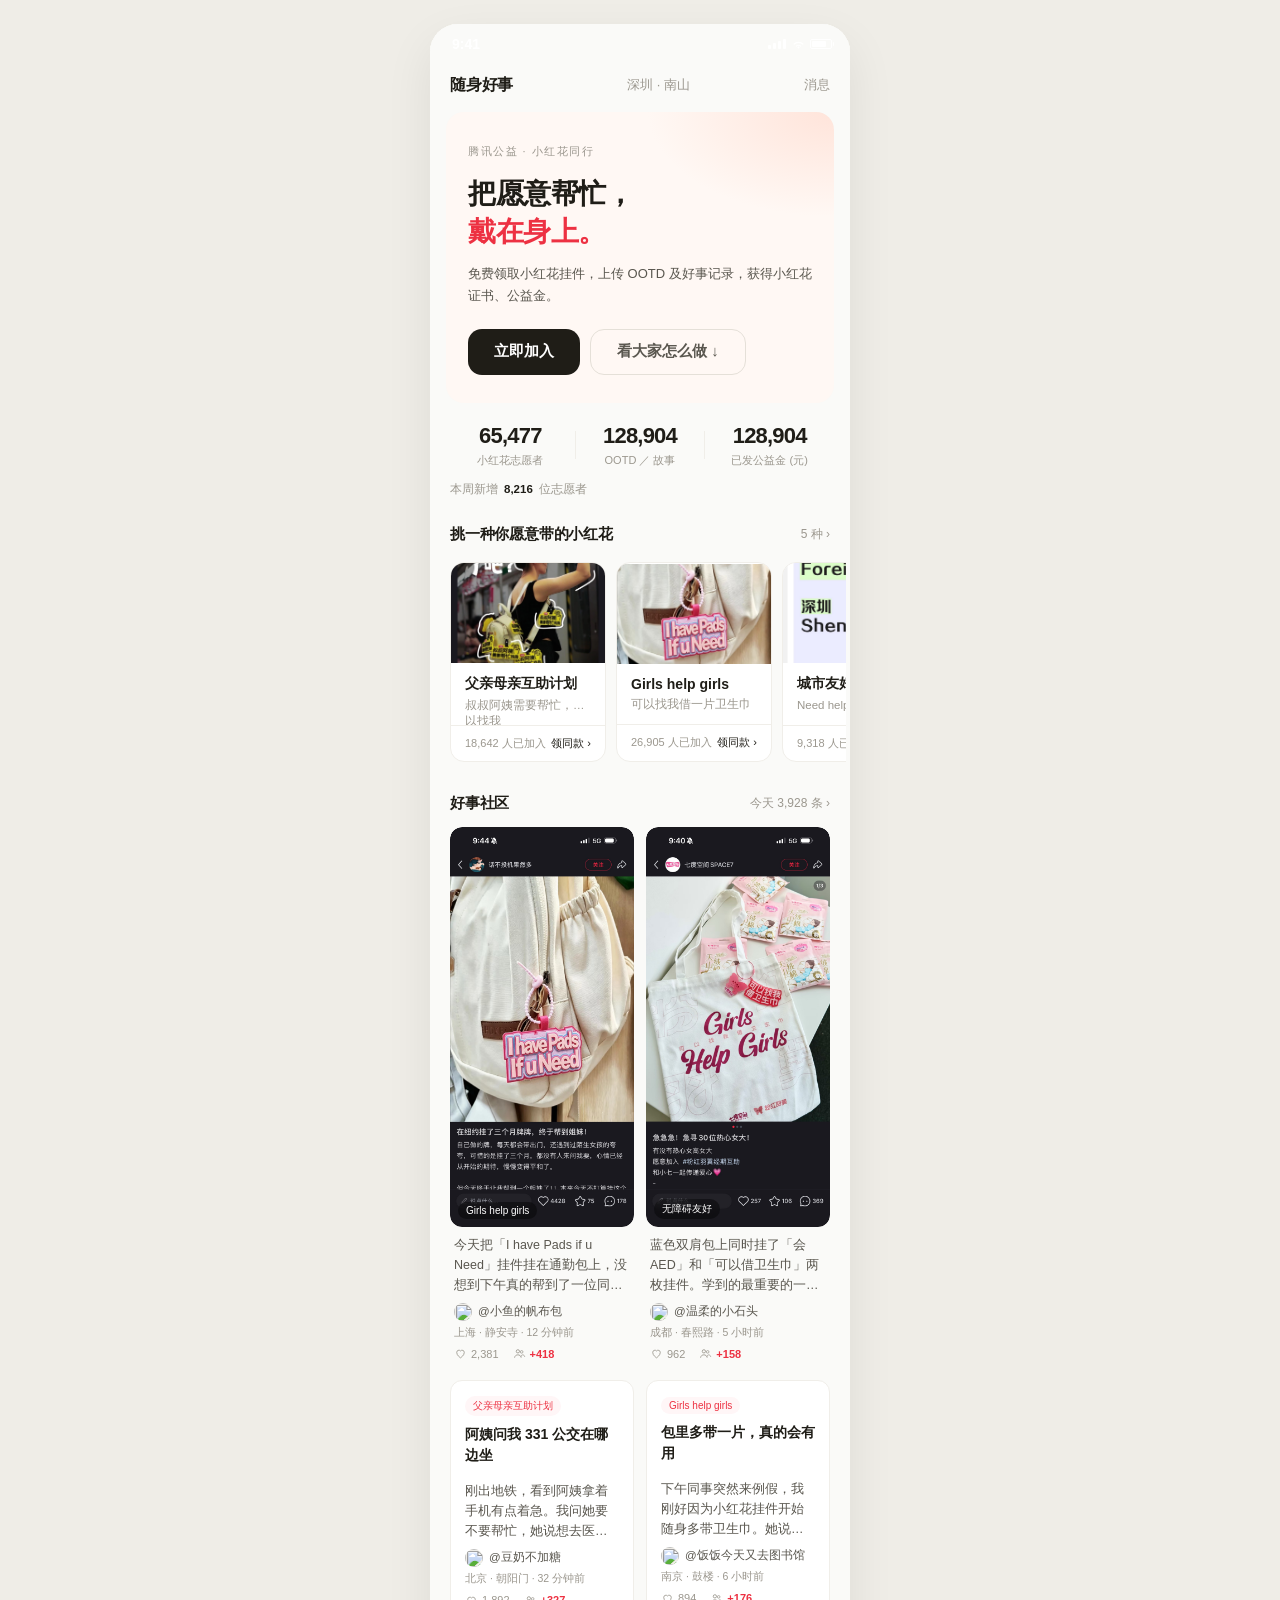
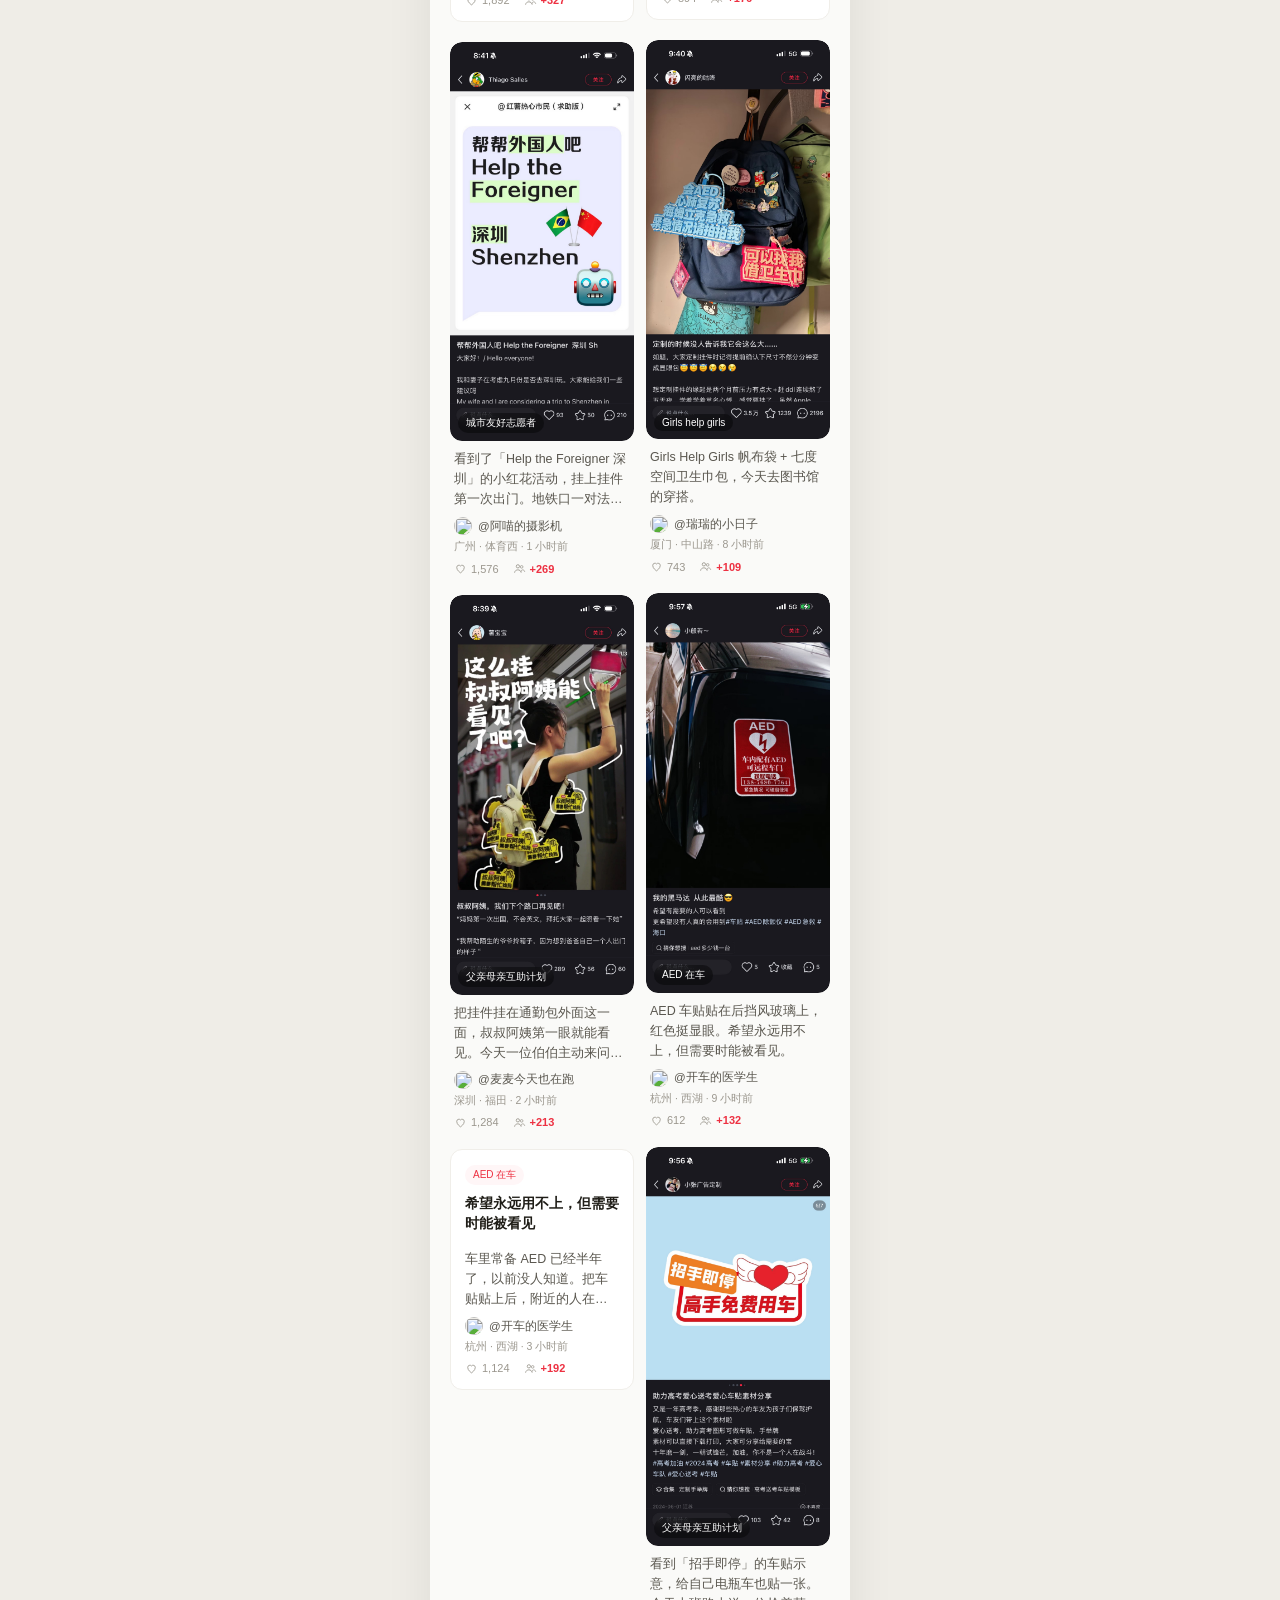
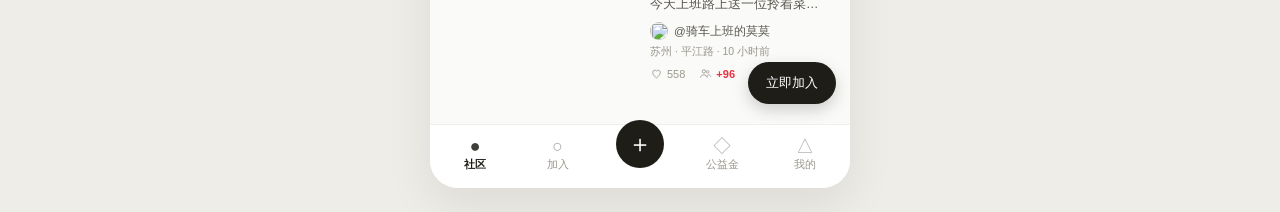
<file: index.html>
<!DOCTYPE html>
<html lang="zh-CN">
  <head>
    <meta charset="UTF-8" />
    <meta name="viewport" content="width=device-width, initial-scale=1.0, viewport-fit=cover, maximum-scale=1, user-scalable=no" />
    <meta name="theme-color" content="#FAFAF8" />
    <meta name="apple-mobile-web-app-capable" content="yes" />
    <meta name="apple-mobile-web-app-status-bar-style" content="default" />
    <title>随身好事 · 小红花同行</title>
    <meta name="description" content="腾讯公益 · 小红花志愿者倡导活动。免费领取小红花挂件，上传 OOTD 及好事记录，获得证书与公益金。" />
    <script type="module" crossorigin src="assets/standalone-BG9DI69L.js"></script>
    <link rel="modulepreload" crossorigin href="assets/global-CMhyKqyP.js">
    <link rel="modulepreload" crossorigin href="assets/Page-B3srGvG8.js">
    <link rel="stylesheet" crossorigin href="assets/global-QYRC3bTD.css">
    <link rel="stylesheet" crossorigin href="assets/Page-De9cpTIY.css">
    <link rel="stylesheet" crossorigin href="assets/standalone-CY6jdjh2.css">
  </head>
  <body>
    <div id="root"></div>
  </body>
</html>
</file>
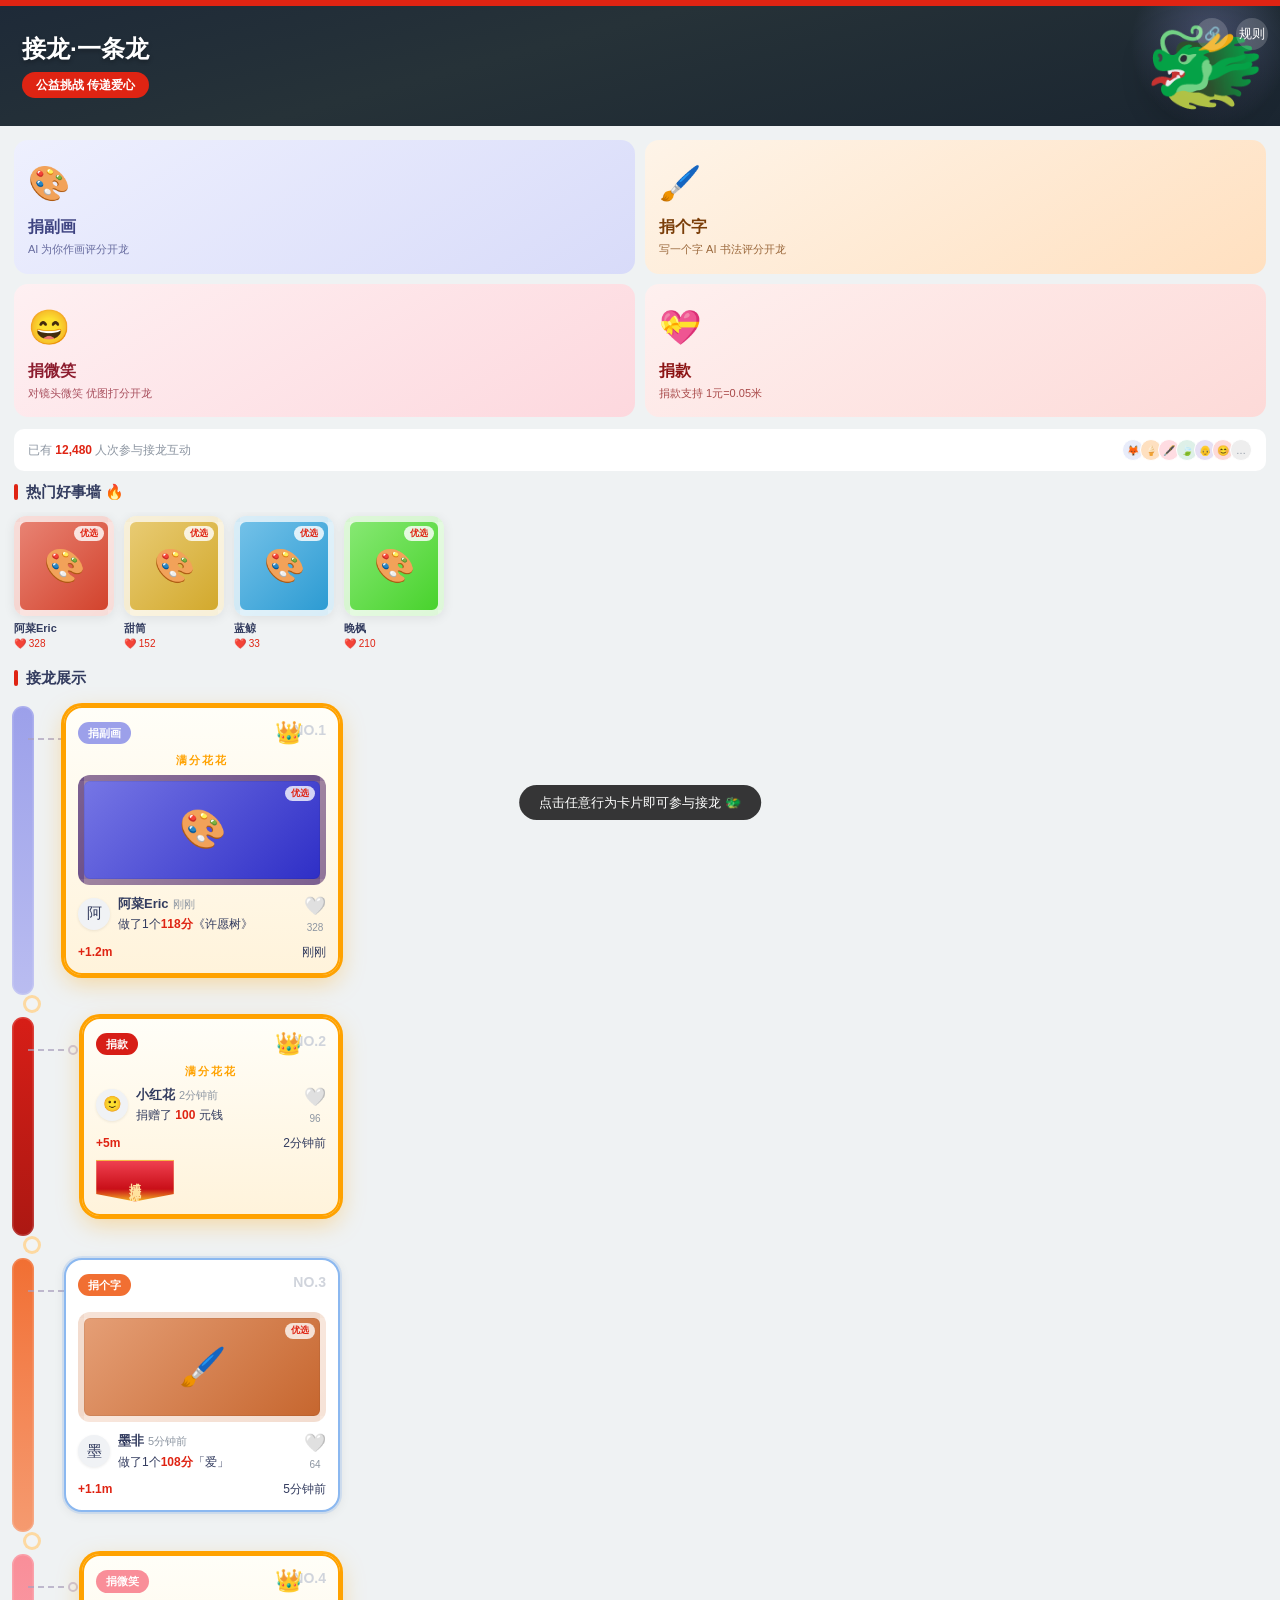
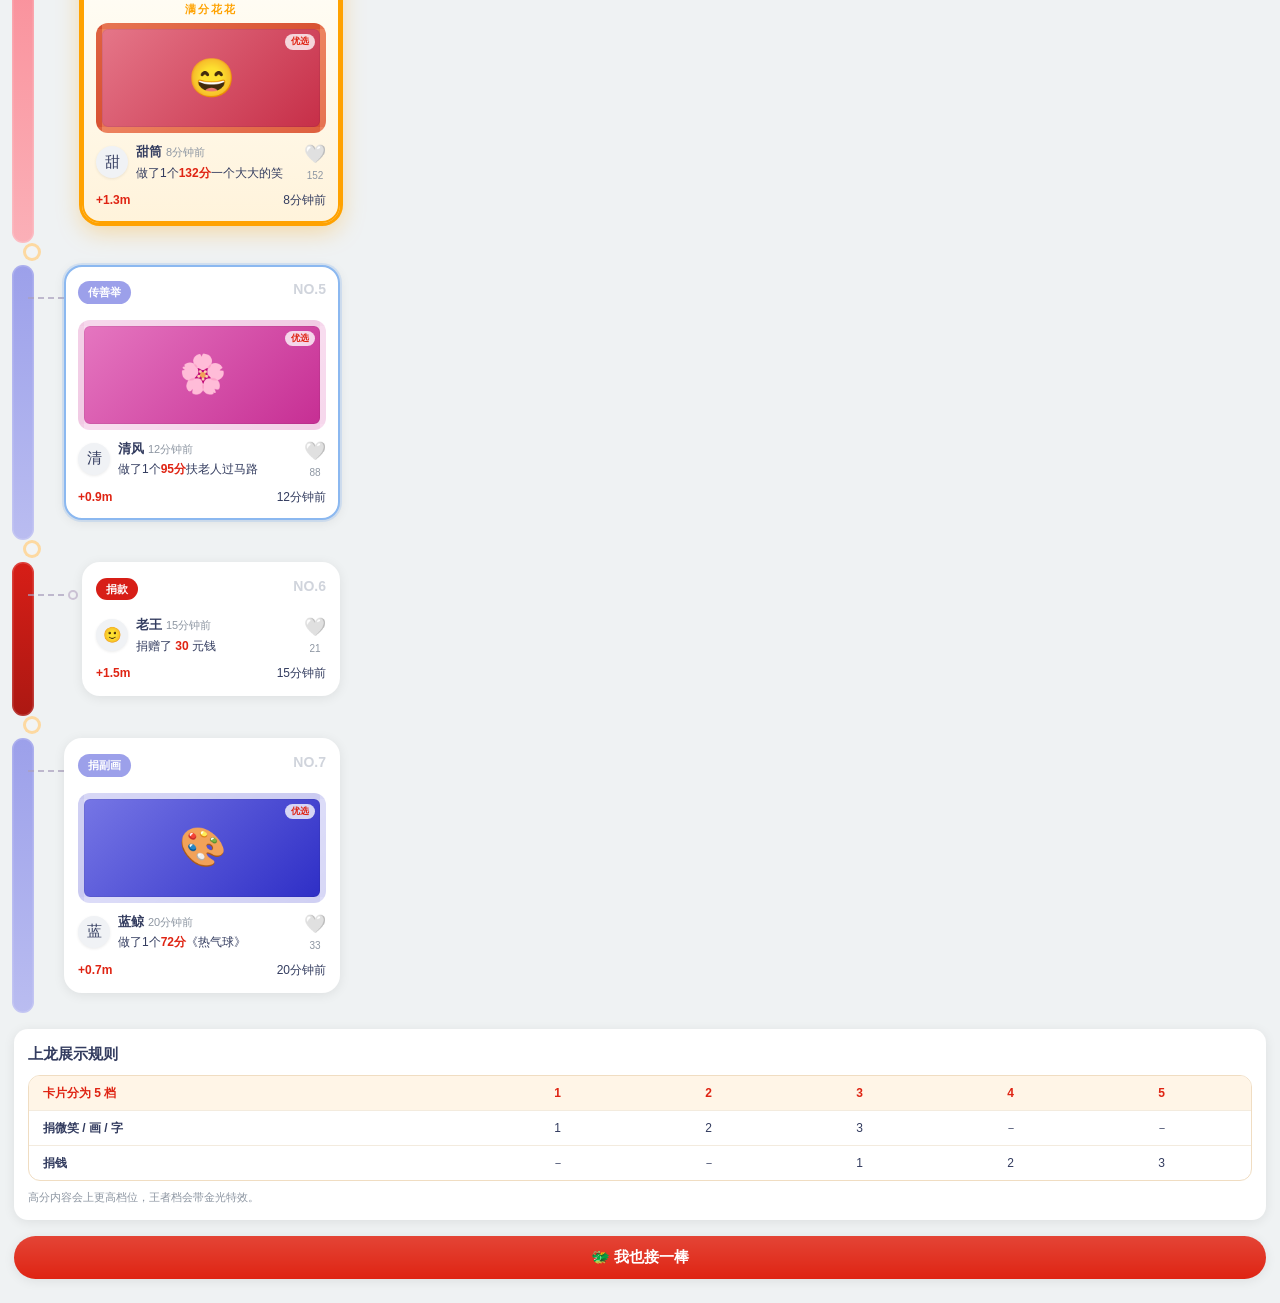
<file: dragon/index.html>
<!DOCTYPE html>
<html lang="zh-CN">
<head>
<meta charset="UTF-8" />
<meta name="viewport" content="width=device-width,initial-scale=1.0,maximum-scale=1.0,user-scalable=no" />
<title>接龙·一条龙</title>
<link rel="stylesheet" href="styles.css" />
</head>
<body>
<div id="app" class="page">

  <!-- 顶部全宽红条 -->
  <div class="top-bar-red"></div>

  <!-- 深色 Banner -->
  <div class="banner">
    <div class="banner-dragon-img">🐲</div>
    <div class="banner-title">接龙·一条龙</div>
    <div class="banner-sub">公益挑战 传递爱心</div>
    <div class="banner-ops">
      <div class="op" data-act="share">🔗</div>
      <div class="op" data-act="rule">规则</div>
    </div>
  </div>

  <!-- 4 色行为入口 -->
  <div class="action-area">
    <div class="action-grid">
      <div class="act-card act-draw" data-act="draw">
        <span class="act-icon">🎨</span>
        <div class="act-label">捐副画</div>
        <div class="act-desc">AI 为你作画评分开龙</div>
      </div>
      <div class="act-card act-calligraphy" data-act="calligraphy">
        <span class="act-icon">🖌️</span>
        <div class="act-label">捐个字</div>
        <div class="act-desc">写一个字 AI 书法评分开龙</div>
      </div>
      <div class="act-card act-smile" data-act="smile">
        <span class="act-icon">😄</span>
        <div class="act-label">捐微笑</div>
        <div class="act-desc">对镜头微笑 优图打分开龙</div>
      </div>
      <div class="act-card act-donate" data-act="donate">
        <span class="act-icon">💝</span>
        <div class="act-label">捐款</div>
        <div class="act-desc">捐款支持 1元=0.05米</div>
      </div>
    </div>

    <!-- 参与人次 -->
    <div class="people-bar">
      <span>已有 <b id="join-count">12,480</b> 人次参与接龙互动</span>
      <div class="av-row" id="av-row"></div>
    </div>
  </div>

  <!-- 热门好事墙 -->
  <div class="section-label">热门好事墙 🔥</div>
  <div class="hot-scroll" id="hot-scroll"></div>

  <!-- 龙身主轴 -->
  <div class="section-label" style="padding-top:6px;">接龙展示</div>
  <div id="dragon-body"></div>

  <!-- 上龙展示规则 -->
  <div class="rule-card">
    <div class="r-title">上龙展示规则</div>
    <div class="tier-board">
      <div class="tier-row head"><span>卡片分为 5 档</span><b>1</b><b>2</b><b>3</b><b>4</b><b>5</b></div>
      <div class="tier-row"><span>捐微笑 / 画 / 字</span><em>1</em><em>2</em><em>3</em><em>－</em><em>－</em></div>
      <div class="tier-row"><span>捐钱</span><em>－</em><em>－</em><em>1</em><em>2</em><em>3</em></div>
    </div>
    <div class="tier-hint">高分内容会上更高档位，王者档会带金光特效。</div>
  </div>

  <!-- CTA -->
  <div class="cta-area">
    <button class="btn block" data-act="join-quick">🐲 我也接一棒</button>
  </div>

  <!-- 规则弹窗 -->
  <div class="rule-overlay" id="rule-overlay">
    <div class="rule-box">
      <div class="icon">🐲</div>
      <div class="title">接龙规则</div>
      <div class="body">
        <p>1. 每位用户可在接龙中选择画画、写字、微笑或捐款参与</p>
        <p>2. 参与接龙后，内容将挂载在龙身上展示</p>
        <p>3. 高分内容会进入更高档位，获得更多曝光</p>
        <p>4. 王者档内容将获得金光特效和专属展示位</p>
        <p>5. 你可以为喜欢的作品点赞，助力它上更高档</p>
      </div>
      <div class="rule-close" data-act="close-rule">✕</div>
    </div>
  </div>

</div>
<script src="data.js"></script>
<script src="app.js"></script>
</body>
</html>
</file>
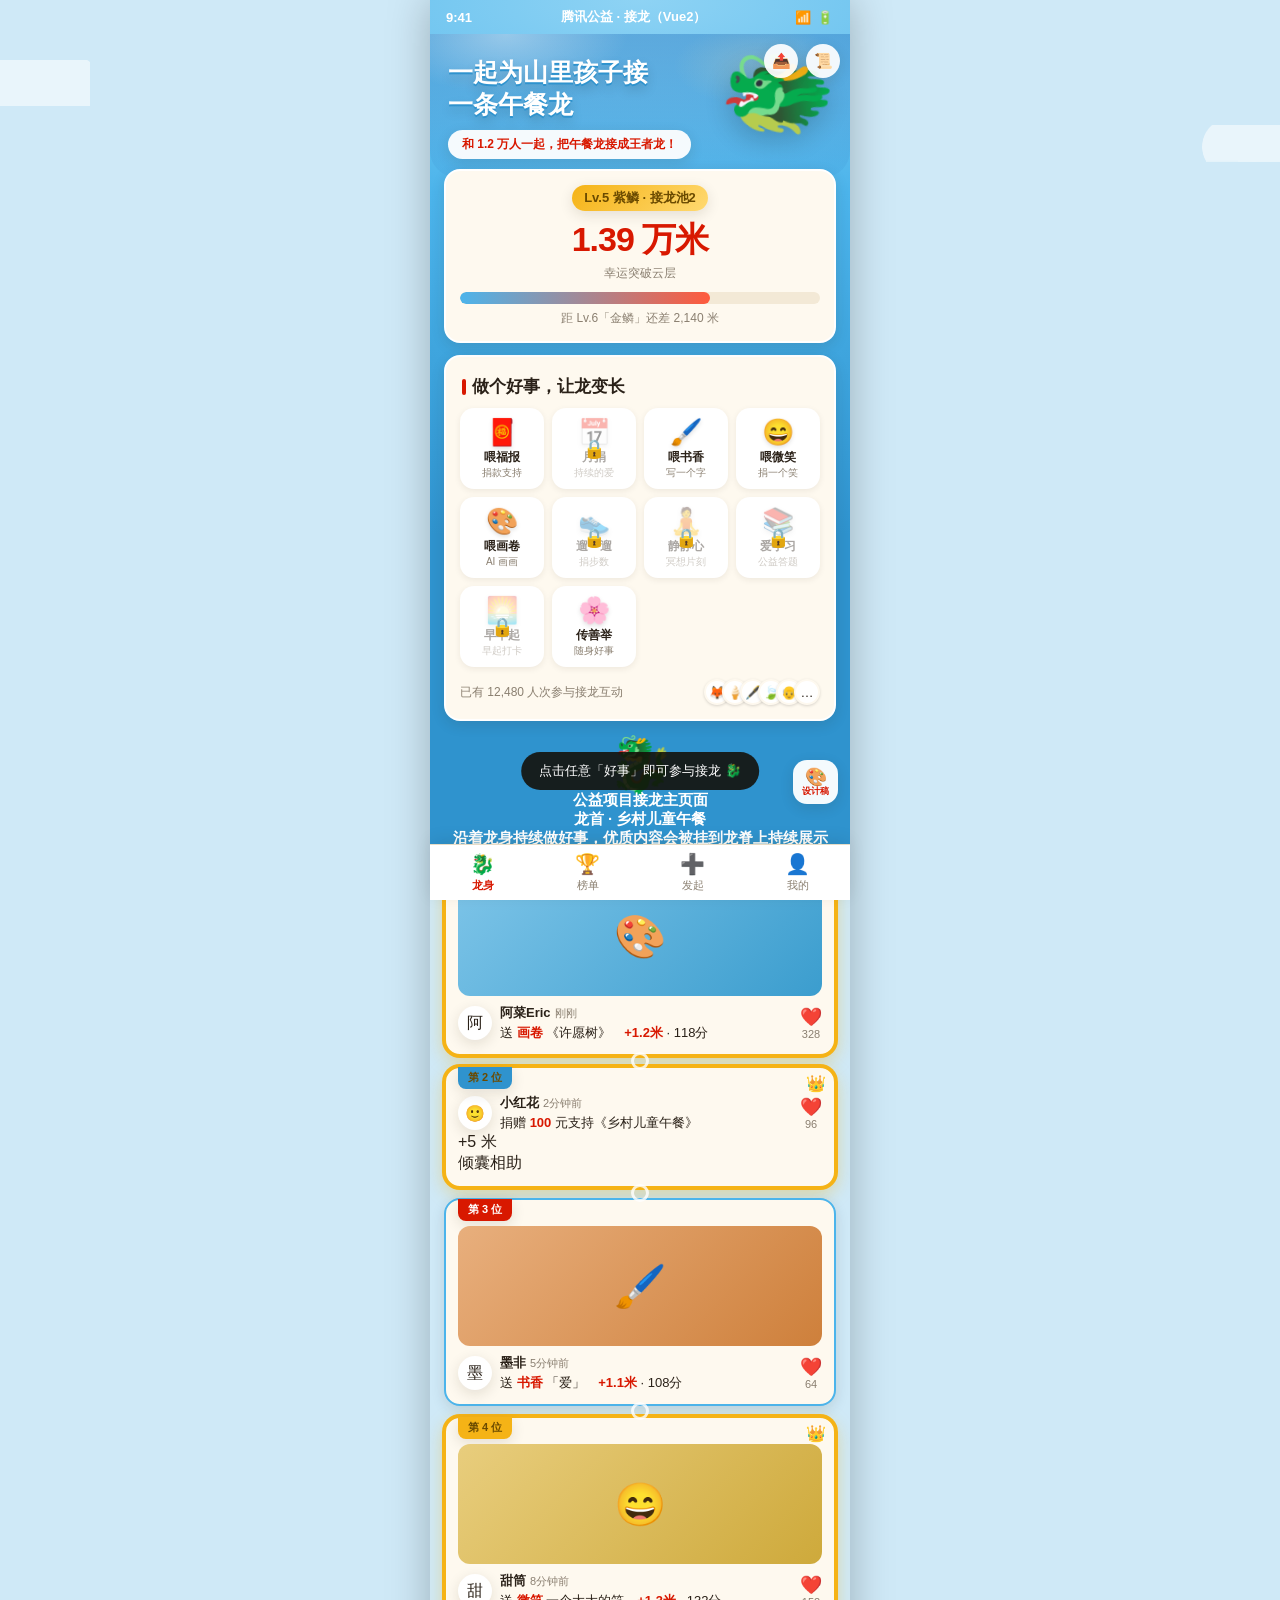
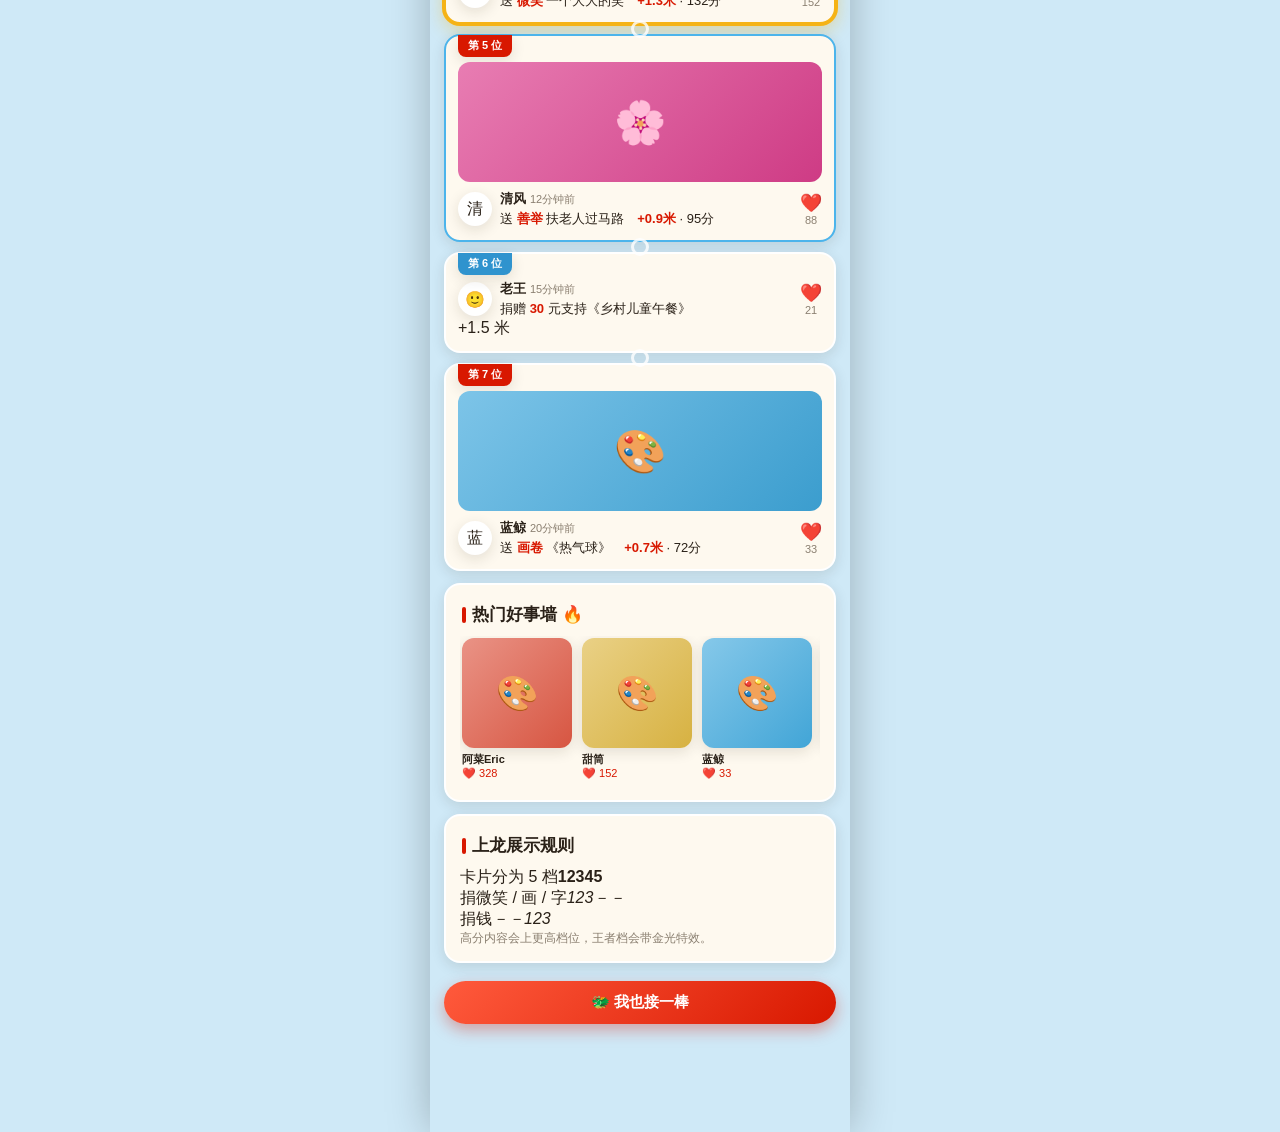
<file: dragon/demo-vue/index.html>
<!DOCTYPE html>
<html lang="zh-CN">
<head>
  <meta charset="UTF-8" />
  <meta name="viewport" content="width=device-width, initial-scale=1, maximum-scale=1, user-scalable=no, viewport-fit=cover" />
  <title>腾讯公益 · 接龙一条龙（Vue2 版）</title>
  <link rel="stylesheet" href="styles.css" />
</head>
<body>
  <div id="app"></div>

  <script src="vendor/vue.min.js"></script>
  <script src="data.js"></script>
  <!-- 组件（对齐历史 solitaire_v2 结构） -->
  <script src="components/DragonMeter.js"></script>
  <script src="components/BehaviorGrid.js"></script>
  <script src="components/HotWall.js"></script>
  <script src="components/DragonList.js"></script>
  <script src="components/RankBoard.js"></script>
  <script src="components/CreatePanel.js"></script>
  <script src="components/Profile.js"></script>
  <script src="components/BehaviorDialog.js"></script>
  <script src="components/BlindBox.js"></script>
  <script src="components/RuleShareDialog.js"></script>
  <script src="components/RefGallery.js"></script>
  <script src="app.js"></script>
</body>
</html>
</file>
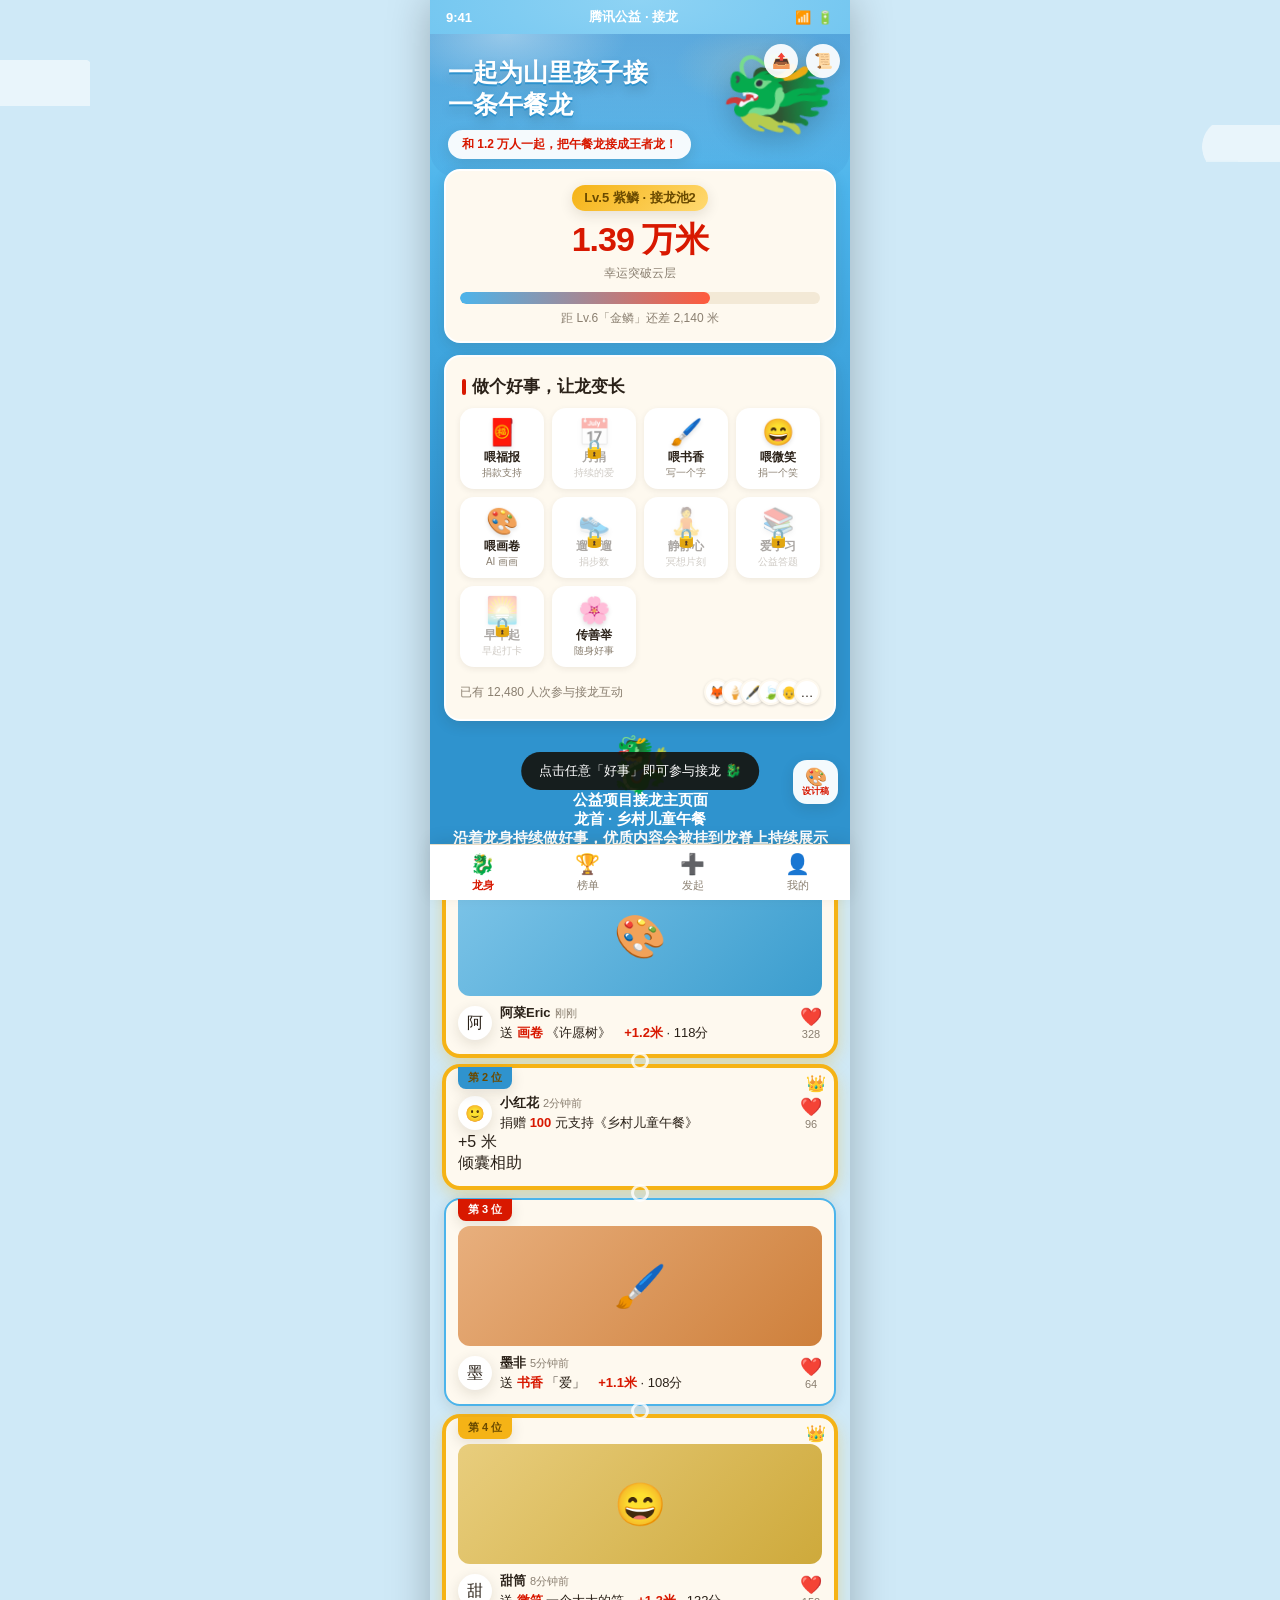
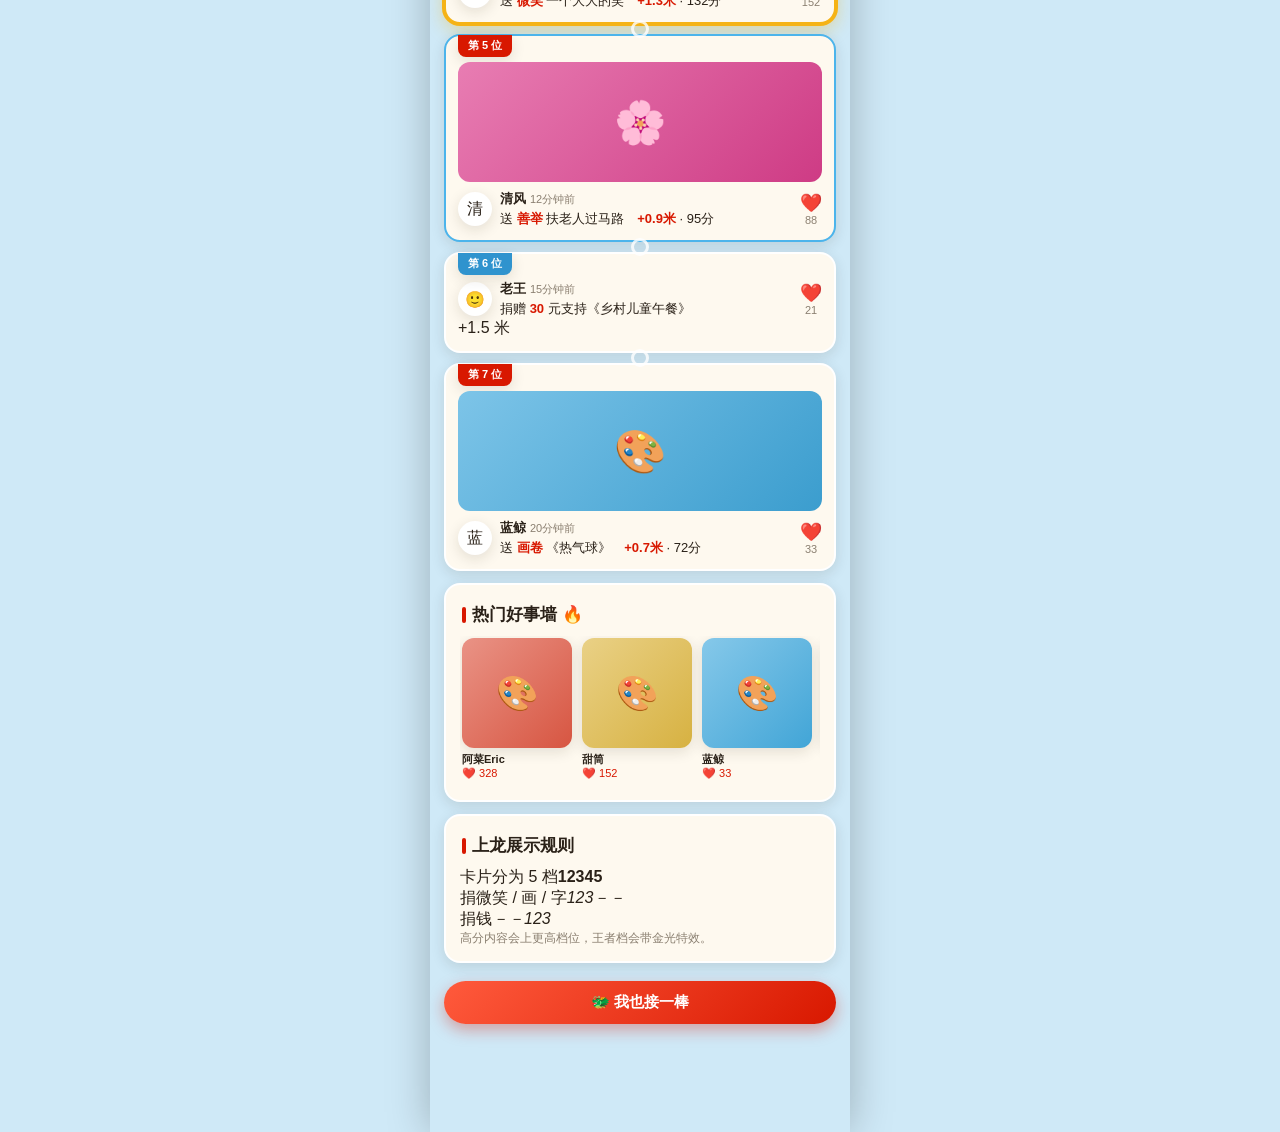
<file: dragon/demo/index.html>
<!DOCTYPE html>
<html lang="zh-CN">
<head>
  <meta charset="UTF-8" />
  <meta name="viewport" content="width=device-width, initial-scale=1, maximum-scale=1, user-scalable=no, viewport-fit=cover" />
  <title>腾讯公益 · 接龙一条龙</title>
  <link rel="stylesheet" href="styles.css" />
</head>
<body>
  <div id="phone">
    <div class="statusbar">
      <span>9:41</span>
      <span>腾讯公益 · 接龙</span>
      <span class="dots">📶 🔋</span>
    </div>

    <!-- ============ 龙身首页 ============ -->
    <section id="view-home" class="view active">
      <div class="banner">
        <div class="ops">
          <button class="op" data-act="share" title="分享">📤</button>
          <button class="op" data-act="rule" title="规则">📜</button>
        </div>
        <div class="title" id="home-title"></div>
        <div class="topword" id="home-topword"></div>
      </div>

      <!-- 龙长度 / 等级 -->
      <div class="card paper-edge dragon-meter" id="meter-card"></div>

      <!-- 行为选择 -->
      <div class="card paper-edge">
        <div class="sec-title"><i class="bar"></i>做个好事，让龙变长</div>
        <div class="behavior-grid" id="behavior-grid"></div>
        <div class="people-row">
          <span class="txt" id="people-txt"></span>
          <div class="avatars" id="avatars"></div>
        </div>
      </div>

      <!-- 龙身 -->
      <div class="dragon-head">
        <div class="scale">🐉</div>
        <div class="head-copy">
          <div class="eyebrow">公益项目接龙主页面</div>
          <div class="name">龙首 · {{head}}</div>
          <div class="sub">沿着龙身持续做好事，优质内容会被挂到龙脊上持续展示</div>
        </div>
      </div>
      <div id="dragon-body"></div>

      <!-- 热画墙 -->
      <div class="card paper-edge compact-card">
        <div class="sec-title"><i class="bar"></i>热门好事墙 🔥</div>
        <div class="hot-scroll" id="hot-scroll"></div>
      </div>

      <div class="card paper-edge dragon-rule-card compact-card">
        <div class="sec-title"><i class="bar"></i>上龙展示规则</div>
        <div class="tier-board">
          <div class="tier-row head"><span>卡片分为 5 档</span><b>1</b><b>2</b><b>3</b><b>4</b><b>5</b></div>
          <div class="tier-row"><span>捐微笑 / 画 / 字</span><em>1</em><em>2</em><em>3</em><em>－</em><em>－</em></div>
          <div class="tier-row"><span>捐钱</span><em>－</em><em>－</em><em>1</em><em>2</em><em>3</em></div>
        </div>
        <div class="muted">高分内容会上更高档位，王者档会带金光特效。</div>
      </div>

      <div style="text-align:center;margin:18px 0;">
        <button class="btn block" data-act="join-quick">🐲 我也接一棒</button>
      </div>
    </section>

    <!-- ============ 榜单 ============ -->
    <section id="view-rank" class="view">
      <div class="banner"><div class="title" style="font-size:20px;">极热接龙榜</div></div>
      <div class="card paper-edge">
        <div class="champ-banner" id="champ-banner"></div>
      </div>
      <div class="rank-tabs" id="rank-tabs"></div>
      <div class="card paper-edge" id="rank-body"></div>
    </section>

    <!-- ============ 发起 ============ -->
    <section id="view-create" class="view">
      <div class="banner"><div class="title" style="font-size:20px;">发起一条龙</div></div>
      <div class="card paper-edge">
        <div class="sec-title"><i class="bar"></i>选择公益项目</div>
        <div class="proj-card">
          <div class="cover">🍱</div>
          <div>
            <div style="font-weight:800;">乡村儿童午餐</div>
            <div class="muted">助学 · 腾讯公益 × 小红花</div>
          </div>
        </div>
      </div>
      <div class="card paper-edge">
        <div class="sec-title"><i class="bar"></i>配置可参与的好事</div>
        <div class="muted" style="margin-bottom:8px;">选择越少行为，单次贡献加成越高（聚焦做深）</div>
        <div class="behavior-grid" id="create-grid"></div>
        <div class="bonus-tip" id="bonus-tip"></div>
      </div>
      <div class="card paper-edge">
        <div class="sec-title"><i class="bar"></i>选择龙的主题色</div>
        <div class="color-pick" id="color-pick"></div>
      </div>
      <div style="text-align:center;margin:18px 0;">
        <button class="btn block" data-act="do-create">🐉 创建接龙并分享</button>
      </div>
    </section>

    <!-- ============ 个人中心 ============ -->
    <section id="view-me" class="view">
      <div class="banner" style="text-align:left;">
        <div class="profile-head">
          <div class="pa" id="me-avatar"></div>
          <div>
            <div class="pn" id="me-name"></div>
            <div class="pm">做好事，会上瘾 ✨</div>
          </div>
        </div>
      </div>
      <div class="card paper-edge">
        <div class="stat-row" id="me-stats"></div>
      </div>
      <div class="card paper-edge">
        <div class="sec-title"><i class="bar"></i>我的称号 & 锦旗</div>
        <div class="badge-wrap" id="me-badges"></div>
      </div>
      <div class="card paper-edge">
        <div class="subtab" id="me-subtab">
          <button class="on" data-mtab="created">我发起的</button>
          <button data-mtab="joined">我参与的</button>
        </div>
        <div id="me-list"></div>
      </div>
      <div style="text-align:center;margin:18px 0;">
        <button class="btn block blue" data-act="open-box">🎁 我的爱心盲盒（<span id="me-box-n"></span>）</button>
      </div>
    </section>

    <!-- ============ 底部 Tab ============ -->
    <nav class="tabbar">
      <button class="tab on" data-tab="home"><span class="ic">🐉</span>龙身</button>
      <button class="tab" data-tab="rank"><span class="ic">🏆</span>榜单</button>
      <button class="tab" data-tab="create"><span class="ic">➕</span>发起</button>
      <button class="tab" data-tab="me"><span class="ic">👤</span>我的</button>
    </nav>
  </div>

  <!-- 视觉参考浮标 -->
  <button id="ref-fab" title="对照原始设计稿">🎨<span>设计稿</span></button>

  <!-- 通用弹层 -->
  <div class="mask" id="mask">
    <div class="sheet" id="sheet"></div>
  </div>

  <!-- 视觉参考全屏画廊 -->
  <div id="ref-gallery">
    <div class="ref-bar">
      <span class="ref-title">原始设计稿 · 视觉参考</span>
      <button class="ref-close" id="ref-close">×</button>
    </div>
    <div class="ref-tabs" id="ref-tabs"></div>
    <div class="ref-scroll" id="ref-scroll"></div>
  </div>

  <div id="toast"></div>

  <script src="data.js"></script>
  <script src="app.js"></script>
</body>
</html>
</file>
<file: assets/global-QYRC3bTD.css>
@font-face{font-family:Gongyi Icons;src:url([data-uri]) format("woff2"),url([data-uri]) format("truetype");font-weight:400;font-style:normal;font-display:block}[class^=gy-icon-],[class*=" gy-icon-"]{font-family:Gongyi Icons!important;speak:never;font-style:normal;font-weight:400;font-variant:normal;text-transform:none;line-height:1;-webkit-font-smoothing:antialiased;-moz-osx-font-smoothing:grayscale}.gy-icon-一起捐:before{content:""}.gy-icon-上:before{content:""}.gy-icon-下:before{content:""}.gy-icon-个人:before{content:""}.gy-icon-主页:before{content:""}.gy-icon-二维码:before{content:""}.gy-icon-企业:before{content:""}.gy-icon-全部:before{content:""}.gy-icon-关于:before{content:""}.gy-icon-关闭:before{content:""}.gy-icon-减少:before{content:""}.gy-icon-分享:before{content:""}.gy-icon-删除:before{content:""}.gy-icon-刷新:before{content:""}.gy-icon-加载:before{content:""}.gy-icon-助学:before{content:""}.gy-icon-勋章:before{content:""}.gy-icon-勾选miss:before{content:""}.gy-icon-勾选off:before{content:""}.gy-icon-勾选on:before{content:""}.gy-icon-医疗:before{content:""}.gy-icon-右:before{content:""}.gy-icon-喜欢:before{content:""}.gy-icon-回复:before{content:""}.gy-icon-回礼:before{content:""}.gy-icon-地图:before{content:""}.gy-icon-增加:before{content:""}.gy-icon-声音:before{content:""}.gy-icon-复制:before{content:""}.gy-icon-奖杯:before{content:""}.gy-icon-女:before{content:""}.gy-icon-定位:before{content:""}.gy-icon-对:before{content:""}.gy-icon-导航:before{content:""}.gy-icon-小红花:before{content:""}.gy-icon-左:before{content:""}.gy-icon-性别:before{content:""}.gy-icon-拍照:before{content:""}.gy-icon-捐款:before{content:""}.gy-icon-捐步:before{content:""}.gy-icon-捐赠:before{content:""}.gy-icon-排行:before{content:""}.gy-icon-搜索:before{content:""}.gy-icon-播放:before{content:""}.gy-icon-收藏:before{content:""}.gy-icon-日历:before{content:""}.gy-icon-时间:before{content:""}.gy-icon-显示:before{content:""}.gy-icon-月捐:before{content:""}.gy-icon-有声:before{content:""}.gy-icon-服务:before{content:""}.gy-icon-来信:before{content:""}.gy-icon-档案:before{content:""}.gy-icon-森林:before{content:""}.gy-icon-残疾人:before{content:""}.gy-icon-点赞:before{content:""}.gy-icon-物流:before{content:""}.gy-icon-生日:before{content:""}.gy-icon-男:before{content:""}.gy-icon-疑问:before{content:""}.gy-icon-等待:before{content:""}.gy-icon-筛选:before{content:""}.gy-icon-编辑:before{content:""}.gy-icon-置顶:before{content:""}.gy-icon-聚焦:before{content:""}.gy-icon-裁切:before{content:""}.gy-icon-解锁:before{content:""}.gy-icon-警示:before{content:""}.gy-icon-订阅:before{content:""}.gy-icon-设置:before{content:""}.gy-icon-资讯:before{content:""}.gy-icon-跳转:before{content:""}.gy-icon-转发:before{content:""}.gy-icon-金额:before{content:""}.gy-icon-链接:before{content:""}.gy-icon-锁定:before{content:""}.gy-icon-错:before{content:""}.gy-icon-隐藏:before{content:""}.gy-icon-静音:before{content:""}.gy-icon-项目:before{content:""}.gy-icon-齿轮:before{content:""}.gy-toast-container{position:fixed;left:50%;transform:translate(-50%);z-index:var(--gy-z-index-toast, 1700);display:flex;flex-direction:column;align-items:center;gap:8px;pointer-events:none}.gy-toast-container--top{top:24px}.gy-toast-container--center{top:50%;transform:translate(-50%,-50%)}.gy-toast-container--bottom{bottom:24px}.gy-toast-wrapper{pointer-events:auto;animation:gy-toast-enter .3s cubic-bezier(0,0,.2,1)}.gy-toast-wrapper--exiting{animation:gy-toast-exit .3s cubic-bezier(0,0,.2,1) forwards}@keyframes gy-toast-enter{0%{opacity:0;transform:scale(.9) translateY(20px)}to{opacity:1;transform:scale(1) translateY(0)}}@keyframes gy-toast-exit{0%{opacity:1;transform:scale(1) translateY(0)}to{opacity:0;transform:scale(.9) translateY(-20px)}}.gy-toast{backdrop-filter:blur(10px);-webkit-backdrop-filter:blur(10px);background-color:#0009;border-radius:12px;color:#fff;font-family:PingFang SC,-apple-system,BlinkMacSystemFont,Segoe UI,sans-serif;display:flex;align-items:center;justify-content:center;position:relative;flex-shrink:0;overflow:hidden}.gy-toast--loading{width:128px;height:128px;flex-direction:column;gap:8px;padding:24px}.gy-toast--loading .gy-toast-icon{margin-bottom:8px}.gy-toast--loading .gy-toast__message{font-size:14px;font-weight:400;line-height:21px;text-align:center;color:#fff}.gy-toast--simple{min-width:92px;max-width:343px;height:56px;padding:14px 16px}.gy-toast--simple .gy-toast__content{display:flex;align-items:center;justify-content:center;width:100%}.gy-toast--simple .gy-toast__message{font-size:16px;font-weight:500;line-height:24px;white-space:nowrap;overflow:hidden;text-overflow:ellipsis;color:#fff}.gy-toast--action{width:343px;height:56px;flex-direction:row;justify-content:space-between;padding:14px 16px;gap:16px}.gy-toast--action .gy-toast__left{display:flex;align-items:center;gap:8px;flex:1;min-width:0}.gy-toast--action .gy-toast__message{font-size:16px;font-weight:500;line-height:24px;color:#fff;white-space:nowrap;overflow:hidden;text-overflow:ellipsis}.gy-toast__action-btn{display:flex;align-items:center;gap:2px;background:transparent;border:none;cursor:pointer;padding:0;color:#fffc;font-family:inherit;transition:color .15s cubic-bezier(0,0,.2,1);flex-shrink:0}.gy-toast__action-btn:hover{color:#fff}.gy-toast__action-btn span{font-size:14px;font-weight:400;line-height:21px;text-align:right}.gy-toast-icon{position:relative;flex-shrink:0;display:flex;align-items:center;justify-content:center}.gy-toast-icon--loading{width:32px;height:32px}.gy-toast-icon--loading svg{width:32px;height:32px;color:#fff}.gy-toast-icon--success{width:24px;height:24px}.gy-toast-icon--success svg{width:24px;height:24px;color:#fff}.gy-toast-spinner{animation:gy-spin 1s linear infinite}@keyframes gy-spin{0%{transform:rotate(0)}to{transform:rotate(360deg)}}.gy-toast__action-btn svg{width:16px;height:16px;flex-shrink:0}.gy-toast__close{position:absolute;top:50%;right:8px;transform:translateY(-50%);background:transparent;border:none;cursor:pointer;padding:2px;width:12px;height:12px;display:flex;align-items:center;justify-content:center;color:#fffc;transition:color .15s cubic-bezier(0,0,.2,1)}.gy-toast__close:hover{color:#fff}.gy-toast__close svg{width:8px;height:8px}@media screen and (max-width: 768px){.gy-toast--action{width:calc(100vw - 24px);max-width:343px}.gy-toast--simple{max-width:calc(100vw - 24px)}}.gy-dialog-backdrop{position:fixed;top:0;right:0;bottom:0;left:0;background-color:#00000080;display:flex;align-items:center;justify-content:center;padding:24px;z-index:1300;animation:gy-dialog-backdrop-enter .15s cubic-bezier(0,0,.2,1)}@keyframes gy-dialog-backdrop-enter{0%{opacity:0}to{opacity:1}}.gy-dialog{width:311px;background-color:#fff;border-radius:16px;box-shadow:0 8px 32px #00000026;max-width:calc(100vw - 48px);position:relative;display:flex;flex-direction:column;z-index:1400;animation:gy-dialog-enter .3s cubic-bezier(0,0,.2,1);overflow:hidden}@keyframes gy-dialog-enter{0%{opacity:0;transform:scale(.95) translateY(10px)}to{opacity:1;transform:scale(1) translateY(0)}}.gy-dialog__close{position:absolute;top:16px;right:16px;background:transparent;border:none;cursor:pointer;padding:4px;width:24px;height:24px;display:flex;align-items:center;justify-content:center;color:#827d76;transition:color .15s cubic-bezier(0,0,.2,1);z-index:1}.gy-dialog__close:hover{color:#232019}.gy-dialog__close svg{width:24px;height:24px}.gy-dialog__content{padding:44px 16px 16px;display:flex;flex-direction:column}.gy-dialog__title{font-size:18px;font-weight:600;font-family:PingFang SC,-apple-system,BlinkMacSystemFont,Segoe UI,sans-serif;line-height:1.5;color:#232019;text-align:center;padding:0 8px}.gy-dialog__description{display:flex;flex-direction:column;gap:8px;margin-top:43px}.gy-dialog__description p{font-size:14px;font-weight:400;font-family:PingFang SC,-apple-system,BlinkMacSystemFont,Segoe UI,sans-serif;line-height:1.5;color:#46433a;text-align:justify;margin:0;padding:0 8px}.gy-dialog__buttons{display:flex;gap:12px;width:100%;margin-top:24px;padding:0 8px}.gy-dialog__button{flex:1;height:40px;border-radius:999px;padding:0;font-size:16px;font-weight:500;font-family:PingFang SC,-apple-system,BlinkMacSystemFont,Segoe UI,sans-serif;cursor:pointer;transition:opacity .15s cubic-bezier(0,0,.2,1);display:flex;align-items:center;justify-content:center;white-space:nowrap}.gy-dialog__button:hover{opacity:.85}.gy-dialog__button:active{opacity:.7}.gy-dialog__button--outline{background-color:#fdecee;color:#ed3142;border:2px solid #ED3142;box-sizing:border-box}.gy-dialog__button--primary{background-color:#ed3142;color:#fff;border:none}.gy-dialog__buttons:has(.gy-dialog__button:only-child){justify-content:center}.gy-dialog__buttons .gy-dialog__button:only-child{max-width:187px}@media screen and (max-width: 375px){.gy-dialog{width:calc(100vw - 48px)}}.gy-button{display:inline-flex;align-items:center;justify-content:center;border:none;cursor:pointer;font-family:var(--gy-font-family, "PingFang SC", "Noto Sans SC", -apple-system, BlinkMacSystemFont, "Segoe UI", Roboto, sans-serif);border-radius:var(--gy-radius-round, 999px);transition:opacity var(--gy-duration-fast, .15s) var(--gy-ease-out, cubic-bezier(0, 0, .2, 1));position:relative;overflow:hidden;white-space:nowrap;-webkit-user-select:none;user-select:none}.gy-button:hover{opacity:var(--gy-opacity-hover, .85)}.gy-button:active{opacity:var(--gy-opacity-active, .7)}.gy-button--large{height:var(--gy-button-height-lg, 46px);min-width:var(--gy-button-min-width-lg, 224px);max-width:var(--gy-button-max-width-lg, 256px);padding:0 var(--gy-spacing-12, 24px);font-size:var(--gy-font-size-body-medium, 16px);font-weight:var(--gy-font-weight-semibold, 700)}.gy-button--large.gy-button--with-subtitle{font-size:var(--gy-font-size-body-small, 14px)}.gy-button--large .gy-button__subtitle{font-size:var(--gy-font-size-mark-medium, 12px)}.gy-button--medium{height:var(--gy-button-height-md, 40px);min-width:var(--gy-button-min-width-md, 185px);padding:0 var(--gy-spacing-8, 16px);font-size:var(--gy-font-size-body-medium, 16px);font-weight:var(--gy-font-weight-semibold, 700)}.gy-button--small{height:var(--gy-button-height-sm, 32px);min-width:var(--gy-button-min-width-sm, 78px);padding:0 var(--gy-spacing-6, 12px);font-size:var(--gy-font-size-mark-medium, 12px);font-weight:var(--gy-font-weight-semibold, 700)}.gy-button--mini{height:var(--gy-button-height-xs, 24px);min-width:var(--gy-button-min-width-xs, 60px);padding:0 var(--gy-spacing-4, 8px);font-size:var(--gy-font-size-mark-small, 10px);font-weight:var(--gy-font-weight-semibold, 700)}.gy-button--primary{background-color:var(--gy-primary, #ED3142);color:var(--gy-primary-foreground, #ffffff)}.gy-button--secondary{background-color:var(--gy-secondary, #FDECEE);color:var(--gy-primary, #ED3142)}.gy-button--outline{background-color:var(--gy-secondary, #FDECEE);color:var(--gy-primary, #ED3142);border:var(--gy-border-width-2, 1px) solid var(--gy-primary, #ED3142)}.gy-button--text{background-color:transparent;color:var(--gy-primary, #ED3142);min-width:auto;padding:0 var(--gy-spacing-2, 4px)}.gy-button--link{background-color:transparent;color:var(--gy-primary, #ED3142);min-width:auto;padding:0;text-decoration:underline}.gy-button--block{width:100%;max-width:none}.gy-button--disabled{opacity:var(--gy-opacity-disabled, .5);cursor:not-allowed}.gy-button--disabled:hover,.gy-button--disabled:active{opacity:var(--gy-opacity-disabled, .5)}.gy-button--loading{cursor:wait}.gy-button--shadow{box-shadow:var(--gy-elevation-md, 0 8px 20px rgba(0, 0, 0, .16))}.gy-button--sub-brand.gy-button--primary{background-color:var(--gy-golden-color-400, #EFCB80);color:var(--gy-golden-color-300, #BE954D)}.gy-button--sub-brand.gy-button--outline{background-color:#be954d1a;color:var(--gy-golden-color-300, #BE954D);border-color:var(--gy-golden-color-300, #BE954D)}.gy-button__icon{display:flex;align-items:center;justify-content:center;margin-right:var(--gy-spacing-2, 4px)}.gy-button--large .gy-button__icon{width:var(--gy-icon-size-xl, 24px);height:var(--gy-icon-size-xl, 24px)}.gy-button--medium .gy-button__icon,.gy-button--small .gy-button__icon{width:var(--gy-icon-size-lg, 16px);height:var(--gy-icon-size-lg, 16px)}.gy-button--mini .gy-button__icon{width:var(--gy-icon-size-md, 12px);height:var(--gy-icon-size-md, 12px)}.gy-button__content{display:flex;flex-direction:column;align-items:center}.gy-button__text{line-height:var(--gy-line-height-tight, 1.25)}.gy-button--with-subtitle .gy-button__content{gap:var(--gy-spacing-1, 2px)}.gy-button__subtitle{font-size:var(--gy-font-size-mark-small, 10px);font-weight:var(--gy-font-weight-normal, 400);opacity:1}.gy-button__spinner{width:var(--gy-icon-size-md, 12px);height:var(--gy-icon-size-md, 12px);border:1px solid currentColor;border-top-color:transparent;border-radius:50%;animation:gy-button-spin var(--gy-duration-slow, 1s) linear infinite}@keyframes gy-button-spin{to{transform:rotate(360deg)}}.gy-button-group{display:flex;flex-direction:column;gap:var(--gy-spacing-4, 8px)}.gy-button-group__buttons{display:flex;gap:var(--gy-spacing-4, 8px);width:100%}.gy-button-group--horizontal .gy-button-group__buttons{flex-direction:row}.gy-button-group--horizontal .gy-button{flex:1;min-width:0}.gy-button-group--vertical .gy-button-group__buttons{flex-direction:column}.gy-button-group__helper{display:flex;align-items:center;justify-content:center;gap:var(--gy-spacing-1, 2px);font-size:var(--gy-font-size-mark-medium, 12px);font-weight:var(--gy-font-weight-normal, 400);font-family:var(--gy-font-family, "PingFang SC", "Noto Sans SC", -apple-system, BlinkMacSystemFont, "Segoe UI", Roboto, sans-serif);color:var(--gy-foreground, #232019);opacity:.7}.gy-button-group__helper--clickable{cursor:pointer;transition:opacity var(--gy-duration-fast, .15s) var(--gy-ease-out)}.gy-button-group__helper--clickable:hover{opacity:1}.gy-button-group__helper svg{width:var(--gy-icon-size-md, 12px);height:var(--gy-icon-size-md, 12px)}.gy-icon-button{display:flex;flex-direction:column;align-items:center;justify-content:center;gap:var(--gy-spacing-1, 2px);background:transparent;border:none;cursor:pointer;padding:var(--gy-spacing-2, 4px);font-family:var(--gy-font-family, "PingFang SC", "Noto Sans SC", -apple-system, BlinkMacSystemFont, "Segoe UI", Roboto, sans-serif);transition:opacity var(--gy-duration-fast, .15s) var(--gy-ease-out)}.gy-icon-button:hover{opacity:var(--gy-opacity-hover, .85)}.gy-icon-button__icon{display:flex;align-items:center;justify-content:center}.gy-icon-button--small .gy-icon-button__icon{width:var(--gy-icon-size-lg, 16px);height:var(--gy-icon-size-lg, 16px)}.gy-icon-button--medium .gy-icon-button__icon{width:var(--gy-icon-size-xl, 24px);height:var(--gy-icon-size-xl, 24px)}.gy-icon-button--large .gy-icon-button__icon{width:32px;height:32px}.gy-icon-button__label{font-size:var(--gy-text-base, 10px);font-weight:var(--gy-font-weight-normal, 400);color:var(--gy-muted-foreground, #827D76);text-align:center}.gy-icon-button--active .gy-icon-button__label{color:var(--gy-primary, #ED3142)}.gy-text-button{display:inline-flex;align-items:center;gap:var(--gy-spacing-1, 2px);background:transparent;border:none;cursor:pointer;padding:0;font-family:var(--gy-font-family, "PingFang SC", "Noto Sans SC", -apple-system, BlinkMacSystemFont, "Segoe UI", Roboto, sans-serif);font-size:var(--gy-text-sm, 7px);font-weight:var(--gy-font-weight-normal, 400);color:var(--gy-primary, #ED3142);transition:opacity var(--gy-duration-fast, .15s) var(--gy-ease-out)}.gy-text-button:hover{opacity:var(--gy-opacity-hover, .85)}.gy-text-button__icon{display:flex;align-items:center;justify-content:center;width:var(--gy-icon-size-sm, 8px);height:var(--gy-icon-size-sm, 8px)}.gy-text-button--link{color:var(--gy-blue-color-400, #5AB1FF);text-decoration:none}.gy-floating-button{position:fixed;display:flex;flex-direction:column;align-items:center;justify-content:center;gap:var(--gy-spacing-2, 4px);background:var(--gy-card, #ffffff);border:none;border-radius:var(--gy-radius-lg, 6px);box-shadow:var(--gy-elevation-lg, 0 6px 16px rgba(0, 0, 0, .2));cursor:pointer;padding:var(--gy-spacing-3, 6px);z-index:var(--gy-z-index-fixed, 1200);transition:transform var(--gy-duration-fast, .15s) var(--gy-ease-out),box-shadow var(--gy-duration-fast, .15s) var(--gy-ease-out)}.gy-floating-button:hover{transform:translateY(-1px);box-shadow:var(--gy-elevation-xl, 0 10px 24px rgba(0, 0, 0, .24))}.gy-floating-button:active{transform:translateY(0)}.gy-floating-button__icon{display:flex;align-items:center;justify-content:center;width:var(--gy-icon-size-xl, 24px);height:var(--gy-icon-size-xl, 24px);color:var(--gy-primary, #ED3142)}.gy-floating-button__label{font-size:var(--gy-text-xs, 6px);font-weight:var(--gy-font-weight-normal, 400);font-family:var(--gy-font-family, "PingFang SC", "Noto Sans SC", -apple-system, BlinkMacSystemFont, "Segoe UI", Roboto, sans-serif);color:var(--gy-foreground, #232019)}.gy-floating-button--filled{background:var(--gy-primary, #ED3142)}.gy-floating-button--filled .gy-floating-button__icon,.gy-floating-button--filled .gy-floating-button__label{color:var(--gy-primary-foreground, #ffffff)}.gy-floating-button--with-label{padding:var(--gy-spacing-3, 6px) var(--gy-spacing-4, 8px);border-radius:var(--gy-radius-round, 999px);flex-direction:row}.gy-button-container{display:flex;flex-direction:column;align-items:center;gap:var(--gy-spacing-4, 8px);padding:var(--gy-spacing-8, 16px) var(--gy-spacing-6, 12px);background-color:var(--gy-card, #ffffff)}.gy-button-container--gradient{background:linear-gradient(180deg,rgba(255,255,255,0) 0%,var(--gy-card, #ffffff) 100%)}.gy-progress-bar{position:relative;width:100%;border-radius:999px;background-color:var(--gy-bg-color-page, #F2F2F2);box-sizing:border-box;display:flex;align-items:center}.gy-progress-bar--small{height:14px;padding:1px}.gy-progress-bar--small .gy-progress-bar__bar{height:12px;border-radius:8px}.gy-progress-bar--small .gy-progress-bar__label{font-size:10px;line-height:12px;padding-right:4px}.gy-progress-bar--large{height:24px;padding:2px}.gy-progress-bar--large .gy-progress-bar__bar{height:20px;border-radius:16px}.gy-progress-bar--large .gy-progress-bar__label{font-size:12px;line-height:20px;padding-right:6px}.gy-progress-bar__bar{position:relative;background:linear-gradient(315deg,#ed3142,#f9bdc3);transition:width .3s ease-out;overflow:visible}.gy-progress-bar--small .gy-progress-bar__bar{min-width:36px}.gy-progress-bar--large .gy-progress-bar__bar{min-width:44px}.gy-progress-bar__label{position:absolute;right:0;top:50%;transform:translateY(-50%);font-family:PingFang SC,-apple-system,BlinkMacSystemFont,sans-serif;font-weight:600;text-align:right;white-space:nowrap;background:var(--gy-bg-color-container, white);-webkit-background-clip:text;background-clip:text;color:transparent}.gy-progress-bar--empty .gy-progress-bar__label{position:relative;top:auto;transform:none;background:var(--gy-text-color-secondary, #46433A);-webkit-background-clip:text;background-clip:text;color:transparent}.gy-progress-bar--small.gy-progress-bar--empty .gy-progress-bar__label{padding-left:4px;font-size:10px;line-height:12px;height:12px}.gy-progress-bar--large.gy-progress-bar--empty .gy-progress-bar__label{padding-left:8px;font-size:12px;line-height:20px;height:20px}.gy-progress-bar--disabled .gy-progress-bar__bar{background:var(--gy-text-color-disable, #B0B1B0)}[data-theme=dark] .gy-progress-bar{background-color:var(--gy-bg-color-page, rgba(255, 255, 255, .1))}.gy-circle-progress{position:relative;display:flex;align-items:center;justify-content:center;background:var(--gy-bg-color-container, white)}.gy-circle-progress--large{width:72px;height:72px}.gy-circle-progress--large .gy-circle-progress__label{font-size:20px;line-height:1}.gy-circle-progress--small{width:56px;height:56px}.gy-circle-progress--small .gy-circle-progress__label{font-size:16px;line-height:1}.gy-circle-progress__svg{position:absolute;top:0;left:0;width:100%;height:100%;transform:rotate(-90deg)}.gy-circle-progress__track{fill:none;stroke:var(--gy-component-stroke-default, #BFBFBF);stroke-width:6}.gy-circle-progress__fill{fill:none;stroke:url(#progressGradient);stroke-width:6;stroke-linecap:round;transition:stroke-dashoffset .3s ease-out}.gy-circle-progress__label{position:relative;z-index:1;font-family:TCloudNumber,TCloud Number,PingFang SC,-apple-system,BlinkMacSystemFont,sans-serif;font-weight:400;color:var(--gy-text-color-primary, #232019)}.gy-circle-progress--disabled .gy-circle-progress__fill{stroke:var(--gy-text-color-disable, #B0B1B0)}.gy-circle-progress--disabled .gy-circle-progress__label{color:var(--gy-text-color-disable, #B0B1B0)}.gy-data-display{display:flex;flex-direction:column;font-family:PingFang SC,-apple-system,BlinkMacSystemFont,sans-serif}.gy-data-display--result{align-items:flex-start;gap:4px}.gy-data-display--result .gy-data-display__label{font-size:var(--gy-font-size-body-small, 14px);line-height:var(--gy-line-height-body-small, 21px);color:var(--gy-text-color-secondary, #46433A);font-weight:400}.gy-data-display--result .gy-data-display__value{display:flex;align-items:baseline;gap:2px}.gy-data-display--result .gy-data-display__number{font-family:TCloudNumber,TCloud Number,-apple-system,BlinkMacSystemFont,sans-serif;font-size:var(--gy-font-size-number-medium, 24px);line-height:var(--gy-line-height-number-medium, 36px);color:var(--gy-text-color-primary, #232019);font-weight:400}.gy-data-display--result .gy-data-display__unit{font-size:var(--gy-font-size-body-small, 14px);line-height:var(--gy-line-height-body-small, 21px);color:var(--gy-text-color-primary, #232019);font-weight:400}.gy-data-display--result.gy-data-display--large .gy-data-display__number{font-size:var(--gy-font-size-number-large, 32px);line-height:var(--gy-line-height-number-large, 48px)}.gy-data-display--result.gy-data-display--small .gy-data-display__number{font-size:var(--gy-font-size-number-small, 20px);line-height:var(--gy-line-height-number-small, 30px)}.gy-data-display--inline{flex-direction:row;align-items:baseline;gap:0}.gy-data-display--inline .gy-data-display__label{font-size:var(--gy-font-size-body-small, 14px);line-height:var(--gy-line-height-body-small, 21px);color:var(--gy-text-color-secondary, #46433A);font-weight:400}.gy-data-display--inline .gy-data-display__value{display:flex;align-items:baseline;margin-left:4px}.gy-data-display--inline .gy-data-display__number{font-family:PingFang SC,-apple-system,BlinkMacSystemFont,sans-serif;font-size:var(--gy-font-size-body-small, 14px);line-height:var(--gy-line-height-body-small, 21px);color:var(--gy-text-color-secondary, #46433A);font-weight:400}.gy-data-display--inline .gy-data-display__unit{font-size:var(--gy-font-size-body-small, 14px);line-height:var(--gy-line-height-body-small, 21px);color:var(--gy-text-color-secondary, #46433A);font-weight:400;margin-left:4px}.gy-data-table{display:flex;flex-direction:column;gap:12px;background:var(--gy-bg-color-container, white);padding:16px;font-family:PingFang SC,-apple-system,BlinkMacSystemFont,sans-serif}.gy-data-table__header{font-size:var(--gy-font-size-body-medium, 16px);line-height:var(--gy-line-height-body-medium, 24px);color:var(--gy-text-color-primary, #232019);font-weight:400;margin-bottom:4px}.gy-data-table__row{display:flex;justify-content:space-between;align-items:baseline;gap:16px}.gy-data-table__label{font-size:var(--gy-font-size-body-medium, 16px);line-height:var(--gy-line-height-body-medium, 24px);color:var(--gy-text-color-secondary, #46433A);font-weight:400;text-align:left;flex-shrink:0}.gy-data-table__value{font-size:var(--gy-font-size-body-medium, 16px);line-height:var(--gy-line-height-body-medium, 24px);color:var(--gy-text-color-primary, #232019);font-weight:600;text-align:right;font-family:PingFang SC,-apple-system,BlinkMacSystemFont,sans-serif}.gy-data-table--with-progress{display:flex;flex-direction:row;align-items:center;gap:16px;padding:16px}.gy-data-table__progress{flex-shrink:0}.gy-data-table__content{flex:1;display:flex;flex-direction:column;gap:8px}.gy-data-table__content .gy-data-table__row{display:flex;justify-content:space-between;align-items:baseline}.gy-data-group{display:flex;gap:24px;flex-wrap:wrap}.gy-data-group--vertical{flex-direction:column;gap:16px}.gy-navbar{position:fixed;top:0;left:0;right:0;z-index:var(--gy-z-index-fixed, 1200);transition:background-color var(--gy-duration-normal, .3s) var(--gy-ease-out)}.gy-navbar--with-bg{-webkit-backdrop-filter:blur(var(--gy-blur-md, 10px));backdrop-filter:blur(var(--gy-blur-md, 10px))}.gy-navbar__status-bar{height:40px}.gy-navbar__content{display:flex;align-items:center;justify-content:space-between;height:45px;padding:0 16px}.gy-navbar__left{display:flex;align-items:center;justify-content:flex-start;min-width:77px;cursor:pointer}.gy-navbar__left svg{width:24px;height:24px}.gy-navbar__center{flex:1;display:flex;align-items:center;justify-content:center;overflow:hidden}.gy-navbar__title{font-family:PingFang SC,sans-serif;font-size:16px;font-weight:600;text-align:center;white-space:nowrap;overflow:hidden;text-overflow:ellipsis;max-width:10em}.gy-navbar__right{display:flex;align-items:center;justify-content:flex-end;min-width:87px}.gy-navbar__right>div{cursor:pointer}.gy-navbar__capsule{display:flex;align-items:center;justify-content:center;height:32px;width:87px;padding:0;border-radius:16px;border:1px solid rgba(0,0,0,.08);background:#fff9;box-sizing:border-box}.gy-navbar__capsule-divider{width:1px;height:18px;background:#0003;flex-shrink:0}.gy-navbar__capsule-icon{flex-shrink:0}.gy-navbar__capsule-more,.gy-navbar__capsule-close{margin:0 10px}.gy-navbar--light .gy-navbar__title{color:var(--gy-text-color-primary, #232019)}.gy-navbar--light.gy-navbar--with-bg{background-color:#fffffff2}.gy-navbar--dark .gy-navbar__title{color:#fff}.gy-navbar--dark.gy-navbar--with-bg{background-color:#000c}.gy-navbar-search{display:flex;align-items:center;width:180px;height:32px;padding:0 4px;border-radius:999px;cursor:pointer;gap:4px;transition:background-color var(--gy-duration-fast) var(--gy-ease-out)}.gy-navbar-search--light{background:var(--gy-bg-color-container, white);outline:1px solid rgba(255,255,255,.8);outline-offset:-1px;-webkit-backdrop-filter:blur(10px);backdrop-filter:blur(10px)}.gy-navbar-search--dark{background:#ffffff26;outline:1px solid rgba(255,255,255,.3);outline-offset:-1px;-webkit-backdrop-filter:blur(10px);backdrop-filter:blur(10px)}.gy-navbar-search:active{opacity:var(--gy-opacity-active, .7)}.gy-navbar-search__icon{flex-shrink:0;width:24px;height:24px}.gy-navbar-search__placeholder{font-family:PingFang SC,sans-serif;font-size:14px;font-weight:400;white-space:nowrap;overflow:hidden;text-overflow:ellipsis}.gy-navbar-search--light .gy-navbar-search__placeholder{color:var(--gy-text-color-secondary, #46433A)}.gy-navbar-search--dark .gy-navbar-search__placeholder{color:#ffffffb3}.gy-navbar--operational .gy-navbar__left{min-width:auto}.gy-navbar--operational .gy-navbar__content{padding:0 16px;gap:4px}.gy-navbar--functional .gy-navbar__content{padding:0 16px}@media screen and (max-width: 375px){.gy-navbar__content{padding:0 12px}.gy-navbar__left{min-width:60px}.gy-navbar__right{min-width:70px}.gy-navbar-search{width:150px}}@supports (padding-top: env(safe-area-inset-top)){.gy-navbar__status-bar{height:calc(40px + env(safe-area-inset-top));padding-top:env(safe-area-inset-top)}}.gy-section-title{display:flex;align-items:flex-start;justify-content:space-between;width:100%;padding:12px 16px;background:var(--gy-bg-color-container, white);box-sizing:border-box}.gy-section-title__left{flex:1;min-width:0;display:flex;flex-direction:column;gap:4px}.gy-section-title__main{display:flex;align-items:center;gap:4px}.gy-section-title__text{margin:0;font-family:PingFang SC,-apple-system,BlinkMacSystemFont,sans-serif;color:var(--gy-text-color-primary, #232019);line-height:1.5}.gy-section-title--primary .gy-section-title__text{font-size:18px;font-weight:600;line-height:27px}.gy-section-title--primary{min-height:51px}.gy-section-title--primary.gy-section-title--with-subtitle{min-height:76px}.gy-section-title--secondary .gy-section-title__text{font-size:16px;font-weight:500;line-height:24px}.gy-section-title--secondary{min-height:48px}.gy-section-title--secondary.gy-section-title--with-subtitle{min-height:73px}.gy-section-title__subtitle{margin:0;font-family:PingFang SC,-apple-system,BlinkMacSystemFont,sans-serif;font-size:14px;font-weight:400;line-height:21px;color:var(--gy-text-color-secondary, #46433A);display:-webkit-box;-webkit-line-clamp:2;-webkit-box-orient:vertical;overflow:hidden;text-overflow:ellipsis}.gy-section-title__right{display:flex;align-items:center;gap:4px;flex-shrink:0;margin-top:3px}.gy-section-title__right--clickable{cursor:pointer;transition:opacity var(--gy-duration-fast, .15s) ease-out}.gy-section-title__right--clickable:hover{opacity:.85}.gy-section-title__right--clickable:active{opacity:.7}.gy-section-title__extra{font-family:PingFang SC,-apple-system,BlinkMacSystemFont,sans-serif;font-size:14px;font-weight:400;line-height:21px;color:var(--gy-text-color-secondary, #46433A);text-align:right}.gy-section-title__arrow{display:flex;align-items:center;justify-content:center;color:var(--gy-text-color-secondary, #46433A)}.gy-section-title__arrow svg{width:16px;height:16px}.gy-section-title--filterable .gy-section-title__filter-icon{display:flex;align-items:center;justify-content:center;color:var(--gy-text-color-secondary, #46433A);cursor:pointer;padding:2px;margin-left:2px;transition:transform var(--gy-duration-fast, .15s) ease-out}.gy-section-title--filterable .gy-section-title__filter-icon:hover{opacity:.85}.gy-section-title--filterable .gy-section-title__filter-icon svg{width:16px;height:16px}.gy-title-button{display:inline-flex;align-items:center;justify-content:center;height:24px;padding:0 12px;border-radius:var(--gy-radius-round, 999px);font-family:PingFang SC,-apple-system,BlinkMacSystemFont,sans-serif;font-size:12px;font-weight:600;cursor:pointer;transition:opacity var(--gy-duration-fast, .15s) ease-out;border:none;outline:none}.gy-title-button:hover{opacity:.85}.gy-title-button:active{opacity:.7}.gy-title-button--outline{background:var(--gy-red-color-100, #FDECEE);color:var(--gy-red-color-500, #ED3142);border:1px solid var(--gy-red-color-500, #ED3142)}.gy-title-button--primary{background:var(--gy-red-color-500, #ED3142);color:#fff}.gy-section-title--secondary .gy-section-title__right{margin-top:2px}.gy-collapse{width:100%;background:var(--gy-bg-color-container, #ffffff)}.gy-collapse__content{overflow:hidden;transition:max-height .3s ease-in-out}.gy-collapse__content-inner{padding:0}.gy-collapse__trigger{display:flex;align-items:center;cursor:pointer;-webkit-user-select:none;user-select:none;color:var(--gy-text-color-primary, #232019);font-family:PingFang SC,-apple-system,BlinkMacSystemFont,sans-serif;font-weight:600;transition:opacity .2s ease}.gy-collapse__trigger:hover{opacity:.8}.gy-collapse__trigger:active{opacity:.6}.gy-collapse--large .gy-collapse__trigger{height:45px;font-size:14px;line-height:20px}.gy-collapse--small .gy-collapse__trigger{height:42px;font-size:12px;line-height:18px}.gy-collapse__trigger--center{justify-content:center}.gy-collapse__trigger--left{justify-content:flex-start;padding-left:16px}.gy-collapse__icon{display:inline-flex;align-items:center;justify-content:center;margin-left:4px;color:var(--gy-text-color-primary, #232019)}.gy-collapse__text{background:var(--gy-text-color-primary, #232019);-webkit-background-clip:text;background-clip:text;color:transparent}.gy-collapse--disabled .gy-collapse__trigger{cursor:not-allowed;opacity:.4}.gy-collapse--disabled .gy-collapse__trigger:hover,.gy-collapse--disabled .gy-collapse__trigger:active{opacity:.4}.gy-collapse-trigger{display:flex;align-items:center;cursor:pointer;-webkit-user-select:none;user-select:none;width:100%;background:var(--gy-bg-color-container, #ffffff);color:var(--gy-text-color-primary, #232019);font-family:PingFang SC,-apple-system,BlinkMacSystemFont,sans-serif;font-weight:600;transition:opacity .2s ease;box-sizing:border-box}.gy-collapse-trigger:hover{opacity:.8}.gy-collapse-trigger:active{opacity:.6}.gy-collapse-trigger--large{height:45px;font-size:14px;line-height:20px}.gy-collapse-trigger--large .gy-collapse-trigger__icon{width:16px;height:16px}.gy-collapse-trigger--small{height:42px;font-size:12px;line-height:18px}.gy-collapse-trigger--small .gy-collapse-trigger__icon{width:14px;height:14px}.gy-collapse-trigger--center{justify-content:center}.gy-collapse-trigger--left{justify-content:flex-start;padding-left:16px}.gy-collapse-trigger__icon{display:inline-flex;align-items:center;justify-content:center;margin-left:4px;color:var(--gy-text-color-primary, #232019)}.gy-collapse-trigger__text{background:var(--gy-text-color-primary, #232019);-webkit-background-clip:text;background-clip:text;color:transparent}.gy-collapse-trigger--disabled{cursor:not-allowed;opacity:.4}.gy-collapse-trigger--disabled:hover,.gy-collapse-trigger--disabled:active{opacity:.4}@media screen and (max-width: 768px){.gy-collapse--large .gy-collapse__trigger,.gy-collapse-trigger--large{height:40px;font-size:13px}.gy-collapse--small .gy-collapse__trigger,.gy-collapse-trigger--small{height:36px;font-size:11px}.gy-collapse__trigger--left,.gy-collapse-trigger--left{padding-left:12px}}.gy-filter{position:fixed;top:0;left:0;right:0;bottom:0;background:#0000;transition:background .3s ease;display:flex;z-index:1000}.gy-filter--visible{background:#000c}.gy-filter--bottom{align-items:flex-end}.gy-filter--top{align-items:flex-start}.gy-filter__panel{width:100%;max-width:375px;margin:0 auto;max-height:80%;background:var(--gy-bg-color-container, #ffffff);display:flex;flex-direction:column;transition:transform .3s ease;overflow:hidden}.gy-filter__panel--bottom{border-radius:16px 16px 0 0;transform:translateY(100%)}.gy-filter__panel--bottom.gy-filter__panel--visible{transform:translateY(0)}.gy-filter__panel--top{border-radius:0 0 16px 16px;transform:translateY(-100%)}.gy-filter__panel--top.gy-filter__panel--visible{transform:translateY(0)}.gy-filter__header{display:flex;align-items:center;justify-content:space-between;padding:16px;min-height:59px;box-sizing:border-box;flex-shrink:0;position:relative}.gy-filter__header--custom{padding:0;min-height:unset}.gy-filter__title{flex:1;font-size:18px;font-weight:600;color:var(--gy-text-color-primary, #232019);font-family:PingFang SC,-apple-system,BlinkMacSystemFont,sans-serif;background:var(--gy-text-color-primary, #232019);-webkit-background-clip:text;background-clip:text;color:transparent}.gy-filter__close{display:flex;align-items:center;justify-content:center;width:32px;height:32px;border:none;background:transparent;cursor:pointer;color:var(--gy-text-color-secondary, #46433A);border-radius:50%;transition:background .2s ease;flex-shrink:0}.gy-filter__close:hover{background:var(--gy-bg-color-secondary-container, rgba(0, 0, 0, .04))}.gy-filter__close:active{background:var(--gy-bg-color-secondary-container, rgba(0, 0, 0, .08))}.gy-filter__content{flex:1;overflow-y:auto;-webkit-overflow-scrolling:touch}.gy-filter__options{display:flex;flex-direction:column}.gy-filter__option{display:flex;align-items:center;justify-content:center;min-height:45px;padding:10.5px 12px;cursor:pointer;transition:background .2s ease,opacity .2s ease;-webkit-user-select:none;user-select:none;box-sizing:border-box;position:relative}.gy-filter__option:hover{background:var(--gy-bg-color-secondary-container, rgba(0, 0, 0, .04))}.gy-filter__option:active{background:var(--gy-bg-color-secondary-container, rgba(0, 0, 0, .08))}.gy-filter__option-label{display:inline-block;font-size:16px;font-weight:500;color:var(--gy-text-color-primary, #232019);font-family:PingFang SC,-apple-system,BlinkMacSystemFont,sans-serif;line-height:24px;text-align:center;background:var(--gy-text-color-primary, #232019);-webkit-background-clip:text;background-clip:text;color:transparent}.gy-filter__option--radio .gy-filter__option-radio{display:none}.gy-filter__option--radio{opacity:.4}.gy-filter__option--radio:first-child{opacity:.15}.gy-filter__option--radio:last-child{opacity:.15}.gy-filter__option--radio.gy-filter__option--selected{min-height:56.5px;padding-top:16px;padding-bottom:16px;opacity:1;background:var(--gy-bg-color-container, #ffffff)}.gy-filter__options:not(.gy-filter__options--grid) .gy-filter__option--radio.gy-filter__option--selected:before{content:"";position:absolute;top:0;left:16px;right:16px;height:1px;background:var(--gy-component-border, #EDEDED)}.gy-filter__options:not(.gy-filter__options--grid) .gy-filter__option--radio.gy-filter__option--selected:after{content:"";position:absolute;bottom:0;left:16px;right:16px;height:1px;background:var(--gy-component-border, #EDEDED)}.gy-filter__option--radio.gy-filter__option--selected .gy-filter__option-label{font-weight:500;background:transparent;background-clip:content-box;color:var(--gy-red-color-500, #ED3142)}.gy-filter__option--checkbox{justify-content:space-between;padding-left:16px;padding-right:16px}.gy-filter__option--checkbox .gy-filter__option-label{text-align:left}.gy-filter__option--checkbox .gy-filter__option-checkbox{display:flex;align-items:center;justify-content:center;width:16px;height:16px;color:var(--gy-text-color-secondary, #46433A);flex-shrink:0}.gy-filter__option--checkbox .gy-filter__option-checkbox--checked{color:var(--gy-red-color-500, #ED3142)}.gy-filter__option--checkbox.gy-filter__option--selected .gy-filter__option-label{font-weight:500;background:transparent;background-clip:content-box;color:var(--gy-red-color-500, #ED3142)}.gy-filter__pills{display:flex;flex-wrap:wrap;gap:16px 12px;padding:16px}.gy-filter__pill{display:inline-flex;align-items:center;justify-content:center;min-width:56px;height:24px;padding:0 16px;background:#f2f2f299;border-radius:var(--gy-radius-round, 999px);font-size:12px;font-weight:400;color:var(--gy-text-color-secondary, #46433A);font-family:PingFang SC,-apple-system,BlinkMacSystemFont,sans-serif;cursor:pointer;transition:all .2s ease;-webkit-user-select:none;user-select:none;box-sizing:border-box;white-space:nowrap}.gy-filter__pill:hover{background:#f2f2f2cc}.gy-filter__pill:active{background:#f2f2f2}.gy-filter__pill--selected{background:var(--gy-red-color-100, #FDECEE);color:var(--gy-red-color-500, #ED3142);font-weight:600}.gy-filter__pill--selected:hover{background:var(--gy-red-color-100, #FDECEE)}.gy-filter__pill-text{display:inline}.gy-filter__pill-badge{display:inline;font-weight:inherit}.gy-filter__pill--disabled{cursor:not-allowed;opacity:.4}.gy-filter__pill--disabled:hover,.gy-filter__pill--disabled:active{background:#f2f2f299}.gy-filter__groups{display:flex;flex-direction:column;padding:16px 0}.gy-filter__group{padding:0 16px;margin-bottom:16px}.gy-filter__group:last-child{margin-bottom:0}.gy-filter__group-title{font-size:14px;font-weight:400;color:var(--gy-text-color-primary, #232019);font-family:PingFang SC,-apple-system,BlinkMacSystemFont,sans-serif;margin-bottom:16px;background:var(--gy-text-color-primary, #232019);-webkit-background-clip:text;background-clip:text;color:transparent}.gy-filter__group-options{display:flex;flex-wrap:wrap;gap:16px 12px}.gy-filter__group-options--multi{display:grid;grid-template-columns:repeat(auto-fill,minmax(74px,1fr));gap:16px 12px}.gy-filter__groups--multi-radio{padding:16px}.gy-filter__groups--multi-radio .gy-filter__group{display:flex;flex-direction:column;padding:0;margin-bottom:0}.gy-filter__groups--multi-radio .gy-filter__group-title{display:none}.gy-filter__groups--multi-radio .gy-filter__group-options{display:flex;flex-direction:column;gap:16px}.gy-filter__groups--multi-checkbox{padding:16px}.gy-filter__groups--multi-checkbox .gy-filter__group{padding:0;margin-bottom:20px}.gy-filter__groups--multi-checkbox .gy-filter__group:last-child{margin-bottom:0}.gy-filter__groups--multi-checkbox .gy-filter__group-title{font-size:14px;font-weight:400;color:var(--gy-text-color-primary, #232019);background:none;-webkit-background-clip:unset;background-clip:unset;margin-bottom:12px}.gy-filter__groups--multi-checkbox .gy-filter__group-options{display:grid;grid-template-columns:repeat(auto-fill,minmax(74px,1fr));gap:10px 8px}.gy-filter__groups--multi-checkbox .gy-filter__group-options .gy-filter__pill{width:100%;min-width:unset;height:24px}.gy-filter__multi-columns{display:grid;grid-template-columns:repeat(auto-fill,minmax(90px,1fr));gap:16px 0}.gy-filter__multi-column{display:flex;flex-direction:column;gap:16px;padding:0 8px}.gy-filter__multi-column:first-child{padding-left:0}.gy-filter__multi-column:last-child{padding-right:0}.gy-filter__options--two-columns{display:flex;flex-direction:column}.gy-filter__option--two-col{display:flex;flex-direction:row;align-items:center;justify-content:space-between;padding:10.5px 12px;min-height:45px}.gy-filter__option-col{flex:1;text-align:center;font-size:16px;font-weight:500;font-family:PingFang SC,-apple-system,BlinkMacSystemFont,sans-serif;line-height:24px;background:var(--gy-text-color-primary, #232019);-webkit-background-clip:text;background-clip:text;color:transparent;white-space:nowrap}.gy-filter__option--two-col.gy-filter__option--selected{min-height:56.5px;padding-top:16px;padding-bottom:16px;opacity:1;background:var(--gy-bg-color-container, #ffffff)}.gy-filter__option--two-col.gy-filter__option--selected:before{content:"";position:absolute;top:0;left:16px;right:16px;height:1px;background:var(--gy-component-border, #EDEDED)}.gy-filter__option--two-col.gy-filter__option--selected:after{content:"";position:absolute;bottom:0;left:16px;right:16px;height:1px;background:var(--gy-component-border, #EDEDED)}.gy-filter__option--two-col.gy-filter__option--selected .gy-filter__option-col{background:transparent;background-clip:content-box;color:var(--gy-red-color-500, #ED3142)}.gy-filter__options--three-columns{display:flex;flex-direction:column}.gy-filter__option--three-col{display:flex;flex-direction:row;align-items:center;justify-content:space-between;padding:10.5px 12px;min-height:45px}.gy-filter__option--three-col .gy-filter__option-col{flex:1;text-align:center;font-size:16px;font-weight:500;font-family:PingFang SC,-apple-system,BlinkMacSystemFont,sans-serif;line-height:24px;background:var(--gy-text-color-primary, #232019);-webkit-background-clip:text;background-clip:text;color:transparent;white-space:nowrap}.gy-filter__option--three-col.gy-filter__option--selected{min-height:56.5px;padding-top:16px;padding-bottom:16px;opacity:1;background:var(--gy-bg-color-container, #ffffff)}.gy-filter__option--three-col.gy-filter__option--selected:before{content:"";position:absolute;top:0;left:16px;right:16px;height:1px;background:var(--gy-component-border, #EDEDED)}.gy-filter__option--three-col.gy-filter__option--selected:after{content:"";position:absolute;bottom:0;left:16px;right:16px;height:1px;background:var(--gy-component-border, #EDEDED)}.gy-filter__option--three-col.gy-filter__option--selected .gy-filter__option-col{background:transparent;background-clip:content-box;color:var(--gy-red-color-500, #ED3142)}.gy-filter__option-check{display:flex;align-items:center;justify-content:center;color:var(--gy-brand-color, #ED3142)}.gy-filter__option--selected{background:transparent}.gy-filter__option--selected:hover{background:var(--gy-bg-color-secondary-container, rgba(0, 0, 0, .04))}.gy-filter__option--disabled{cursor:not-allowed;opacity:.4}.gy-filter__option--disabled:hover,.gy-filter__option--disabled:active{background:transparent}.gy-filter__actions{display:flex;gap:16px;padding:16px;flex-shrink:0;background:var(--gy-bg-color-container, #ffffff);padding-bottom:calc(16px + env(safe-area-inset-bottom,0px))}.gy-filter__btn{flex:1;height:46px;border-radius:var(--gy-radius-round, 999px);font-size:16px;font-weight:500;font-family:PingFang SC,-apple-system,BlinkMacSystemFont,sans-serif;cursor:pointer;transition:all .2s ease;border:none}.gy-filter__btn--reset{background:var(--gy-red-color-100, #FDECEE);color:var(--gy-red-color-500, #ED3142);border:2px solid var(--gy-red-color-500, #ED3142)}.gy-filter__btn--reset:hover{background:var(--gy-red-color-200, #F9BDC3)}.gy-filter__btn--reset:active{background:var(--gy-red-color-300, #F58E98)}.gy-filter__btn--confirm{background:var(--gy-red-color-500, #ED3142);color:var(--gy-bg-color-container, #ffffff);border:none}.gy-filter__btn--confirm:hover{background:var(--gy-red-color-600, #D42A3A)}.gy-filter__btn--confirm:active{background:var(--gy-red-color-700, #BB2433)}.gy-filter__btn--confirm-solo{display:block;width:224px;height:46px;margin:0 auto;border-radius:var(--gy-radius-round, 999px);font-size:16px;font-weight:500;font-family:PingFang SC,-apple-system,BlinkMacSystemFont,sans-serif;cursor:pointer;transition:all .2s ease;background:var(--gy-red-color-100, #FDECEE);color:var(--gy-red-color-500, #ED3142);border:2px solid var(--gy-red-color-500, #ED3142)}.gy-filter__btn--confirm-solo:hover{background:var(--gy-red-color-200, #F9BDC3)}.gy-filter__btn--confirm-solo:active{background:var(--gy-red-color-300, #F58E98)}.gy-top-filter-trigger{display:flex;align-items:center;justify-content:center;gap:4px;min-height:49px;padding:14px 12px;cursor:pointer;-webkit-user-select:none;user-select:none;transition:all .2s ease;background:transparent;border:none;position:relative;flex-shrink:0}.gy-top-filter-trigger__label{font-size:14px;font-weight:600;color:var(--gy-text-color-secondary, #46433A);font-family:PingFang SC,-apple-system,BlinkMacSystemFont,sans-serif;line-height:1.5;transition:color .2s ease;text-align:center;white-space:nowrap}.gy-top-filter-trigger__arrow{color:var(--gy-text-color-secondary, #46433A);transition:transform .2s ease,color .2s ease;flex-shrink:0;transform:rotate(180deg)}.gy-top-filter-trigger__arrow path{stroke-linejoin:round;stroke-linecap:round;paint-order:stroke fill}.gy-top-filter-trigger__arrow--active{transform:rotate(0)}.gy-top-filter-trigger--active .gy-top-filter-trigger__label,.gy-top-filter-trigger--active .gy-top-filter-trigger__arrow,.gy-top-filter-trigger:hover .gy-top-filter-trigger__label,.gy-top-filter-trigger:hover .gy-top-filter-trigger__arrow{color:var(--gy-red-color-500, #ED3142)}.gy-top-filter-trigger--disabled{cursor:not-allowed;opacity:.4}.gy-top-filter-trigger--disabled:hover .gy-top-filter-trigger__label,.gy-top-filter-trigger--disabled:hover .gy-top-filter-trigger__arrow{color:var(--gy-text-color-secondary, #46433A)}.gy-top-filter-bar{display:flex;flex-direction:row;align-items:center;gap:42px;padding:0 16px;min-height:49px;background:transparent;overflow-x:auto;-webkit-overflow-scrolling:touch;flex-wrap:nowrap}.gy-top-filter-bar::-webkit-scrollbar{display:none}.gy-top-filter-bar{-ms-overflow-style:none;scrollbar-width:none}.gy-filter__home-indicator{width:100%;height:17px;display:flex;align-items:center;justify-content:center;background:var(--gy-bg-color-container, #ffffff);flex-shrink:0}.gy-filter__home-indicator-bar{width:134px;height:5px;background:var(--gy-text-color-primary, #232019);border-radius:var(--gy-radius-round, 999px)}@media screen and (max-width: 768px){.gy-filter__panel{max-height:85%}.gy-filter__header{padding:14px 16px;min-height:52px}.gy-filter__title{font-size:16px}.gy-filter__option{padding:10px 16px;min-height:44px}.gy-filter__option-label{font-size:15px}.gy-filter__btn{height:42px;font-size:15px}.gy-filter-trigger{padding:6px 10px}.gy-filter-trigger__label{font-size:13px}.gy-filter__pill{min-width:48px;height:22px;padding:0 12px;font-size:11px}.gy-filter__group-title{font-size:13px;margin-bottom:12px}.gy-filter__group-options{gap:12px 8px}}@media (prefers-color-scheme: dark){.gy-filter__panel{background:var(--gy-bg-color-container-dark, #1a1a1a)}.gy-filter__header{border-bottom-color:var(--gy-border-color-dark, rgba(255, 255, 255, .12))}.gy-filter__title{background:var(--gy-text-color-primary-dark, #ffffff);-webkit-background-clip:text;background-clip:text;color:transparent}.gy-filter__close,.gy-filter__back{color:var(--gy-text-color-secondary-dark, rgba(255, 255, 255, .65))}.gy-filter__option-label{background:var(--gy-text-color-primary-dark, #ffffff);-webkit-background-clip:text;background-clip:text;color:transparent}.gy-filter__option--radio .gy-filter__option-radio,.gy-filter__option--checkbox .gy-filter__option-checkbox{color:var(--gy-text-color-secondary-dark, rgba(255, 255, 255, .65))}.gy-filter__actions{background:var(--gy-bg-color-container-dark, #1a1a1a);border-top-color:var(--gy-border-color-dark, rgba(255, 255, 255, .12))}.gy-filter__btn--reset{background:#ed314233;color:var(--gy-red-color-400, #F16878);border-color:var(--gy-red-color-400, #F16878)}.gy-filter__btn--confirm{background:var(--gy-red-color-400, #F16878)}.gy-filter__home-indicator{background:var(--gy-bg-color-container-dark, #1a1a1a)}.gy-filter__home-indicator-bar{background:var(--gy-text-color-primary-dark, #ffffff)}.gy-filter-trigger{background:var(--gy-bg-color-container-dark, #1a1a1a);border-color:var(--gy-border-color-dark, rgba(255, 255, 255, .12))}.gy-filter-trigger__label{color:var(--gy-text-color-primary-dark, #ffffff)}.gy-filter-trigger__arrow{color:var(--gy-text-color-secondary-dark, rgba(255, 255, 255, .65))}.gy-filter-bar{background:var(--gy-bg-color-container-dark, #1a1a1a)}.gy-filter__pill{background:#ffffff1a;color:var(--gy-text-color-secondary-dark, rgba(255, 255, 255, .65))}.gy-filter__pill:hover{background:#ffffff26}.gy-filter__pill--selected{background:#ed314233;color:var(--gy-red-color-400, #F16878)}.gy-filter__group-title{background:var(--gy-text-color-primary-dark, #ffffff);-webkit-background-clip:text;background-clip:text;color:transparent}}.gy-input-wrapper{width:100%}.gy-input-wrapper--inline{display:flex;align-items:center;gap:16px}.gy-input-wrapper--inline .gy-input-container{flex:1}.gy-input__label{display:block;margin-bottom:12px;font-size:16px;font-weight:400;font-family:PingFang SC,-apple-system,BlinkMacSystemFont,sans-serif;color:var(--gy-text-color-primary, #232019);line-height:1.5}.gy-input-wrapper--inline .gy-input__label{flex-shrink:0;margin-bottom:0;font-size:14px;line-height:21px}.gy-input__required{margin-left:4px;color:var(--gy-red-color-500, #ED3142)}.gy-input{position:relative;display:flex;align-items:center;width:100%;min-height:45px;padding:12px 16px;background:var(--gy-bg-color-container, #ffffff);border-radius:8px;border:1px solid var(--gy-text-color-tertiary, #827D76);box-sizing:border-box;transition:all .2s ease}.gy-input__field{flex:1;border:none;outline:none;background:transparent;font-size:14px;font-weight:400;font-family:PingFang SC,-apple-system,BlinkMacSystemFont,sans-serif;color:var(--gy-text-color-primary, #232019);line-height:1.5;padding:0;margin:0}.gy-input__field::placeholder{color:var(--gy-text-color-tertiary, #827D76);font-weight:400}.gy-input--active .gy-input__field{font-weight:600;color:var(--gy-text-color-secondary, #46433A)}.gy-input__count{flex-shrink:0;margin-left:12px;font-size:12px;font-weight:400;font-family:PingFang SC,-apple-system,BlinkMacSystemFont,sans-serif;color:var(--gy-text-color-tertiary, #827D76);text-align:right}.gy-input--error{background:var(--gy-red-color-100, #FDECEE);border-color:var(--gy-red-color-500, #ED3142)}.gy-input--error .gy-input__field{font-weight:600;color:var(--gy-red-color-500, #ED3142)}.gy-input--error .gy-input__field::placeholder{color:var(--gy-red-color-500, #ED3142)}.gy-input__error-message{margin-top:8px;font-size:12px;font-weight:400;font-family:PingFang SC,-apple-system,BlinkMacSystemFont,sans-serif;color:var(--gy-red-color-500, #ED3142);line-height:1.5}.gy-input--disabled{cursor:not-allowed;opacity:.6}.gy-input--disabled .gy-input__field{cursor:not-allowed}.gy-input:not(.gy-input--disabled):not(.gy-input--error):hover{border-color:var(--gy-text-color-secondary, #46433A)}.gy-input:not(.gy-input--disabled):not(.gy-input--error):focus-within{border-color:var(--gy-text-color-secondary, #46433A);box-shadow:0 0 0 2px #46433a1a}@media screen and (max-width: 768px){.gy-input-wrapper--inline{flex-direction:column;align-items:flex-start;gap:10px}.gy-input-wrapper--inline .gy-input__label{margin-bottom:10px;font-size:15px;line-height:1.5}.gy-input__label{font-size:15px;margin-bottom:10px}.gy-input{min-height:42px;padding:10px 14px}.gy-input__field{font-size:13px}.gy-input__count,.gy-input__error-message{font-size:11px}}.gy-select-wrapper{position:relative;width:100%}.gy-select{position:relative;display:flex;align-items:center;justify-content:space-between;width:100%;min-height:45px;padding:12px 16px;background:var(--gy-bg-color-page, #F2F2F2);border-radius:8px;border:1px solid var(--gy-text-color-tertiary, #827D76);box-sizing:border-box;cursor:pointer;transition:all .2s ease;-webkit-user-select:none;user-select:none}.gy-select__value{flex:1;font-size:14px;font-weight:400;font-family:PingFang SC,-apple-system,BlinkMacSystemFont,sans-serif;background:var(--gy-text-color-tertiary, #827D76);-webkit-background-clip:text;background-clip:text;color:transparent;line-height:1.5;white-space:nowrap;overflow:hidden;text-overflow:ellipsis}.gy-select--active{background:var(--gy-bg-color-container, #ffffff)}.gy-select--active .gy-select__value{font-weight:600;background:var(--gy-text-color-secondary, #46433A);-webkit-background-clip:text;background-clip:text;color:transparent}.gy-select__arrow{flex-shrink:0;margin-left:12px;display:flex;align-items:center;justify-content:center;width:16px;height:16px;color:var(--gy-text-color-tertiary, #827D76);transition:transform .2s ease}.gy-select--open .gy-select__arrow{transform:rotate(180deg)}.gy-select--active .gy-select__arrow{color:var(--gy-text-color-secondary, #46433A)}.gy-select--error{background:var(--gy-red-color-100, #FDECEE);border-color:var(--gy-red-color-500, #ED3142)}.gy-select--error .gy-select__value{font-weight:600;background:var(--gy-red-color-500, #ED3142);-webkit-background-clip:text;background-clip:text;color:transparent}.gy-select--error .gy-select__arrow{color:var(--gy-red-color-500, #ED3142)}.gy-select__error-message{margin-top:8px;font-size:12px;font-weight:400;font-family:PingFang SC,-apple-system,BlinkMacSystemFont,sans-serif;background:var(--gy-red-color-500, #ED3142);-webkit-background-clip:text;background-clip:text;color:transparent;line-height:1.5}.gy-select--disabled{cursor:not-allowed;opacity:.6}.gy-select:not(.gy-select--disabled):not(.gy-select--error):hover{border-color:var(--gy-text-color-secondary, #46433A)}.gy-select--open:not(.gy-select--error){border-color:var(--gy-text-color-secondary, #46433A);box-shadow:0 0 0 2px #46433a1a}.gy-select-filter{position:fixed;top:0;left:0;right:0;bottom:0;background:#0000;transition:background .3s ease;display:flex;z-index:1000}.gy-select-filter--visible{background:#000c}.gy-select-filter--bottom{align-items:flex-end}.gy-select__panel{width:100%;max-height:80%;background:var(--gy-bg-color-container, #ffffff);display:flex;flex-direction:column;transition:transform .3s ease;overflow:hidden}.gy-select__panel--bottom{border-radius:16px 16px 0 0;transform:translateY(100%)}.gy-select__panel--bottom.gy-select__panel--visible{transform:translateY(0)}.gy-select__panel-header{display:flex;align-items:center;justify-content:space-between;padding:16px;min-height:59px;box-sizing:border-box;flex-shrink:0;position:relative}.gy-select__panel-title{flex:1;font-size:18px;font-weight:600;color:var(--gy-text-color-primary, #232019);font-family:PingFang SC,-apple-system,BlinkMacSystemFont,sans-serif;background:var(--gy-text-color-primary, #232019);-webkit-background-clip:text;background-clip:text;color:transparent}.gy-select__panel-close{display:flex;align-items:center;justify-content:center;width:32px;height:32px;border:none;background:transparent;cursor:pointer;color:var(--gy-text-color-secondary, #46433A);border-radius:50%;transition:background .2s ease;flex-shrink:0}.gy-select__panel-close:hover{background:var(--gy-bg-color-secondary-container, rgba(0, 0, 0, .04))}.gy-select__panel-close:active{background:var(--gy-bg-color-secondary-container, rgba(0, 0, 0, .08))}.gy-select__panel-content{flex:1;overflow-y:auto;-webkit-overflow-scrolling:touch}.gy-select__panel-options{display:flex;flex-direction:column}.gy-select__panel-option{display:flex;align-items:center;justify-content:center;min-height:45px;padding:10.5px 12px;cursor:pointer;transition:background .2s ease,opacity .2s ease;-webkit-user-select:none;user-select:none;box-sizing:border-box;position:relative}.gy-select__panel-option:hover{background:var(--gy-bg-color-secondary-container, rgba(0, 0, 0, .04))}.gy-select__panel-option:active{background:var(--gy-bg-color-secondary-container, rgba(0, 0, 0, .08))}.gy-select__panel-option-label{display:inline-block;font-size:16px;font-weight:500;color:var(--gy-text-color-primary, #232019);font-family:PingFang SC,-apple-system,BlinkMacSystemFont,sans-serif;line-height:24px;text-align:center;background:var(--gy-text-color-primary, #232019);-webkit-background-clip:text;background-clip:text;color:transparent}.gy-select__panel-option--radio{opacity:.4}.gy-select__panel-option--radio:first-child{opacity:.15}.gy-select__panel-option--radio:last-child{opacity:.15}.gy-select__panel-option--radio.gy-select__panel-option--selected{min-height:56.5px;padding-top:16px;padding-bottom:16px;opacity:1;background:var(--gy-bg-color-container, #ffffff)}.gy-select__panel-option--radio.gy-select__panel-option--selected:before{content:"";position:absolute;top:0;left:16px;right:16px;height:1px;background:var(--gy-component-border, #EDEDED)}.gy-select__panel-option--radio.gy-select__panel-option--selected:after{content:"";position:absolute;bottom:0;left:16px;right:16px;height:1px;background:var(--gy-component-border, #EDEDED)}.gy-select__panel-option--radio.gy-select__panel-option--selected .gy-select__panel-option-label{font-weight:500;background:var(--gy-red-color-500, #ED3142);-webkit-background-clip:text;background-clip:text;color:transparent}.gy-select__panel-option--disabled{cursor:not-allowed;opacity:.4}.gy-select__panel-option--disabled:hover,.gy-select__panel-option--disabled:active{background:transparent}@media screen and (max-width: 768px){.gy-select{min-height:42px;padding:10px 14px}.gy-select__value{font-size:13px}.gy-select__error-message{font-size:11px}.gy-select__panel{max-height:85%}.gy-select__panel-header{padding:14px 16px;min-height:52px}.gy-select__panel-title{font-size:16px}.gy-select__panel-option{padding:10px 16px;min-height:44px}.gy-select__panel-option-label{font-size:15px}}@media (prefers-color-scheme: dark){.gy-select{background:var(--gy-bg-color-page-dark, #0d0d0d);border-color:var(--gy-text-color-tertiary-dark, rgba(255, 255, 255, .4))}.gy-select--active{background:var(--gy-bg-color-container-dark, #1a1a1a)}.gy-select__value{background:var(--gy-text-color-tertiary-dark, rgba(255, 255, 255, .4));-webkit-background-clip:text;background-clip:text;color:transparent}.gy-select--active .gy-select__value{background:var(--gy-text-color-secondary-dark, rgba(255, 255, 255, .85));-webkit-background-clip:text;background-clip:text;color:transparent}.gy-select__arrow{color:var(--gy-text-color-tertiary-dark, rgba(255, 255, 255, .4))}.gy-select--active .gy-select__arrow{color:var(--gy-text-color-secondary-dark, rgba(255, 255, 255, .85))}.gy-select--error{background:#ed314226;border-color:var(--gy-red-color-400, #F16878)}.gy-select--error .gy-select__value{background:var(--gy-red-color-400, #F16878);-webkit-background-clip:text;background-clip:text;color:transparent}.gy-select--error .gy-select__arrow{color:var(--gy-red-color-400, #F16878)}.gy-select__error-message{background:var(--gy-red-color-400, #F16878);-webkit-background-clip:text;background-clip:text;color:transparent}.gy-select__panel{background:var(--gy-bg-color-container-dark, #1a1a1a)}.gy-select__panel-title{background:var(--gy-text-color-primary-dark, #ffffff);-webkit-background-clip:text;background-clip:text;color:transparent}.gy-select__panel-close{color:var(--gy-text-color-secondary-dark, rgba(255, 255, 255, .65))}.gy-select__panel-option-label{background:var(--gy-text-color-primary-dark, #ffffff);-webkit-background-clip:text;background-clip:text;color:transparent}.gy-select__panel-option--radio.gy-select__panel-option--selected .gy-select__panel-option-label{background:var(--gy-red-color-400, #F16878);-webkit-background-clip:text;background-clip:text;color:transparent}}.gy-modal-mask{position:fixed;top:0;left:0;right:0;bottom:0;z-index:1000;background:#000c;display:flex;align-items:flex-end;animation:fadeIn .2s ease-out}@keyframes fadeIn{0%{opacity:0}to{opacity:1}}.gy-modal{width:100%;max-width:375px;margin:0 auto;background:var(--gy-bg-color-container, #ffffff);border-radius:16px 16px 0 0;box-shadow:0 -4px 20px #0000001a;animation:slideUp .3s cubic-bezier(.4,0,.2,1);overflow:hidden;display:flex;flex-direction:column;max-height:90vh}@keyframes slideUp{0%{transform:translateY(100%)}to{transform:translateY(0)}}.gy-modal__header{position:relative;display:flex;align-items:center;justify-content:space-between;padding:16px 16px 0;min-height:46px;flex-shrink:0}.gy-modal__title{flex:1;margin:0;font-size:20px;font-weight:600;font-family:PingFang SC,-apple-system,BlinkMacSystemFont,sans-serif;background:var(--gy-text-color-primary, #232019);-webkit-background-clip:text;background-clip:text;color:transparent;line-height:1.5}.gy-modal__close{flex-shrink:0;width:24px;height:24px;display:flex;align-items:center;justify-content:center;background:transparent;border:none;cursor:pointer;padding:0;margin-left:8px;transition:opacity .2s}.gy-modal__close svg{width:24px;height:24px;color:var(--gy-text-color-secondary, #46433A)}.gy-modal__close:hover{opacity:.8}.gy-modal__close:active{opacity:.6}.gy-modal__divider{height:1px;background:var(--gy-component-border, #EDEDED);margin:16px 16px 0;flex-shrink:0}.gy-modal__content{flex:1;overflow-y:auto;padding:17px 16px 16px;-webkit-overflow-scrolling:touch}.gy-modal__content::-webkit-scrollbar{width:4px}.gy-modal__content::-webkit-scrollbar-track{background:transparent}.gy-modal__content::-webkit-scrollbar-thumb{background:#0003;border-radius:2px}.gy-modal__content::-webkit-scrollbar-thumb:hover{background:#0000004d}.gy-modal__footer{flex-shrink:0;padding:12px 76px 0;background:var(--gy-bg-color-container, #ffffff)}.gy-modal__button{width:100%;height:46px;background:var(--gy-red-color-500, #ED3142);border:none;border-radius:var(--gy-radius-round, 999px);font-size:16px;font-weight:500;font-family:PingFang SC,-apple-system,BlinkMacSystemFont,sans-serif;color:var(--gy-bg-color-container, #ffffff);cursor:pointer;transition:all .2s;display:flex;align-items:center;justify-content:center}.gy-modal__button:hover{opacity:.9;transform:translateY(-1px);box-shadow:0 4px 12px #ed31424d}.gy-modal__button:active{opacity:.8;transform:translateY(0)}.gy-modal__home-indicator{height:17px;display:flex;align-items:center;justify-content:center;background:var(--gy-bg-color-container, #ffffff);margin-top:8px}.gy-modal__home-indicator--standalone{margin-top:0;padding:8px 0}.gy-modal__home-indicator-bar{width:134px;height:5px;background:var(--gy-text-color-primary, #232019);border-radius:var(--gy-radius-round, 999px);opacity:.3}@media screen and (max-width: 768px){.gy-modal{max-width:100%;border-radius:12px 12px 0 0}.gy-modal__header{padding:12px 12px 0;min-height:40px}.gy-modal__title{font-size:18px}.gy-modal__close{width:20px;height:20px;margin-left:8px}.gy-modal__close svg{width:20px;height:20px}.gy-modal__divider{height:1px;margin:12px 12px 0}.gy-modal__content{padding:12px}.gy-modal__footer{padding:10px 48px 0}.gy-modal__button{height:40px;font-size:14px}.gy-modal__home-indicator{height:14px;margin-top:8px}.gy-modal__home-indicator-bar{width:100px;height:4px}}@media (prefers-color-scheme: dark){.gy-modal-mask{background:#000000e6}.gy-modal{background:var(--gy-bg-color-container-dark, #1a1a1a)}.gy-modal__title{background:var(--gy-text-color-primary-dark, rgba(255, 255, 255, .95));-webkit-background-clip:text;background-clip:text;color:transparent}.gy-modal__close svg{color:var(--gy-text-color-secondary-dark, rgba(255, 255, 255, .85))}.gy-modal__divider{background:var(--gy-component-border-dark, rgba(255, 255, 255, .1))}.gy-modal__footer,.gy-modal__home-indicator{background:var(--gy-bg-color-container-dark, #1a1a1a)}.gy-modal__home-indicator-bar{background:var(--gy-text-color-primary-dark, rgba(255, 255, 255, .95))}}.gy-profile-card{position:relative;background:var(--gy-bg-color-container, #FFFFFF)}.gy-profile-card--clickable{cursor:pointer}.gy-profile-card--clickable:active{opacity:.8}.gy-profile-card__container{display:flex;align-items:flex-start;gap:12px;padding:12px 14px}.gy-profile-card__avatar{flex-shrink:0;width:40px;height:40px;margin-top:4px}.gy-profile-card__image{width:100%;height:100%;object-fit:cover}.gy-profile-card__image--circle{border-radius:9999px;border:1px solid var(--gy-component-border, #EDEDED)}.gy-profile-card__image--square{border-radius:4px;border:1px solid var(--gy-component-srtoke-defult, #BFBFBF)}.gy-profile-card__content{flex:1;min-width:0;display:flex;flex-direction:column;gap:4px}.gy-profile-card__title{color:var(--gy-text-color-primary, #232019);font-size:16px;font-family:PingFang SC,-apple-system,BlinkMacSystemFont,sans-serif;font-weight:500;line-height:1.5;word-wrap:break-word;overflow:hidden;text-overflow:ellipsis;display:-webkit-box;-webkit-line-clamp:2;-webkit-box-orient:vertical}.gy-profile-card__description{color:var(--gy-text-color-secondary, #46433A);font-size:14px;font-family:PingFang SC,-apple-system,BlinkMacSystemFont,sans-serif;font-weight:400;line-height:1.5;word-wrap:break-word}.gy-profile-card__helper{color:var(--gy-text-color-tertiary, #827D76);font-size:12px;font-family:PingFang SC,-apple-system,BlinkMacSystemFont,sans-serif;font-weight:400;line-height:1.5;word-wrap:break-word}.gy-profile-card__progress{margin-top:2px}.gy-profile-card__progress-bar{display:flex;align-items:center;gap:4px}.gy-profile-card__progress-track{flex:1;height:12px;background:var(--gy-red-color-100, #FDECEE);border-radius:6px;overflow:hidden;padding:2px}.gy-profile-card__progress-fill{height:100%;background:var(--gy-red-color-500, #ED3142);border-radius:16px;transition:width .3s ease}.gy-profile-card__progress-label{flex-shrink:0;color:var(--gy-red-color-500, #ED3142);font-size:10px;font-family:PingFang SC,-apple-system,BlinkMacSystemFont,sans-serif;font-weight:400;text-align:right;white-space:nowrap}.gy-profile-card__right{flex-shrink:0;display:flex;flex-direction:column;align-items:flex-end;justify-content:flex-start}.gy-profile-card__extra{display:flex;align-items:center;gap:4px;margin-top:3px}.gy-profile-card__extra--clickable{cursor:pointer}.gy-profile-card__extra--clickable:hover{opacity:.8}.gy-profile-card__extra-text{color:var(--gy-text-color-tertiary, #827D76);font-size:12px;font-family:PingFang SC,-apple-system,BlinkMacSystemFont,sans-serif;font-weight:400;line-height:1.5}.gy-profile-card__extra-arrow{flex-shrink:0;color:var(--gy-text-color-tertiary, #827D76)}.gy-profile-card__action-button{display:inline-flex;align-items:center;justify-content:center;border:none;cursor:pointer;font-family:PingFang SC,-apple-system,BlinkMacSystemFont,sans-serif;font-weight:600;transition:all .2s ease;white-space:nowrap}.gy-profile-card__action-button:active{transform:scale(.95)}.gy-profile-card__action-button--small{height:24px;padding:3px 12px;font-size:12px;border-radius:var(--gy-radius-round, 999px)}.gy-profile-card__action-button--medium{height:32px;padding:5.5px 16px;font-size:14px;border-radius:var(--gy-radius-round, 999px)}.gy-profile-card__action-button--outline{background:transparent;border:1px solid var(--gy-red-color-500, #ED3142);color:var(--gy-red-color-500, #ED3142)}.gy-profile-card__action-button--outline:hover{background:var(--gy-red-color-100, #FDECEE)}.gy-profile-card__action-button--primary{background:var(--gy-red-color-500, #ED3142);color:#fff;border:1px solid var(--gy-red-color-500, #ED3142)}.gy-profile-card__action-button--primary:hover{background:var(--gy-red-color-600, #D12B3C)}.gy-profile-card__divider{height:1px;background:var(--gy-component-border, #EDEDED);margin-left:66px}.gy-profile-card-list{background:var(--gy-bg-color-container, #FFFFFF)}.gy-profile-card-list .gy-profile-card:last-child .gy-profile-card__divider{display:none}@media (max-width: 768px){.gy-profile-card__container{padding:10px 12px;gap:10px}.gy-profile-card__avatar{width:36px;height:36px}.gy-profile-card__title{font-size:15px}.gy-profile-card__description{font-size:13px}.gy-profile-card__helper,.gy-profile-card__extra-text{font-size:11px}.gy-profile-card__action-button--small{height:22px;padding:2px 10px;font-size:11px}.gy-profile-card__action-button--medium{height:28px;padding:4px 14px;font-size:13px}}[data-theme=dark] .gy-profile-card{background:var(--gy-bg-color-container-dark, #1A1A1A)}[data-theme=dark] .gy-profile-card__title{color:var(--gy-text-color-primary-dark, #FFFFFF)}[data-theme=dark] .gy-profile-card__description{color:var(--gy-text-color-secondary-dark, #BFBFBF)}[data-theme=dark] .gy-profile-card__helper{color:var(--gy-text-color-tertiary-dark, #8C8C8C)}[data-theme=dark] .gy-profile-card__divider{background:var(--gy-component-border-dark, #3A3A3A)}.gy-comment-card{position:relative;background:var(--gy-bg-color-container, #FFFFFF)}.gy-comment-card--clickable{cursor:pointer}.gy-comment-card--clickable:active{opacity:.8}.gy-comment-card__container{display:flex;align-items:flex-start;gap:12px;padding:14px}.gy-comment-card__avatar{flex-shrink:0;width:36px;height:36px}.gy-comment-card__avatar-img{width:100%;height:100%;object-fit:cover;border-radius:9999px;border:1px solid var(--gy-component-border, #EDEDED)}.gy-comment-card__content{flex:1;min-width:0;display:flex;flex-direction:column;gap:6px}.gy-comment-card__header{display:flex;align-items:center;justify-content:space-between;gap:8px;min-height:21px}.gy-comment-card__nickname{flex:1;color:var(--gy-text-color-secondary, #46433A);font-size:14px;font-family:PingFang SC,-apple-system,BlinkMacSystemFont,sans-serif;font-weight:400;line-height:1.5;overflow:hidden;text-overflow:ellipsis;white-space:nowrap}.gy-comment-card__like{flex-shrink:0;display:flex;align-items:center;gap:4px;cursor:pointer;-webkit-user-select:none;user-select:none;padding:2px;margin:-2px;transition:transform .2s ease}.gy-comment-card__like:hover{transform:scale(1.05)}.gy-comment-card__like:active{transform:scale(.95)}.gy-comment-card__like-count{color:var(--gy-text-color-secondary, #46433A);font-size:12px;font-family:PingFang SC,-apple-system,BlinkMacSystemFont,sans-serif;font-weight:400;line-height:1.5;text-align:right;transition:color .3s ease,font-weight .3s ease}.gy-comment-card__like-icon{flex-shrink:0;color:var(--gy-text-color-secondary, #46433A);transition:color .3s ease}.gy-comment-card__like--active .gy-comment-card__like-count{color:var(--gy-red-color-500, #ED3142);font-weight:600}.gy-comment-card__like--active .gy-comment-card__like-icon{color:var(--gy-red-color-500, #ED3142)}.gy-comment-card__text{color:var(--gy-text-color-primary, #232019);font-size:14px;font-family:PingFang SC,-apple-system,BlinkMacSystemFont,sans-serif;font-weight:400;line-height:1.5;word-wrap:break-word;text-align:justify}.gy-comment-card__meta{display:flex;align-items:center;gap:0;flex-wrap:wrap;min-height:18px}.gy-comment-card__meta-item{color:var(--gy-text-color-tertiary, #827D76);font-size:12px;font-family:PingFang SC,-apple-system,BlinkMacSystemFont,sans-serif;font-weight:400;line-height:1.5;white-space:nowrap}.gy-comment-card__meta-item--clickable{color:var(--gy-text-color-secondary, #46433A);cursor:pointer;-webkit-user-select:none;user-select:none}.gy-comment-card__meta-item--clickable:hover{opacity:.8}.gy-comment-card__meta-item--clickable:active{opacity:.6}.gy-comment-card__meta-separator{display:inline-block;width:1px;height:10px;background:var(--gy-text-color-tertiary, #827D76);opacity:.3;margin:0 8px}.gy-comment-card__helper{color:var(--gy-text-color-tertiary, #827D76);font-size:12px;font-family:PingFang SC,-apple-system,BlinkMacSystemFont,sans-serif;font-weight:400;line-height:1.5;word-wrap:break-word}.gy-comment-card__divider{height:.5px;background:var(--gy-component-border, #EDEDED);margin-left:62px}.gy-comment-card-list{background:var(--gy-bg-color-container, #FFFFFF)}.gy-comment-card-list .gy-comment-card:last-child .gy-comment-card__divider{display:none}@media (max-width: 768px){.gy-comment-card__container{padding:12px;gap:10px}.gy-comment-card__avatar{width:32px;height:32px}.gy-comment-card__nickname,.gy-comment-card__text{font-size:13px}.gy-comment-card__like-count{font-size:11px}.gy-comment-card__like-icon{width:14px;height:14px}.gy-comment-card__meta-item,.gy-comment-card__helper{font-size:11px}.gy-comment-card__divider{margin-left:54px}}[data-theme=dark] .gy-comment-card{background:var(--gy-bg-color-container-dark, #1A1A1A)}[data-theme=dark] .gy-comment-card__nickname{color:var(--gy-text-color-secondary-dark, #BFBFBF)}[data-theme=dark] .gy-comment-card__text{color:var(--gy-text-color-primary-dark, #FFFFFF)}[data-theme=dark] .gy-comment-card__like-count,[data-theme=dark] .gy-comment-card__like-icon{color:var(--gy-text-color-secondary-dark, #BFBFBF)}[data-theme=dark] .gy-comment-card__like--active .gy-comment-card__like-count,[data-theme=dark] .gy-comment-card__like--active .gy-comment-card__like-icon{color:var(--gy-red-color-500, #ED3142)}[data-theme=dark] .gy-comment-card__meta-item{color:var(--gy-text-color-tertiary-dark, #8C8C8C)}[data-theme=dark] .gy-comment-card__meta-item--clickable{color:var(--gy-text-color-secondary-dark, #BFBFBF)}[data-theme=dark] .gy-comment-card__helper{color:var(--gy-text-color-tertiary-dark, #8C8C8C)}[data-theme=dark] .gy-comment-card__divider{background:var(--gy-component-border-dark, #3A3A3A)}.gy-project-card{display:flex;gap:12px;padding:12px 14px;background:var(--背景色---gy-bg-color-container, #FFFFFF);position:relative}.gy-project-card--clickable{cursor:pointer;transition:background-color .2s}.gy-project-card--clickable:hover{background:var(--背景色---gy-bg-color-container-hover, #F9F9F9)}.gy-project-card--clickable:active{background:var(--背景色---gy-bg-color-container-active, #F5F5F5)}.gy-project-card--with-divider:after{content:"";position:absolute;bottom:0;left:0;right:0;height:.5px;background:var(--分割线和边框---gy-component-border, #EDEDED);margin-left:14px}.gy-project-card--large.gy-project-card--with-divider:after{margin-left:135px}.gy-project-card--medium.gy-project-card--with-divider:after{margin-left:106px}.gy-project-card--small.gy-project-card--with-divider:after{margin-left:86px}.gy-project-card__cover-wrapper{flex-shrink:0;display:flex;align-items:flex-start;padding-top:4px}.gy-project-card__cover{position:relative;border-radius:8px;overflow:hidden;border:1px solid var(--分割线和边框---gy-component-border, #EDEDED)}.gy-project-card--large .gy-project-card__cover{width:109px;height:82px}.gy-project-card--medium .gy-project-card__cover{width:80px;height:60px}.gy-project-card--small .gy-project-card__cover{width:60px;height:45px}.gy-project-card__cover-img{width:100%;height:100%;object-fit:cover;display:block}.gy-project-card__status{position:absolute;top:0;left:0;padding:5px 6px;font-size:10px;font-weight:500;line-height:1.5;color:var(--背景色---gy-bg-color-container, #FFFFFF);border-top-left-radius:8px;border-bottom-right-radius:16px}.gy-project-card__status--success{background:var(--mode-light---gy-green-color-500, #27B567)}.gy-project-card__status--danger{background:var(--mode-light---gy-red-color-500, #ED3142)}.gy-project-card__status--warning{background:var(--mode-light---gy-orange-color-500, #FF8C00)}.gy-project-card__status--info{background:var(--mode-light---gy-blue-color-500, #1890FF)}.gy-project-card__content{flex:1;display:flex;flex-direction:column;gap:4px;min-width:0}.gy-project-card__title{font-size:16px;font-weight:500;line-height:1.5;color:var(--文本颜色---gy-text-color-primary, #232019);overflow:hidden;text-overflow:ellipsis;display:-webkit-box;-webkit-line-clamp:1;-webkit-box-orient:vertical;word-break:break-all}.gy-project-card__description{font-size:14px;font-weight:400;line-height:1.5;color:var(--文本颜色---gy-text-color-secondary, #46433A);overflow:hidden;text-overflow:ellipsis;display:-webkit-box;-webkit-line-clamp:1;-webkit-box-orient:vertical;word-break:break-all}.gy-project-card__tags{display:flex;flex-wrap:wrap;gap:4px;margin-top:2px}.gy-project-card__tag{padding:3px 6px;font-size:10px;font-weight:500;line-height:1.6;color:var(--文本颜色---gy-text-color-secondary, #46433A);background:#cfd8dc4d;border-radius:6px;white-space:nowrap}.gy-project-card__text-labels{font-size:12px;font-weight:400;line-height:1.5;color:var(--文本颜色---gy-text-color-tertiary, #827D76);overflow:hidden;text-overflow:ellipsis;white-space:nowrap}.gy-project-card__label-separator{margin:0 4px;color:var(--文本颜色---gy-text-color-tertiary, #827D76)}.gy-project-card__helper{font-size:12px;font-weight:400;line-height:1.5;color:var(--文本颜色---gy-text-color-tertiary, #827D76);overflow:hidden;text-overflow:ellipsis;white-space:nowrap}.gy-project-card__footer{display:flex;align-items:center;justify-content:space-between;gap:8px;margin-top:4px}.gy-project-card__footer .gy-project-card__helper{flex:1;min-width:0}.gy-project-card__progress-wrapper{margin-top:6px}.gy-project-card__progress{display:flex;align-items:center;gap:8px}.gy-project-card__progress-track{flex:1;height:12px;background:var(--mode-light---gy-red-color-100, #FDECEE);border-radius:999px;overflow:hidden}.gy-project-card__progress-fill{height:100%;background:#f58e98;border-radius:999px;transition:width .3s ease}.gy-project-card__progress-text{font-size:10px;font-weight:600;line-height:1.5;color:var(--文本颜色---gy-text-color-secondary, #46433A);white-space:nowrap}.gy-project-card__participants{display:flex;align-items:center;gap:8px;margin-top:2px}.gy-project-card__avatars{display:flex;align-items:center}.gy-project-card__avatar{width:16px;height:16px;border-radius:50%;border:1px solid var(--背景色---gy-bg-color-container, #FFFFFF);object-fit:cover;margin-left:-4px}.gy-project-card__avatar:first-child{margin-left:0}.gy-project-card__participants-desc{font-size:12px;font-weight:400;line-height:1.5;color:var(--文本颜色---gy-text-color-tertiary, #827D76);overflow:hidden;text-overflow:ellipsis;white-space:nowrap}.gy-project-card__action{display:flex;justify-content:flex-end;margin-top:4px}.gy-project-card__action-button{display:inline-flex;align-items:center;justify-content:center;padding:3px 12px;font-weight:600;color:var(--背景色---gy-bg-color-container, #FFFFFF);background:#ed3142;border:none;border-radius:var(--gy-radius-round, 999px);cursor:pointer;transition:all .2s;white-space:nowrap}.gy-project-card__action-button--small{height:24px;font-size:12px;line-height:1.5}.gy-project-card__action-button--medium{height:32px;font-size:14px;line-height:1.5;padding:6px 16px}.gy-project-card__action-button:hover{background:#c71f2e}.gy-project-card__action-button:active{transform:scale(.98)}.gy-project-card-list{display:flex;flex-direction:column}@media (max-width: 768px){.gy-project-card{padding:10px 12px;gap:10px}.gy-project-card__title{font-size:15px}.gy-project-card__description{font-size:13px}.gy-project-card--large .gy-project-card__cover{width:100px;height:75px}.gy-project-card--medium .gy-project-card__cover{width:72px;height:54px}.gy-project-card--small .gy-project-card__cover{width:56px;height:42px}}.gy-cell-group{background:var(--gy-bg-color-container, #FFFFFF);border-radius:var(--gy-radius-medium, 6px);overflow:hidden}.gy-cell-group__title{padding:var(--gy-size-800, 16px) var(--gy-size-800, 16px) var(--gy-size-400, 8px);font-size:var(--gy-font-size-mark-medium, 12px);color:var(--gy-text-color-tertiary, #827D76)}.gy-cell{display:flex;align-items:center;padding:var(--gy-size-600, 12px) var(--gy-size-800, 16px);background:var(--gy-bg-color-container, #FFFFFF);min-height:48px;gap:var(--gy-size-600, 12px);transition:background .15s cubic-bezier(.4,0,.2,1)}.gy-cell:active{background:var(--gy-bg-color-container-active, #F2F2F2)}.gy-cell+.gy-cell{border-top:1px solid var(--gy-component-border, #EDEDED);margin-left:var(--gy-size-800, 16px);padding-left:0}.gy-cell__left{flex-shrink:0;display:flex;align-items:center}.gy-cell__icon{width:22px;height:22px}.gy-cell__body{flex:1;min-width:0}.gy-cell__title{font-size:var(--gy-font-size-body-small, 14px);color:var(--gy-text-color-primary, #232019);line-height:1.5}.gy-cell__desc{font-size:var(--gy-font-size-mark-medium, 12px);color:var(--gy-text-color-tertiary, #827D76);margin-top:2px}.gy-cell__right{flex-shrink:0;display:flex;align-items:center;gap:var(--gy-size-200, 4px)}.gy-cell__value{font-size:var(--gy-font-size-mark-medium, 12px);color:var(--gy-text-color-tertiary, #827D76)}.gy-cell__arrow{width:16px;height:16px;opacity:.3}.gy-tabs{display:flex;gap:var(--gy-size-1000, 20px);padding:0 var(--gy-size-800, 16px);border-bottom:1px solid var(--gy-component-border, #EDEDED);background:var(--gy-bg-color-container, #FFFFFF);overflow-x:auto;-webkit-overflow-scrolling:touch;scrollbar-width:none}.gy-tabs::-webkit-scrollbar{display:none}.gy-tabs__item{flex-shrink:0;padding:var(--gy-size-600, 12px) 0;font-size:var(--gy-font-size-body-small, 14px);color:var(--gy-text-color-tertiary, #827D76);cursor:pointer;position:relative;white-space:nowrap;transition:color .15s cubic-bezier(.4,0,.2,1);background:none;border:none;font-family:inherit}.gy-tabs__item--active{color:var(--gy-text-color-primary, #232019);font-weight:var(--gy-font-weight-semibold, 700)}.gy-tabs__item--active:after{content:"";position:absolute;bottom:0;left:50%;transform:translate(-50%);width:20px;height:3px;background:var(--gy-brand-color, #ED3142);border-radius:var(--gy-radius-round, 999px)}.gy-tabs--pill{border-bottom:none;gap:var(--gy-size-400, 8px);background:transparent;padding:var(--gy-size-600, 12px) var(--gy-size-800, 16px)}.gy-tabs--pill .gy-tabs__item{padding:var(--gy-size-200, 4px) var(--gy-size-600, 12px);border-radius:var(--gy-radius-round, 999px);background:var(--gy-gray-color-100, #F2F2F2);font-size:var(--gy-font-size-mark-medium, 12px)}.gy-tabs--pill .gy-tabs__item--active{background:var(--gy-brand-color, #ED3142);color:var(--gy-white-color, #FFFFFF)}.gy-tabs--pill .gy-tabs__item--active:after{display:none}.gy-tabs--equal .gy-tabs__item{flex:1;text-align:center}.gy-tag{display:inline-flex;align-items:center;height:22px;padding:0 var(--gy-size-400, 8px);font-size:var(--gy-font-size-mark-small, 10px);font-weight:var(--gy-font-weight-semibold, 700);line-height:1;border-radius:var(--gy-radius-small, 4px);background:var(--gy-gray-color-100, #F2F2F2);color:var(--gy-text-color-secondary, #46433A);white-space:nowrap}.gy-tag--primary{background:var(--gy-red-color-100, #FDECEE);color:var(--gy-brand-color, #ED3142)}.gy-tag--success{background:#27b5671a;color:var(--gy-success-color, #27B567)}.gy-tag--warning{background:#f66d231a;color:var(--gy-warning-color, #F66D23)}.gy-tag--error{background:#ed31421a;color:var(--gy-error-color, #ED3142)}.gy-tag--outline{background:transparent;border:1px solid var(--gy-component-srtoke-defult, #BFBFBF);color:var(--gy-text-color-secondary, #46433A)}.gy-tag--round{border-radius:var(--gy-radius-round, 999px)}.gy-badge{display:inline-flex;align-items:center;justify-content:center;min-width:18px;height:18px;padding:0 5px;font-size:10px;font-weight:var(--gy-font-weight-semibold, 700);color:var(--gy-white-color, #FFFFFF);background:var(--gy-error-color, #ED3142);border-radius:var(--gy-radius-round, 999px);line-height:1;position:absolute;top:-8px;left:calc(100% - 12px);white-space:nowrap}.gy-badge--dot{width:8px;height:8px;min-width:8px;padding:0;top:2px}.gy-tabbar{position:fixed;bottom:0;left:50%;transform:translate(-50%);width:375px;background:var(--gy-bg-color-container, #FFFFFF);border-top:1px solid var(--gy-component-border, #EDEDED);z-index:1200;padding-bottom:env(safe-area-inset-bottom,34px)}.gy-tabbar__inner{display:flex;height:50px}.gy-tabbar__item{flex:1;display:flex;flex-direction:column;align-items:center;justify-content:center;gap:2px;cursor:pointer;color:var(--gy-text-color-tertiary, #827D76);transition:color .15s cubic-bezier(.4,0,.2,1);background:none;border:none;font-family:inherit;padding:0}.gy-tabbar__item--active{color:var(--gy-brand-color, #ED3142)}.gy-tabbar__item--active .gy-tabbar__icon svg{fill:currentColor;color:var(--gy-brand-color, #ED3142)}.gy-tabbar__item--active .gy-tabbar__icon svg path,.gy-tabbar__item--active .gy-tabbar__icon svg circle,.gy-tabbar__item--active .gy-tabbar__icon svg rect{fill:currentColor}.gy-tabbar__icon{width:24px;height:24px;display:flex;align-items:center;justify-content:center}.gy-tabbar__label{font-size:var(--gy-font-size-mark-small, 10px);line-height:1}.gy-avatar{width:40px;height:40px;border-radius:var(--gy-radius-round, 999px);object-fit:cover;flex-shrink:0;display:inline-block;overflow:hidden}.gy-avatar img{width:100%;height:100%;object-fit:cover}.gy-avatar--sm{width:28px;height:28px}.gy-avatar--lg{width:56px;height:56px}.gy-avatar--xl{width:72px;height:72px}.gy-avatar--square{border-radius:var(--gy-radius-medium, 6px)}.gy-img-box{position:relative;overflow:hidden;border-radius:var(--gy-radius-medium, 6px);background:var(--gy-gray-color-100, #F2F2F2)}.gy-img-box img{width:100%;height:100%;object-fit:cover}.gy-img-box--1x1{aspect-ratio:1 / 1}.gy-img-box--4x3{aspect-ratio:4 / 3}.gy-img-box--16x9{aspect-ratio:16 / 9}.gy-img-box--3x4{aspect-ratio:3 / 4}.gy-swiper{position:relative;overflow:hidden;border-radius:var(--gy-radius-medium, 6px)}.gy-swiper__track{display:flex;transition:transform .4s cubic-bezier(.4,0,.2,1)}.gy-swiper__slide{flex-shrink:0;width:100%}.gy-swiper__slide img{width:100%;aspect-ratio:16 / 9;object-fit:cover}.gy-swiper__dots{position:absolute;bottom:var(--gy-size-400, 8px);left:50%;transform:translate(-50%);display:flex;gap:4px}.gy-swiper__dot{width:6px;height:6px;border-radius:var(--gy-radius-round, 999px);background:#ffffff80;transition:all .3s cubic-bezier(.4,0,.2,1)}.gy-swiper__dot--active{width:16px;background:var(--gy-gray-color-100, #F2F2F2)}.gy-empty{display:flex;flex-direction:column;align-items:center;padding:var(--gy-size-2400, 48px) var(--gy-size-1200, 24px)}.gy-empty__image{width:120px;height:120px;margin-bottom:var(--gy-size-800, 16px);opacity:.5}.gy-empty__text{font-size:var(--gy-font-size-mark-medium, 12px);color:var(--gy-text-color-tertiary, #827D76)}.gy-card{background:var(--gy-bg-color-container, #FFFFFF);border-radius:var(--gy-radius-medium, 6px);box-shadow:0 4px 12px #0000001a;overflow:hidden;transition:box-shadow .15s cubic-bezier(.4,0,.2,1)}.gy-card:active{box-shadow:0 8px 20px #00000029}.gy-card--flat,.gy-card--flat:active{box-shadow:none}.gy-card--outlined{box-shadow:none;border:1px solid var(--gy-component-srtoke, #C2C2C2)}.gy-card--outlined:active{box-shadow:none}.gy-card--horizontal{display:flex;flex-direction:row}.gy-card--horizontal .gy-card__media{width:100px;flex-shrink:0}.gy-card--horizontal .gy-card__media img{width:100%;height:100%;object-fit:cover}.gy-card__media img{width:100%;aspect-ratio:16 / 9;object-fit:cover;display:block}.gy-card__body{padding:var(--gy-size-600, 12px) var(--gy-size-800, 16px)}.gy-card__title{font-size:var(--gy-font-size-body-medium, 16px);font-weight:var(--gy-font-weight-semibold, 700);color:var(--gy-text-color-primary, #232019);line-height:1.5;margin-bottom:var(--gy-size-200, 4px)}.gy-card__desc{font-size:var(--gy-font-size-mark-medium, 12px);color:var(--gy-text-color-secondary, #46433A);line-height:1.5;display:-webkit-box;-webkit-line-clamp:2;-webkit-box-orient:vertical;overflow:hidden}.gy-card__footer{padding:var(--gy-size-600, 12px) var(--gy-size-800, 16px);border-top:1px solid var(--gy-component-border, #EDEDED);display:flex;align-items:center;justify-content:space-between}.gy-scroll-x{display:flex;gap:var(--gy-size-600, 12px);overflow-x:auto;scroll-snap-type:x mandatory;-webkit-overflow-scrolling:touch;scrollbar-width:none;padding:0 var(--gy-size-800, 16px);margin:0 calc(-1 * var(--gy-size-800, 16px))}.gy-scroll-x::-webkit-scrollbar{display:none}.gy-scroll-x__item{flex-shrink:0;scroll-snap-align:start}.gy-bottom-bar{position:fixed;bottom:0;left:50%;transform:translate(-50%);width:375px;display:flex;align-items:center;gap:var(--gy-size-600, 12px);padding:var(--gy-size-400, 8px) var(--gy-size-800, 16px);padding-bottom:calc(var(--gy-size-400, 8px) + env(safe-area-inset-bottom,34px));background:var(--gy-bg-color-container, #FFFFFF);border-top:1px solid var(--gy-component-border, #EDEDED);z-index:1200}.gy-page--with-bottombar{padding-bottom:calc(50px + env(safe-area-inset-bottom,34px) + var(--gy-size-1600, 32px))}.gy-entry-grid{display:grid;grid-template-columns:repeat(4,1fr);gap:var(--gy-size-600, 12px);padding:var(--gy-size-800, 16px) 0}.gy-entry-grid__item{display:flex;flex-direction:column;align-items:center;gap:var(--gy-size-400, 8px);cursor:pointer}.gy-entry-grid__icon{width:44px;height:44px;display:flex;align-items:center;justify-content:center}.gy-entry-grid__label{font-size:var(--gy-font-size-mark-small, 10px);color:var(--gy-text-color-secondary, #46433A);text-align:center}.gy-stats-bar{display:flex;justify-content:space-around;padding:var(--gy-size-800, 16px) 0;border-top:1px solid var(--gy-component-border, #EDEDED);border-bottom:1px solid var(--gy-component-border, #EDEDED)}.gy-stats-bar__item{text-align:center}.gy-stats-bar__value{font-size:var(--gy-font-size-title-extralarge, 20px);font-weight:var(--gy-font-weight-semibold, 700);color:var(--gy-text-color-primary, #232019)}.gy-stats-bar__label{font-size:var(--gy-font-size-mark-small, 10px);color:var(--gy-text-color-tertiary, #827D76);margin-top:2px}.gy-share-modal{position:fixed;top:0;right:0;bottom:0;left:0;background:#000c;display:flex;flex-direction:column;align-items:center;justify-content:flex-start;padding-top:60px;overflow-y:auto;z-index:1500;animation:gy-share-modal-enter .2s ease}@keyframes gy-share-modal-enter{0%{opacity:0}to{opacity:1}}.gy-share-modal__inner{position:relative;display:flex;flex-direction:column;align-items:center;padding-bottom:40px}.gy-share-modal__close{position:absolute;top:-12px;right:-12px;width:28px;height:28px;border-radius:50%;border:2px solid rgba(255,255,255,.8);background:#0006;color:#fff;display:flex;align-items:center;justify-content:center;cursor:pointer;z-index:10;transition:background .2s}.gy-share-modal__close:hover{background:#0009}.gy-share-modal__close svg{width:14px;height:14px}.gy-share-modal__bottom{margin-top:16px;width:100%;display:flex;flex-direction:column;align-items:center;gap:12px}.gy-share-modal__hint{font-size:14px;font-weight:400;color:#fffc;font-family:PingFang SC,-apple-system,sans-serif;margin:0;text-align:center}.gy-share-modal__actions{display:flex;gap:16px;width:375px}.gy-share-modal__btn{height:40px;border-radius:45px;font-size:14px;font-weight:400;font-family:PingFang SC,-apple-system,sans-serif;cursor:pointer;display:flex;align-items:center;justify-content:center;transition:opacity .15s;white-space:nowrap}.gy-share-modal__btn:hover{opacity:.85}.gy-share-modal__btn:active{opacity:.7}.gy-share-modal__actions--2 .gy-share-modal__btn--primary{flex:374}.gy-share-modal__actions--2 .gy-share-modal__btn--outline{flex:216}.gy-share-modal__actions--1{justify-content:center}.gy-share-modal__actions--1 .gy-share-modal__btn{width:200px}.gy-share-modal__btn--primary{background:#ed3142;color:#fff;border:none}.gy-share-modal__btn--outline{background:transparent;color:#fff;border:1px solid #fff}.gy-share-card{width:375px;min-height:600px;border-radius:16px;overflow:hidden;position:relative;display:flex;flex-direction:column;background:#4f4f4f}.gy-share-card__content{flex:1;display:flex;align-items:center;justify-content:center;min-height:452px;position:relative}.gy-share-card__placeholder{font-size:16px;font-weight:600;color:#ed3142;font-family:PingFang SC,-apple-system,sans-serif}.gy-share-card__footer{flex-shrink:0;position:relative;display:flex;flex-direction:column}.gy-share-card__wave-wrap{position:relative;height:70px;overflow:hidden;flex-shrink:0}.gy-share-card__wave{position:absolute;left:0;width:100%;height:auto}.gy-share-card__wave--1{top:0}.gy-share-card__wave--2{top:21px}.gy-share-card__footer-img{width:100%;height:78px;object-fit:fill;display:block;flex-shrink:0}.gy-share-modal__card{box-shadow:0 8px 32px #0000004d}:root{--gy-red-color-100: #FDECEE;--gy-red-color-200: #F9BDC3;--gy-red-color-300: #F58E98;--gy-red-color-400: #F1606D;--gy-red-color-500: #ED3142;--gy-red-color-600: #D81325;--gy-red-color-700: #A90F1D;--gy-red-color-800: #7A0B15;--gy-red-color-900: #4B070D;--gy-red-color-1000: #1C0B01;--gy-orange-color-100: #FEEFE7;--gy-orange-color-200: #FCCEB6;--gy-orange-color-300: #FAAE85;--gy-orange-color-400: #F88D54;--gy-orange-color-500: #F66D23;--gy-orange-color-600: #DC5309;--gy-orange-color-700: #AB4107;--gy-orange-color-800: #7A2E05;--gy-orange-color-900: #491C03;--gy-orange-color-1000: #1C0B01;--gy-yellow-color-100: #FFF6E0;--gy-yellow-color-200: #FBE6B2;--gy-yellow-color-300: #F7D187;--gy-yellow-color-400: #FBC764;--gy-yellow-color-500: #FFBD41;--gy-yellow-color-600: #F1AB30;--gy-yellow-color-700: #AD7C00;--gy-yellow-color-800: #754F01;--gy-yellow-color-900: #422D00;--gy-yellow-color-1000: #1C1402;--gy-green-color-100: #DDFDEB;--gy-green-color-200: #AFEFCC;--gy-green-color-300: #74DCA0;--gy-green-color-400: #51CD85;--gy-green-color-500: #27B567;--gy-green-color-600: #199B4E;--gy-green-color-700: #0B7E2F;--gy-green-color-800: #0A5A14;--gy-green-color-900: #03360C;--gy-green-color-1000: #021E05;--gy-blue-color-100: #ECF2FD;--gy-blue-color-200: #BED2F9;--gy-blue-color-300: #90B1F4;--gy-blue-color-400: #6191EF;--gy-blue-color-500: #3371EB;--gy-blue-color-600: #165ADF;--gy-blue-color-700: #1043A7;--gy-blue-color-800: #0C3179;--gy-blue-color-900: #071E4A;--gy-blue-color-1000: #030C1F;--gy-gray-color-100: #F2F2F2;--gy-gray-color-200: #EDEDED;--gy-gray-color-300: #C2C2C2;--gy-gray-color-400: #BFBFBF;--gy-gray-color-500: #B0B1B0;--gy-gray-color-600: #827D76;--gy-gray-color-700: #46433A;--gy-gray-color-800: #232019;--gy-golden-color-100: #FCC800;--gy-golden-color-200: #FCE36D;--gy-golden-color-300: #BE954D;--gy-golden-color-400: #EFCB80;--gy-golden-color-500: #FFFAF1;--gy-brand-color-1: #FF1D38;--gy-brand-color-2: #5B4C49;--gy-brand-color-3: #27B567;--gy-brand-color-4: #7A1A25;--gy-white-color: #FFFFFF;--gy-black-color: #000000;--gy-font-number-1: "TCloudNumber";--gy-font-spec-title-1: "MFMeiJia";--gy-font-spec-title-2: "MFBoHeHaiYan";--gy-font-spec-body-1: "FZLanTingHei-DB-GBK";--gy-font-spec-body-2: "FZLanTingHei-R-GBK";--gy-font-normal-ios: "PingFang SC";--gy-font-normal-andriod: "Roboto";--gy-font-weight-semibold: 700;--gy-font-weight-regular: 400;--gy-font-size-mark-small: 10px;--gy-font-size-mark-medium: 12px;--gy-font-size-body-small: 14px;--gy-font-size-body-medium: 16px;--gy-font-size-long-body-small: 14px;--gy-font-size-long-body-medium: 14px;--gy-font-size-title-small: 14px;--gy-font-size-title-medium: 16px;--gy-font-size-title-large: 18px;--gy-font-size-title-extralarge: 20px;--gy-font-size-number-small: 20px;--gy-font-size-number-medium: 24px;--gy-font-size-number-large: 32px;--gy-line-height-mark-small: 12px;--gy-line-height-mark-medium: 18px;--gy-line-height-body-small: 21px;--gy-line-height-body-medium: 24px;--gy-line-height-title-small: 21px;--gy-line-height-title-medium: 24px;--gy-line-height-title-large: 27px;--gy-line-height-title-extralarge: 30px;--gy-line-height-long-body-small: 23px;--gy-line-height-long-body-medium: 28px;--gy-line-height-number-small: 30px;--gy-line-height-number-medium: 36px;--gy-line-height-number-large: 48px;--gy-radius-small: 4px;--gy-radius-medium: 6px;--gy-radius-large: 8px;--gy-radius-default: 12px;--gy-radius-extralarge: 16px;--gy-radius-round: 999px;--gy-size-25: .5px;--gy-size-50: 1px;--gy-size-100: 2px;--gy-size-200: 4px;--gy-size-300: 6px;--gy-size-400: 8px;--gy-size-500: 10px;--gy-size-600: 12px;--gy-size-700: 14px;--gy-size-800: 16px;--gy-size-900: 18px;--gy-size-1000: 20px;--gy-size-1100: 22px;--gy-size-1200: 24px;--gy-size-1600: 32px;--gy-size-1800: 36px;--gy-size-2000: 40px;--gy-size-2400: 48px;--gy-size-2800: 56px;--gy-size-3200: 64px;--gy-size-4000: 80px;--gy-size-4800: 96px;--gy-size-6400: 128px;--gy-comp-size-xxxxxxs: var(--gy-size-700);--gy-comp-size-xxxxxs: var(--gy-size-800);--gy-comp-size-xxxxs: var(--gy-size-900);--gy-comp-size-xxxs: var(--gy-size-1000);--gy-comp-size-xxs: var(--gy-size-1100);--gy-comp-size-xs: var(--gy-size-1200);--gy-comp-size-s: var(--gy-size-1600);--gy-comp-size-m: var(--gy-size-1800);--gy-comp-size-l: var(--gy-size-2000);--gy-comp-size-xl: var(--gy-size-2400);--gy-comp-size-xxl: var(--gy-size-2800);--gy-comp-size-xxxl: var(--gy-size-3200);--gy-comp-size-xxxxl: var(--gy-size-4000);--gy-comp-size-xxxxxl: var(--gy-size-4800);--gy-comp-size-xxxxxxl: var(--gy-size-6400);--gy-comp-padding-xxxxs: var(--gy-size-25);--gy-comp-padding-xxxs: var(--gy-size-50);--gy-comp-padding-xxs: var(--gy-size-100);--gy-comp-padding-xs: var(--gy-size-200);--gy-comp-padding-s: var(--gy-size-300);--gy-comp-padding-m: var(--gy-size-400);--gy-comp-padding-l: var(--gy-size-600);--gy-comp-padding-xl: var(--gy-size-700);--gy-comp-padding-xxl: var(--gy-size-800);--gy-comp-padding-xxxl: var(--gy-size-900);--gy-comp-padding-xxxxl: var(--gy-size-1200);--gy-comp-padding-xxxxxl: var(--gy-size-1600);--gy-comp-padding-xxxxxxl: var(--gy-size-2000);--gy-comp-padding-xxxxxxxl: var(--gy-size-4000);--gy-comp-stroke-xxs: var(--gy-size-25);--gy-comp-stroke-xs: var(--gy-size-50);--gy-brand-color: #ED3142;--gy-brand-color-active: #F1606D;--gy-brand-color-disabled: #F9BDC3;--gy-warning-color: #F66D23;--gy-warning-color-active: #F88D54;--gy-warning-color-disabled: #FCCEB6;--gy-error-color: #ED3142;--gy-error-color-active: #D81325;--gy-error-color-disabled: #F9BDC3;--gy-success-color: #27B567;--gy-success-color-active: #51CD85;--gy-success-color-disabled: #AFEFCC;--gy-bigR-color: #FCC800;--gy-bigR-color-light: #FCE36D;--gy-bigR-color-dark: #BE954D;--gy-bigR-color-lightdark: #EFCB80;--gy-bigR-color-background: #FFFAF1;--gy-mask-active1: rgba(0, 0, 0, .8);--gy-mask-active2: rgba(0, 0, 0, .7);--gy-mask-active3: rgba(0, 0, 0, .6);--gy-bg-color-container: #FFFFFF;--gy-bg-color-container-active: #F2F2F2;--gy-bg-color-container-disable: #B0B1B0;--gy-bg-color-page: #F2F2F2;--gy-text-color-primary: #232019;--gy-text-color-secondary: #46433A;--gy-text-color-tertiary: #827D76;--gy-text-color-disable: #B0B1B0;--gy-text-color-primary-dark: #000000;--gy-text-color-brand: #ED3142;--gy-text-color-link: #6191EF;--gy-shadow-1-alpha: rgba(0, 0, 0, .1);--gy-shadow-1-offsetx: 0px;--gy-shadow-1-offsety: 4px;--gy-shadow-1-blur: 12px;--gy-shadow-2-alpha: rgba(0, 0, 0, .16);--gy-shadow-2-offsetx: 0px;--gy-shadow-2-offsety: 8px;--gy-shadow-2-blur: 20px;--gy-component-border: #EDEDED;--gy-component-srtoke-defult: #BFBFBF;--gy-component-srtoke: #C2C2C2}*{box-sizing:border-box}html,body{margin:0;padding:0}body{font-family:-apple-system,BlinkMacSystemFont,PingFang SC,Microsoft YaHei,Helvetica Neue,Arial,sans-serif;color:#333;background:#f2f3f5}a{color:inherit;text-decoration:none}html,body{scrollbar-width:none;-ms-overflow-style:none}html::-webkit-scrollbar,body::-webkit-scrollbar,.legacy-page ::-webkit-scrollbar,.legacy-page::-webkit-scrollbar{width:0;height:0;display:none}.legacy-page,.legacy-page *{scrollbar-width:none;-ms-overflow-style:none}.playground-home{max-width:1120px;margin:0 auto;padding:48px 24px}.playground-home header h1{margin:0 0 8px;font-size:28px}.playground-home .subtitle{margin:0 0 20px;color:#888}.search-bar{position:relative;max-width:480px;margin:0 0 28px}.search-bar input{width:100%;padding:10px 36px 10px 14px;font-size:14px;border:1px solid #dcdfe6;border-radius:8px;outline:none;background:#fff;transition:border-color .15s ease,box-shadow .15s ease}.search-bar input:focus{border-color:#409eff;box-shadow:0 0 0 3px #409eff26}.search-bar__clear{position:absolute;right:8px;top:50%;transform:translateY(-50%);width:24px;height:24px;border:none;background:#e4e7ed;border-radius:50%;font-size:16px;line-height:1;color:#666;cursor:pointer;display:flex;align-items:center;justify-content:center}.search-bar__clear:hover{background:#d0d4db;color:#333}.case-grid{display:grid;grid-template-columns:repeat(auto-fill,minmax(240px,1fr));gap:16px}.case-card{display:block;padding:20px;background:#fff;border-radius:12px;border:1px solid #ebedf0;transition:transform .15s ease,box-shadow .15s ease}.case-card:hover{transform:translateY(-2px);box-shadow:0 8px 20px #0000000f}.case-card__name{font-size:16px;font-weight:600;margin-bottom:6px}.case-card__desc{font-size:13px;color:#666;line-height:1.5;min-height:38px}.case-card__meta{display:flex;align-items:center;justify-content:space-between;margin-top:10px;gap:8px;flex-wrap:wrap}.case-card__id{font-size:12px;color:#aaa;font-family:ui-monospace,SFMono-Regular,Menlo,monospace}.case-card__tags{display:flex;gap:4px;flex-wrap:wrap}.case-card__tag{font-size:11px;padding:2px 8px;background:#f0f6ff;color:#4178e0;border-radius:10px}.empty{margin-top:32px;padding:24px;background:#fff;border-radius:12px;text-align:center;color:#888;line-height:1.6}.empty code{background:#f2f3f5;padding:2px 6px;border-radius:4px;font-family:ui-monospace,monospace}.case-viewer{display:flex;flex-direction:column;min-height:100vh;background:#2d2d33}.case-viewer__bar{display:flex;align-items:center;padding:12px 20px;background:#1f1f24;color:#fff;position:sticky;top:0;z-index:10}.case-viewer__back{color:#9cc6ff;font-size:14px;padding:6px 12px;border-radius:6px;transition:background .15s ease}.case-viewer__back:hover{background:#ffffff14}.case-viewer__title{flex:1;text-align:center;font-size:14px;display:flex;align-items:center;justify-content:center;gap:12px}.case-viewer__id{font-size:12px;color:#aaa;font-family:ui-monospace,monospace}.case-viewer__frame-tag{font-size:11px;color:#9cc6ff;padding:2px 8px;background:#9cc6ff1f;border-radius:10px}.case-viewer__spacer{width:80px}.case-viewer__stage{flex:1;display:flex}.case-viewer__stage--mobile-375{justify-content:center;align-items:flex-start;padding:40px 20px 60px}.case-viewer__stage--none{background:#fff;padding:0}.case-viewer__missing{padding:60px;text-align:center;color:#fff}.mobile-frame{width:399px;background:#1a1a1f;padding:12px;border-radius:36px;box-shadow:0 0 0 2px #3a3a42,0 30px 60px #00000073}.mobile-frame__screen{width:375px;height:812px;background:#fff;border-radius:24px;overflow-y:auto;overflow-x:hidden;position:relative;scrollbar-width:none;-ms-overflow-style:none}.mobile-frame__screen::-webkit-scrollbar{width:0;height:0;display:none}.loading{padding:80px 0;text-align:center;color:#999;width:100%}.mobile-frame .legacy-page,.legacy-page{width:375px;min-height:812px;position:relative;isolation:isolate;overflow-x:hidden;font-family:PingFang SC,-apple-system,BlinkMacSystemFont,Helvetica Neue,sans-serif;-webkit-font-smoothing:antialiased;color:#232019;background:#f2f2f2}.legacy-page *{box-sizing:border-box;margin:0;padding:0}.device-status-bar{position:relative;z-index:100;display:flex;align-items:center;justify-content:space-between;width:100%;height:44px;padding:0 20px 0 24px;font-family:-apple-system,BlinkMacSystemFont,SF Pro Text,PingFang SC,sans-serif;font-size:15px;font-weight:600;letter-spacing:.2px;pointer-events:none;box-sizing:border-box}.device-status-bar--light{color:#000;background:#fff}.device-status-bar--dark{color:#fff;background:transparent}.device-status-bar:not(.device-status-bar--dark):not(.device-status-bar--light){color:#000;background:transparent}.device-status-bar--overlay{position:absolute;top:0;left:0;right:0}.device-status-bar__time{font-variant-numeric:tabular-nums}.device-status-bar__right{display:flex;align-items:center;gap:6px}.device-status-bar__signal{display:inline-flex;align-items:flex-end;gap:2px;height:10px}.device-status-bar__signal span{width:3px;background:currentColor;border-radius:.5px}.device-status-bar__signal span:nth-child(1){height:4px}.device-status-bar__signal span:nth-child(2){height:6px}.device-status-bar__signal span:nth-child(3){height:8px}.device-status-bar__signal span:nth-child(4){height:10px}.device-status-bar__wifi{width:15px;height:11px;background:currentColor;-webkit-mask:url("data:image/svg+xml;utf8,<svg xmlns='http://www.w3.org/2000/svg' viewBox='0 0 16 12'><path d='M8 11.5a1.2 1.2 0 1 0 0-2.4 1.2 1.2 0 0 0 0 2.4zm0-4.4c-1.4 0-2.7.5-3.7 1.4l1 1a4 4 0 0 1 5.4 0l1-1a5.3 5.3 0 0 0-3.7-1.4zM8 3.3A9 9 0 0 0 1.6 5.9l1 1a7.6 7.6 0 0 1 10.8 0l1-1A9 9 0 0 0 8 3.3z'/></svg>") center/contain no-repeat;mask:url("data:image/svg+xml;utf8,<svg xmlns='http://www.w3.org/2000/svg' viewBox='0 0 16 12'><path d='M8 11.5a1.2 1.2 0 1 0 0-2.4 1.2 1.2 0 0 0 0 2.4zm0-4.4c-1.4 0-2.7.5-3.7 1.4l1 1a4 4 0 0 1 5.4 0l1-1a5.3 5.3 0 0 0-3.7-1.4zM8 3.3A9 9 0 0 0 1.6 5.9l1 1a7.6 7.6 0 0 1 10.8 0l1-1A9 9 0 0 0 8 3.3z'/></svg>") center/contain no-repeat}.device-status-bar__battery{position:relative;width:24px;height:11px;border:1px solid currentColor;border-radius:2.5px;opacity:.9}.device-status-bar__battery:after{content:"";position:absolute;right:-3px;top:50%;transform:translateY(-50%);width:1.5px;height:4px;background:currentColor;border-radius:0 1px 1px 0}.device-status-bar__battery:before{content:"";position:absolute;left:1px;top:1px;bottom:1px;width:calc(100% - 2px);background:currentColor;border-radius:1px}.device-status-bar__battery[data-level="80"]:before{width:calc(80% - 2px)}.device-status-bar__battery[data-level="60"]:before{width:calc(60% - 2px)}.device-status-bar__battery[data-level="30"]:before{width:calc(30% - 2px)}.device-status-bar__battery[data-level="15"]:before{width:calc(15% - 2px);background:#ff3b30}
</file>
<file: assets/Page-De9cpTIY.css>
.legacy-page--doing-good{--xh-brand: #ED3142;--xh-brand-soft: #FDECEE;--xh-pink-1: #FFF1F4;--xh-pink-2: #FFE2E8;--xh-cream: #FFF8EE;--xh-gold: #FCC800;--xh-gold-soft: #FFF6E0;--xh-ink: #232019;--xh-ink-2: #46433A;--xh-ink-3: #827D76;--xh-line: #EDEDED;--xh-bg: #F4F2EE;background:var(--xh-bg);font-family:PingFang SC,-apple-system,BlinkMacSystemFont,Helvetica Neue,sans-serif;color:var(--xh-ink);-webkit-font-smoothing:antialiased}.legacy-page--doing-good *{box-sizing:border-box}.legacy-page--doing-good img{display:block;max-width:100%}.legacy-page--doing-good .xh-screen{width:100%;min-height:812px;position:relative;display:flex;flex-direction:column;background:var(--xh-bg)}.legacy-page--doing-good .xh-scrollarea{flex:1;padding:0 0 88px;overflow:visible}.legacy-page--doing-good .xh-scrollarea--detail{padding-top:0}.legacy-page--doing-good .xh-scrollarea--cert{background:linear-gradient(180deg,#2b0e11,#4d1a20 65%,#7a1a25);padding:12px 16px 100px}.legacy-page--doing-good .xh-scrollarea--scan{padding-top:0}.legacy-page--doing-good .xh-statusbar{height:40px;display:flex;align-items:center;justify-content:space-between;padding:0 18px 0 22px;font-size:14px;font-weight:600;color:#000;flex-shrink:0}.legacy-page--doing-good .xh-statusbar--dark{color:#fff}.legacy-page--doing-good .xh-statusbar__icons{display:flex;align-items:center;gap:5px}.legacy-page--doing-good .xh-statusbar__signal{display:inline-flex;align-items:flex-end;gap:2px;height:10px}.legacy-page--doing-good .xh-statusbar__signal i{width:3px;background:currentColor;border-radius:1px}.legacy-page--doing-good .xh-statusbar__signal i:nth-child(1){height:4px}.legacy-page--doing-good .xh-statusbar__signal i:nth-child(2){height:6px}.legacy-page--doing-good .xh-statusbar__signal i:nth-child(3){height:8px}.legacy-page--doing-good .xh-statusbar__signal i:nth-child(4){height:10px}.legacy-page--doing-good .xh-statusbar__wifi{display:inline-block;width:14px;height:10px;background:currentColor;-webkit-mask:url("data:image/svg+xml;utf8,<svg xmlns='http://www.w3.org/2000/svg' viewBox='0 0 16 12'><path d='M8 11.5a1.2 1.2 0 1 0 0-2.4 1.2 1.2 0 0 0 0 2.4zm0-4.4c-1.4 0-2.7.5-3.7 1.4l1 1a4 4 0 0 1 5.4 0l1-1a5.3 5.3 0 0 0-3.7-1.4zM8 3.3A9 9 0 0 0 1.6 5.9l1 1a7.6 7.6 0 0 1 10.8 0l1-1A9 9 0 0 0 8 3.3z'/></svg>") center/contain no-repeat}.legacy-page--doing-good .xh-statusbar__battery{position:relative;width:22px;height:10px;border:1px solid currentColor;border-radius:2px;opacity:.9}.legacy-page--doing-good .xh-statusbar__battery:after{content:"";position:absolute;right:-3px;top:50%;transform:translateY(-50%);width:1.5px;height:4px;background:currentColor;border-radius:0 1px 1px 0}.legacy-page--doing-good .xh-statusbar__battery b{position:absolute;left:1px;top:1px;bottom:1px;right:5px;background:currentColor;border-radius:1px}.legacy-page--doing-good .xh-navbar{height:44px;display:flex;align-items:center;justify-content:space-between;padding:0 12px;background:#fff;position:relative;z-index:5}.legacy-page--doing-good .xh-navbar--transparent{background:transparent}.legacy-page--doing-good .xh-navbar--dark{color:#fff}.legacy-page--doing-good .xh-navbar__back{width:32px;height:32px;border:none;background:transparent;display:flex;align-items:center;justify-content:center;color:inherit;cursor:pointer;padding:0}.legacy-page--doing-good .xh-navbar--dark .xh-navbar__back{color:#fff}.legacy-page--doing-good .xh-navbar__title{flex:1;text-align:center;font-size:16px;font-weight:600;color:inherit}.legacy-page--doing-good .xh-navbar__right{width:60px;display:flex;justify-content:flex-end}.legacy-page--doing-good .xh-iconbtn{width:32px;height:32px;border:none;background:#0000000a;border-radius:50%;display:inline-flex;align-items:center;justify-content:center;font-size:16px;cursor:pointer}.legacy-page--doing-good .xh-iconbtn--dark{background:#ffffff2e;color:#fff}.legacy-page--doing-good .xh-btn{border:none;border-radius:999px;height:40px;padding:0 20px;font-size:14px;font-weight:600;display:inline-flex;align-items:center;justify-content:center;gap:6px;cursor:pointer;transition:transform .12s ease,opacity .12s ease;white-space:nowrap;font-family:inherit}.legacy-page--doing-good .xh-btn:active{transform:scale(.97)}.legacy-page--doing-good .xh-btn--primary{background:var(--xh-brand);color:#fff;box-shadow:0 4px 12px #ed314247}.legacy-page--doing-good .xh-btn--ghost{background:#0000000a;color:var(--xh-ink-2)}.legacy-page--doing-good .xh-btn--text{background:transparent;color:var(--xh-brand);height:auto;padding:4px 6px;font-weight:500}.legacy-page--doing-good .xh-btn--lg{height:46px;padding:0 26px;font-size:15px}.legacy-page--doing-good .xh-btn--mini{height:32px;padding:0 14px;font-size:13px}.legacy-page--doing-good .xh-btn--flex{flex:1}.legacy-page--doing-good .xh-btn.is-disabled,.legacy-page--doing-good .xh-btn:disabled{background:#ddd8d2!important;color:#fff!important;box-shadow:none!important;cursor:not-allowed}.legacy-page--doing-good .xh-tabs{position:absolute;bottom:0;left:0;right:0;height:64px;background:#fff;display:flex;align-items:center;border-top:.5px solid var(--xh-line);padding:0 8px 6px;z-index:4}.legacy-page--doing-good .xh-tabs__item{flex:1;border:none;background:transparent;display:flex;flex-direction:column;align-items:center;gap:2px;padding:6px 0;font-size:11px;color:var(--xh-ink-3);cursor:pointer;font-family:inherit}.legacy-page--doing-good .xh-tabs__item.is-active{color:var(--xh-brand);font-weight:600}.legacy-page--doing-good .xh-tabs__icon{font-size:20px;line-height:1}.legacy-page--doing-good .xh-tabs__item--center{position:relative;margin-top:-22px}.legacy-page--doing-good .xh-tabs__plus{width:48px;height:48px;border-radius:50%;background:linear-gradient(135deg,#ff5b6e,#ed3142);color:#fff;display:inline-flex;align-items:center;justify-content:center;font-size:24px;font-weight:300;box-shadow:0 6px 18px #ed31425c}.legacy-page--doing-good .xh-bottombar{position:absolute;bottom:0;left:0;right:0;height:76px;background:#fff;border-top:.5px solid var(--xh-line);display:flex;align-items:center;gap:10px;padding:0 14px;z-index:4}.legacy-page--doing-good .xh-bottombar__left{font-size:13px;color:var(--xh-ink-3);flex:1;line-height:1.3}.legacy-page--doing-good .xh-bottombar__free em{font-style:normal;font-size:22px;font-weight:700;color:var(--xh-brand);margin-right:4px}.legacy-page--doing-good .xh-toasts{position:absolute;top:80px;left:0;right:0;display:flex;flex-direction:column;align-items:center;gap:6px;pointer-events:none;z-index:999}.legacy-page--doing-good .xh-toast{background:#000000c7;color:#fff;font-size:13px;padding:10px 16px;border-radius:999px;animation:xh-toast .25s ease;max-width:280px;text-align:center;line-height:1.4}@keyframes xh-toast{0%{opacity:0;transform:translateY(-6px)}to{opacity:1;transform:translateY(0)}}.legacy-page--doing-good .xh-modal{position:absolute;top:0;right:0;bottom:0;left:0;background:#00000073;display:flex;align-items:center;justify-content:center;z-index:100;padding:24px}.legacy-page--doing-good .xh-modal__panel{background:#fff;border-radius:16px;padding:22px 18px 18px;width:100%;max-width:320px;text-align:center}.legacy-page--doing-good .xh-modal__panel--success{padding-top:28px;background:linear-gradient(180deg,#fff1f4,#fff 50%)}.legacy-page--doing-good .xh-modal__icon{font-size:48px;margin-bottom:12px}.legacy-page--doing-good .xh-modal__title{font-size:17px;font-weight:700;color:var(--xh-ink);margin-bottom:8px}.legacy-page--doing-good .xh-modal__sub{font-size:13px;color:var(--xh-ink-3);line-height:1.65;margin-bottom:18px}.legacy-page--doing-good .xh-modal__sub em{font-style:normal;color:var(--xh-brand);font-weight:700}.legacy-page--doing-good .xh-modal__actions{display:flex;gap:10px}.legacy-page--doing-good .xh-screen--home{padding-bottom:88px}.legacy-page--doing-good .xh-home__topbar{display:flex;align-items:center;justify-content:space-between;padding:4px 16px 8px;font-size:14px;color:#fff;position:relative;z-index:3}.legacy-page--doing-good .xh-home__brand{font-weight:700;font-size:16px;text-shadow:0 1px 2px rgba(0,0,0,.18)}.legacy-page--doing-good .xh-home__city,.legacy-page--doing-good .xh-home__msg{font-size:13px;background:#ffffff38;padding:4px 10px;border-radius:999px;-webkit-backdrop-filter:blur(4px);backdrop-filter:blur(4px)}.legacy-page--doing-good .xh-home__msg{padding:4px 8px}.legacy-page--doing-good .xh-hero{position:relative;margin:0 12px;border-radius:24px;padding:24px 22px 26px;overflow:hidden;color:#fff;isolation:isolate;background:radial-gradient(120% 80% at 110% -20%,#ffb089,#ffb08900 60%),radial-gradient(140% 100% at -10% 110%,#ff5b6e,#ff5b6e00 60%),linear-gradient(135deg,#ed3142,#b41e2c);box-shadow:0 14px 28px #ed314247}.legacy-page--doing-good .xh-hero__bg{display:none}.legacy-page--doing-good .xh-hero__deco{position:absolute;top:0;right:0;bottom:0;left:0;pointer-events:none}.legacy-page--doing-good .xh-hero__flower{position:absolute;font-size:56px;opacity:.22;filter:blur(.3px)}.legacy-page--doing-good .xh-hero__flower--1{top:6px;right:12px;transform:rotate(20deg)}.legacy-page--doing-good .xh-hero__flower--2{bottom:14px;left:4px;font-size:64px;opacity:.15;transform:rotate(-15deg)}.legacy-page--doing-good .xh-hero__flower--3{top:80px;left:60%;font-size:28px;opacity:.32}.legacy-page--doing-good .xh-hero__brand{font-size:12px;letter-spacing:.5px;opacity:.85;margin-bottom:10px}.legacy-page--doing-good .xh-hero__title{font-size:26px;font-weight:700;line-height:1.3;margin-bottom:10px}.legacy-page--doing-good .xh-hero__title em{font-style:normal;background:linear-gradient(180deg,#ffe6b4,#ffc36b);-webkit-background-clip:text;background-clip:text;color:transparent}.legacy-page--doing-good .xh-hero__sub{font-size:12px;line-height:1.6;opacity:.86;margin-bottom:18px}.legacy-page--doing-good .xh-hero__cta{display:flex;gap:10px;align-items:center}.legacy-page--doing-good .xh-hero__cta .xh-btn--primary{background:#fff;color:var(--xh-brand);box-shadow:0 8px 16px #0000002e}.legacy-page--doing-good .xh-hero__cta .xh-btn--ghost{background:#ffffff2e;color:#fff}.legacy-page--doing-good .xh-statbar{margin:-14px 18px 0;background:#fff;border-radius:16px;padding:14px 8px;display:flex;align-items:center;box-shadow:0 8px 20px #0000000d;position:relative;z-index:3}.legacy-page--doing-good .xh-statbar__cell{flex:1;text-align:center}.legacy-page--doing-good .xh-statbar__num{font-size:20px;font-weight:700;color:var(--xh-ink);font-variant-numeric:tabular-nums;letter-spacing:-.5px}.legacy-page--doing-good .xh-statbar__label{font-size:11px;color:var(--xh-ink-3);margin-top:2px}.legacy-page--doing-good .xh-statbar__div{width:1px;height:22px;background:var(--xh-line)}.legacy-page--doing-good .xh-trend{margin:14px 16px 4px;font-size:12px;color:var(--xh-ink-3);display:flex;align-items:center;gap:6px}.legacy-page--doing-good .xh-trend b{color:var(--xh-brand);font-weight:700}.legacy-page--doing-good .xh-trend__dot{width:6px;height:6px;background:#27b567;border-radius:50%;box-shadow:0 0 0 4px #27b5672e;animation:xh-pulse 1.6s infinite}@keyframes xh-pulse{0%,to{opacity:1}50%{opacity:.4}}.legacy-page--doing-good .xh-section{margin-top:18px;padding:0 16px}.legacy-page--doing-good .xh-section__head{display:flex;align-items:center;justify-content:space-between;margin-bottom:12px}.legacy-page--doing-good .xh-section__title{font-size:16px;font-weight:700;color:var(--xh-ink);margin:0}.legacy-page--doing-good .xh-section__more{font-size:12px;color:var(--xh-ink-3)}.legacy-page--doing-good .xh-typeswiper{display:flex;gap:12px;overflow-x:auto;padding:4px 4px 4px 0;margin:0 -16px 0 0;scrollbar-width:none}.legacy-page--doing-good .xh-typeswiper::-webkit-scrollbar{display:none}.legacy-page--doing-good .xh-typecard{flex:0 0 168px;background:#fff;border:none;border-radius:16px;padding:0;text-align:left;cursor:pointer;overflow:hidden;box-shadow:0 6px 14px #0000000a;font-family:inherit}.legacy-page--doing-good .xh-typecard__cover{position:relative;height:120px;background:var(--xh-pink-2)}.legacy-page--doing-good .xh-typecard__cover img{width:100%;height:100%;object-fit:cover}.legacy-page--doing-good .xh-typecard__badge{position:absolute;top:8px;left:8px;background:#fff;color:var(--xh-brand);padding:2px 8px;border-radius:999px;font-size:10px;font-weight:700;letter-spacing:.3px}.legacy-page--doing-good .xh-typecard__name{font-size:14px;font-weight:700;color:var(--xh-ink);padding:10px 12px 0}.legacy-page--doing-good .xh-typecard__promise{font-size:11px;color:var(--xh-ink-3);padding:2px 12px 8px;line-height:1.4;display:-webkit-box;-webkit-line-clamp:2;-webkit-box-orient:vertical;overflow:hidden;min-height:32px}.legacy-page--doing-good .xh-typecard__meta{display:flex;align-items:center;justify-content:space-between;padding:8px 12px 12px;font-size:11px;color:var(--xh-ink-3);border-top:.5px solid var(--xh-line)}.legacy-page--doing-good .xh-typecard__go{color:var(--xh-brand);font-weight:600}.legacy-page--doing-good .xh-feed{column-count:2;column-gap:10px;margin-top:4px}.legacy-page--doing-good .xh-feed__item{break-inside:avoid;background:#fff;border-radius:14px;margin:0 0 10px;overflow:hidden;display:inline-block;width:100%;cursor:pointer;box-shadow:0 4px 10px #0000000a}.legacy-page--doing-good .xh-feed__item.is-story{background:linear-gradient(135deg,#fff6e0,#fff1f4)}.legacy-page--doing-good .xh-feed__cover{position:relative;width:100%}.legacy-page--doing-good .xh-feed__cover img{width:100%;height:auto;display:block}.legacy-page--doing-good .xh-feed__taglabel{position:absolute;left:8px;bottom:8px;background:#0000008c;color:#fff;font-size:10px;font-weight:600;padding:3px 8px;border-radius:999px;-webkit-backdrop-filter:blur(4px);backdrop-filter:blur(4px)}.legacy-page--doing-good .xh-feed__story{padding:12px 12px 0}.legacy-page--doing-good .xh-feed__storyTag{display:inline-block;background:#fff;color:var(--xh-brand);font-size:10px;font-weight:700;padding:3px 8px;border-radius:999px;margin-bottom:8px}.legacy-page--doing-good .xh-feed__storyTitle{font-size:14px;font-weight:700;color:var(--xh-ink);line-height:1.4;margin-bottom:6px}.legacy-page--doing-good .xh-feed__body{padding:8px 10px 10px}.legacy-page--doing-good .xh-feed__text{font-size:12px;color:var(--xh-ink-2);line-height:1.55;margin:0 0 8px;display:-webkit-box;-webkit-line-clamp:4;-webkit-box-orient:vertical;overflow:hidden}.legacy-page--doing-good .xh-feed__meta{display:flex;align-items:center;gap:4px;font-size:10.5px;color:var(--xh-ink-3);margin-bottom:6px}.legacy-page--doing-good .xh-feed__avatar{width:16px;height:16px;border-radius:50%;object-fit:cover}.legacy-page--doing-good .xh-feed__name{color:var(--xh-ink-2);font-weight:500}.legacy-page--doing-good .xh-feed__bar{display:flex;gap:8px;align-items:center;font-size:10.5px;color:var(--xh-ink-3);border-top:.5px dashed var(--xh-line);padding-top:6px}.legacy-page--doing-good .xh-feed__bar span:nth-child(2){color:var(--xh-brand);font-weight:600}.legacy-page--doing-good .xh-floatcta{position:absolute;bottom:80px;right:14px;background:var(--xh-brand);color:#fff;padding:10px 16px;border-radius:999px;font-size:13px;font-weight:700;box-shadow:0 8px 22px #ed314257;cursor:pointer;z-index:5}.legacy-page--doing-good .xh-tip{background:linear-gradient(135deg,#fff1f4,#fff8ee);margin:12px 16px 0;border-radius:12px;padding:14px 14px 12px 44px;position:relative;font-size:13px;color:var(--xh-ink);font-weight:600;line-height:1.4}.legacy-page--doing-good .xh-tip__dot{position:absolute;left:14px;top:12px;font-size:18px}.legacy-page--doing-good .xh-tip__sub{font-size:11.5px;color:var(--xh-ink-3);font-weight:400;margin-top:4px}.legacy-page--doing-good .xh-typegrid{padding:12px 16px;display:flex;flex-direction:column;gap:12px}.legacy-page--doing-good .xh-typegrid__item{background:#fff;border-radius:16px;overflow:hidden;display:flex;cursor:pointer;border:2px solid transparent;transition:border-color .18s}.legacy-page--doing-good .xh-typegrid__item.is-selected{border-color:var(--xh-brand);box-shadow:0 6px 18px #ed314224}.legacy-page--doing-good .xh-typegrid__cover{position:relative;width:110px;flex-shrink:0;background:var(--xh-pink-2)}.legacy-page--doing-good .xh-typegrid__cover img{width:100%;height:100%;object-fit:cover}.legacy-page--doing-good .xh-typegrid__check{position:absolute;top:6px;right:6px;width:22px;height:22px;background:var(--xh-brand);color:#fff;border-radius:50%;display:flex;align-items:center;justify-content:center;font-size:13px;font-weight:700}.legacy-page--doing-good .xh-typegrid__body{flex:1;padding:12px 14px;display:flex;flex-direction:column;gap:4px}.legacy-page--doing-good .xh-typegrid__name{font-size:15px;font-weight:700;color:var(--xh-ink)}.legacy-page--doing-good .xh-typegrid__promise{font-size:12px;color:var(--xh-brand);font-weight:600}.legacy-page--doing-good .xh-typegrid__meta{display:flex;gap:12px;align-items:center;font-size:11px;color:var(--xh-ink-3);margin-top:2px}.legacy-page--doing-good .xh-typegrid__audience{font-size:11px;color:var(--xh-ink-3);background:var(--xh-bg);padding:4px 8px;border-radius:6px;margin-top:4px;align-self:flex-start}.legacy-page--doing-good .xh-detail__hero{position:relative;height:320px;overflow:hidden;background:#1a1a1f;flex-shrink:0}.legacy-page--doing-good .xh-detail__heroimg{position:absolute;top:0;right:0;bottom:0;left:0;width:100%;height:100%;object-fit:cover;filter:brightness(.92)}.legacy-page--doing-good .xh-detail__herofade{position:absolute;top:0;right:0;bottom:0;left:0;background:linear-gradient(180deg,#0006,#0000 30%,#000000a6)}.legacy-page--doing-good .xh-detail__heroText{position:absolute;left:16px;right:16px;bottom:18px;color:#fff;z-index:2}.legacy-page--doing-good .xh-detail__tag{display:inline-block;background:#ffffff2e;color:#fff;padding:4px 10px;border-radius:999px;font-size:11px;font-weight:600;margin-bottom:10px;-webkit-backdrop-filter:blur(6px);backdrop-filter:blur(6px)}.legacy-page--doing-good .xh-detail__name{font-size:24px;font-weight:700;margin:0 0 6px;text-shadow:0 2px 6px rgba(0,0,0,.4)}.legacy-page--doing-good .xh-detail__promise{font-size:14px;line-height:1.5;margin:0;opacity:.95;font-weight:500}.legacy-page--doing-good .xh-detail__stats{display:grid;grid-template-columns:repeat(4,1fr);margin:-20px 12px 0;background:#fff;border-radius:14px;padding:14px 8px;position:relative;z-index:4;box-shadow:0 8px 22px #0000000f}.legacy-page--doing-good .xh-detail__stats>div{text-align:center;display:flex;flex-direction:column;gap:2px;position:relative}.legacy-page--doing-good .xh-detail__stats>div+div:before{content:"";position:absolute;left:0;top:6px;bottom:6px;width:1px;background:var(--xh-line)}.legacy-page--doing-good .xh-detail__stats b{font-size:16px;font-weight:700;color:var(--xh-ink)}.legacy-page--doing-good .xh-detail__stats span{font-size:10.5px;color:var(--xh-ink-3)}.legacy-page--doing-good .xh-card{background:#fff;border-radius:16px;padding:16px;margin:12px}.legacy-page--doing-good .xh-card--soft{background:linear-gradient(135deg,#fff1f4,#fff8ee)}.legacy-page--doing-good .xh-card--partner{padding:14px 12px}.legacy-page--doing-good .xh-card--cta{background:linear-gradient(135deg,#fff1f4,#fff);border:1px solid #FFD7DD}.legacy-page--doing-good .xh-card__head{display:flex;align-items:center;justify-content:space-between;margin-bottom:10px}.legacy-page--doing-good .xh-card__title{font-size:15px;font-weight:700;color:var(--xh-ink);margin:0 0 12px}.legacy-page--doing-good .xh-card__head .xh-card__title{margin:0}.legacy-page--doing-good .xh-card__desc{font-size:13px;color:var(--xh-ink-2);line-height:1.6;margin:0 0 8px}.legacy-page--doing-good .xh-card__desc b{color:var(--xh-brand)}.legacy-page--doing-good .xh-scenes{display:flex;flex-direction:column;gap:10px}.legacy-page--doing-good .xh-scenes__item{display:flex;gap:12px;align-items:flex-start}.legacy-page--doing-good .xh-scenes__num{background:var(--xh-pink-2);color:var(--xh-brand);font-weight:700;font-size:12px;width:28px;height:28px;border-radius:8px;display:inline-flex;align-items:center;justify-content:center;flex-shrink:0}.legacy-page--doing-good .xh-scenes__text{font-size:13px;line-height:1.55;color:var(--xh-ink-2)}.legacy-page--doing-good .xh-kit{display:flex;gap:14px;align-items:flex-start}.legacy-page--doing-good .xh-kit img{width:130px;height:130px;border-radius:12px;object-fit:cover;flex-shrink:0;background:var(--xh-pink-1)}.legacy-page--doing-good .xh-kit__info{flex:1;display:flex;flex-direction:column;gap:6px}.legacy-page--doing-good .xh-kit__row{font-size:12.5px;color:var(--xh-ink-2);line-height:1.5}.legacy-page--doing-good .xh-kit__row span{color:var(--xh-ink-3);margin-right:4px}.legacy-page--doing-good .xh-partner{display:flex;align-items:center;gap:12px}.legacy-page--doing-good .xh-partner__logo{width:44px;height:44px;background:var(--xh-gold-soft);border-radius:50%;display:flex;align-items:center;justify-content:center;font-size:22px;flex-shrink:0}.legacy-page--doing-good .xh-partner__body{flex:1}.legacy-page--doing-good .xh-partner__row{font-size:11px;color:var(--xh-ink-3)}.legacy-page--doing-good .xh-partner__org{font-size:13px;color:var(--xh-ink);font-weight:600}.legacy-page--doing-good .xh-partner__hint{font-size:11px;color:var(--xh-ink-3);margin-top:2px}.legacy-page--doing-good .xh-storymini{display:flex;gap:10px;padding:10px 0;border-top:.5px solid var(--xh-line)}.legacy-page--doing-good .xh-storymini:first-of-type{border-top:0;padding-top:4px}.legacy-page--doing-good .xh-storymini__avatar{width:32px;height:32px;border-radius:50%;object-fit:cover;flex-shrink:0}.legacy-page--doing-good .xh-storymini__avatar--em{background:var(--xh-pink-2);display:inline-flex;align-items:center;justify-content:center;font-size:16px}.legacy-page--doing-good .xh-storymini__body{flex:1}.legacy-page--doing-good .xh-storymini__name{font-size:11.5px;color:var(--xh-ink-3);margin-bottom:4px}.legacy-page--doing-good .xh-storymini__text{font-size:12.5px;line-height:1.55;color:var(--xh-ink-2);display:-webkit-box;-webkit-line-clamp:3;-webkit-box-orient:vertical;overflow:hidden}.legacy-page--doing-good .xh-storymini__meta{font-size:11px;color:var(--xh-ink-3);margin-top:4px}.legacy-page--doing-good .xh-detail__hashtags{padding:4px 12px 12px;display:flex;flex-wrap:wrap;gap:8px}.legacy-page--doing-good .xh-hash{background:#fff;color:var(--xh-brand);font-size:11.5px;padding:5px 10px;border-radius:999px;border:1px solid #FFD7DD;cursor:pointer}.legacy-page--doing-good .xh-hash.is-active{background:var(--xh-brand);color:#fff;border-color:var(--xh-brand)}.legacy-page--doing-good .xh-applycard{margin:12px;background:#fff;border-radius:16px;padding:14px;display:flex;gap:12px}.legacy-page--doing-good .xh-applycard__img{width:80px;height:80px;border-radius:10px;object-fit:cover;flex-shrink:0;background:var(--xh-pink-1)}.legacy-page--doing-good .xh-applycard__body{flex:1;display:flex;flex-direction:column;gap:4px}.legacy-page--doing-good .xh-applycard__name{font-size:15px;font-weight:700;color:var(--xh-ink)}.legacy-page--doing-good .xh-applycard__sub{font-size:12px;color:var(--xh-ink-3)}.legacy-page--doing-good .xh-applycard__price{display:flex;align-items:baseline;gap:4px;margin-top:4px}.legacy-page--doing-good .xh-applycard__price span{font-size:12px;color:var(--xh-ink-3)}.legacy-page--doing-good .xh-applycard__price em{font-size:22px;font-weight:700;color:var(--xh-brand);font-style:normal}.legacy-page--doing-good .xh-applycard__pricesub{font-size:11px;color:var(--xh-ink-3)}.legacy-page--doing-good .xh-formgroup{background:#fff;border-radius:16px;margin:12px;padding:16px}.legacy-page--doing-good .xh-formgroup__title{font-size:14px;font-weight:700;color:var(--xh-ink);margin:0 0 10px}.legacy-page--doing-good .xh-formrow{display:flex;align-items:center;gap:10px;padding:8px 0;border-top:.5px solid var(--xh-line)}.legacy-page--doing-good .xh-formrow:first-of-type{border-top:0}.legacy-page--doing-good .xh-formrow--block{flex-direction:column;align-items:stretch;gap:6px}.legacy-page--doing-good .xh-formrow label{font-size:13px;color:var(--xh-ink-3);width:70px;flex-shrink:0}.legacy-page--doing-good .xh-formrow--block label{width:auto}.legacy-page--doing-good .xh-formrow input,.legacy-page--doing-good .xh-formrow textarea{flex:1;border:none;background:var(--xh-bg);border-radius:8px;padding:10px 12px;font-size:13px;color:var(--xh-ink);font-family:inherit;outline:none;resize:none;width:100%}.legacy-page--doing-good .xh-formrow input:focus,.legacy-page--doing-good .xh-formrow textarea:focus{background:#fff;box-shadow:inset 0 0 0 1.5px var(--xh-brand)}.legacy-page--doing-good .xh-realname{border:1px solid var(--xh-brand);background:#fff;color:var(--xh-brand);font-size:13px;font-weight:600;padding:7px 14px;border-radius:999px;cursor:pointer;font-family:inherit}.legacy-page--doing-good .xh-realname.is-done{border-color:#27b567;color:#27b567;background:#ddfdeb}.legacy-page--doing-good .xh-formhint{font-size:11.5px;color:var(--xh-ink-3);margin-top:6px;line-height:1.5}.legacy-page--doing-good .xh-formhint--brand{margin:0 12px 12px;padding:12px 14px;background:linear-gradient(135deg,#fff1f4,#fff8ee);border-radius:12px;font-size:12.5px;color:var(--xh-ink-2);line-height:1.6}.legacy-page--doing-good .xh-checkrow{display:flex;align-items:flex-start;gap:10px;padding:8px 0;font-size:12.5px;color:var(--xh-ink-2);line-height:1.55;cursor:pointer}.legacy-page--doing-good .xh-checkrow input{width:18px;height:18px;margin-top:1px;accent-color:var(--xh-brand);flex-shrink:0}.legacy-page--doing-good .xh-shipcard{margin:12px;background:linear-gradient(135deg,#ed3142,#b41e2c);border-radius:18px;padding:16px;color:#fff;position:relative;overflow:hidden}.legacy-page--doing-good .xh-shipcard:before{content:"🌸";position:absolute;font-size:80px;right:-10px;bottom:-20px;opacity:.18;transform:rotate(20deg)}.legacy-page--doing-good .xh-shipcard__head{display:flex;align-items:center;justify-content:space-between;margin-bottom:6px}.legacy-page--doing-good .xh-shipcard__status{background:#ffffff38;padding:4px 10px;border-radius:999px;font-size:11px;font-weight:600;-webkit-backdrop-filter:blur(6px);backdrop-filter:blur(6px)}.legacy-page--doing-good .xh-shipcard__eta{font-size:12px;opacity:.85}.legacy-page--doing-good .xh-shipcard__route{font-size:13px;opacity:.9;margin-bottom:14px}.legacy-page--doing-good .xh-shipcard__pkg{display:flex;gap:12px;align-items:center;background:#ffffff1f;padding:12px;border-radius:12px;-webkit-backdrop-filter:blur(8px);backdrop-filter:blur(8px)}.legacy-page--doing-good .xh-shipcard__pkg img{width:56px;height:56px;border-radius:8px;object-fit:cover;flex-shrink:0}.legacy-page--doing-good .xh-shipcard__name{font-size:13.5px;font-weight:700;margin-bottom:4px}.legacy-page--doing-good .xh-shipcard__addr,.legacy-page--doing-good .xh-shipcard__sender{font-size:11.5px;opacity:.85;line-height:1.5}.legacy-page--doing-good .xh-steps{position:relative}.legacy-page--doing-good .xh-steps__item{display:flex;gap:14px;padding:8px 0;position:relative}.legacy-page--doing-good .xh-steps__item+.xh-steps__item:before{content:"";position:absolute;left:13px;top:-14px;width:2px;height:22px;background:var(--xh-line)}.legacy-page--doing-good .xh-steps__item.is-done+.xh-steps__item:before{background:var(--xh-brand)}.legacy-page--doing-good .xh-steps__dot{width:28px;height:28px;border-radius:50%;background:var(--xh-line);color:var(--xh-ink-3);font-size:13px;font-weight:700;display:inline-flex;align-items:center;justify-content:center;flex-shrink:0}.legacy-page--doing-good .xh-steps__item.is-done .xh-steps__dot{background:var(--xh-brand);color:#fff}.legacy-page--doing-good .xh-steps__item.is-current .xh-steps__dot{box-shadow:0 0 0 4px var(--xh-pink-2)}.legacy-page--doing-good .xh-steps__body{flex:1;padding-top:4px}.legacy-page--doing-good .xh-steps__label{font-size:13.5px;font-weight:600;color:var(--xh-ink-2);line-height:1.4}.legacy-page--doing-good .xh-steps__item.is-done .xh-steps__label{color:var(--xh-ink)}.legacy-page--doing-good .xh-steps__item.is-current .xh-steps__label{color:var(--xh-brand)}.legacy-page--doing-good .xh-steps__time{font-size:11px;color:var(--xh-ink-3);margin-top:2px}.legacy-page--doing-good .xh-todo{margin:0 0 12px;padding-left:22px}.legacy-page--doing-good .xh-todo li{font-size:13px;color:var(--xh-ink-2);line-height:1.7}.legacy-page--doing-good .xh-todo li::marker{color:var(--xh-brand);font-weight:700}.legacy-page--doing-good .xh-tipbar{background:#fff9;border-radius:8px;padding:8px 12px;font-size:12px;color:var(--xh-ink-2)}.legacy-page--doing-good .xh-refgrid{display:grid;grid-template-columns:repeat(3,1fr);gap:8px}.legacy-page--doing-good .xh-refgrid__item{text-align:center}.legacy-page--doing-good .xh-refgrid__item img{width:100%;aspect-ratio:3/4;object-fit:cover;border-radius:10px;margin-bottom:6px;background:var(--xh-pink-1)}.legacy-page--doing-good .xh-refgrid__item span{font-size:11px;color:var(--xh-ink-3)}.legacy-page--doing-good .xh-uploadtip{margin:12px 16px 0;padding:12px 14px;background:linear-gradient(135deg,#fff1f4,#fff8ee);border-radius:12px;font-size:13px;color:var(--xh-ink-2);line-height:1.55}.legacy-page--doing-good .xh-uploadtip b{color:var(--xh-ink)}.legacy-page--doing-good .xh-uploadtip em{font-style:normal;color:var(--xh-brand);font-weight:700}.legacy-page--doing-good .xh-uploader{display:flex;flex-direction:column;gap:10px}.legacy-page--doing-good .xh-uploader__main{width:100%;aspect-ratio:4/5;background:var(--xh-bg);border-radius:14px;display:flex;align-items:center;justify-content:center;color:var(--xh-ink-3);font-size:14px;overflow:hidden;position:relative;cursor:pointer}.legacy-page--doing-good .xh-uploader__main.is-empty{border:2px dashed var(--xh-line);background:#fff}.legacy-page--doing-good .xh-uploader__main img{width:100%;height:100%;object-fit:cover}.legacy-page--doing-good .xh-uploader__alts{display:grid;grid-template-columns:repeat(4,1fr);gap:8px}.legacy-page--doing-good .xh-uploader__alt{aspect-ratio:1/1;border-radius:8px;overflow:hidden;border:2px solid transparent;cursor:pointer}.legacy-page--doing-good .xh-uploader__alt.is-active{border-color:var(--xh-brand);box-shadow:0 0 0 3px var(--xh-pink-2)}.legacy-page--doing-good .xh-uploader__alt img{width:100%;height:100%;object-fit:cover}.legacy-page--doing-good .xh-tagwrap{display:flex;flex-wrap:wrap;gap:8px}.legacy-page--doing-good .xh-scope{display:flex;flex-direction:column;gap:8px}.legacy-page--doing-good .xh-scope__item{background:var(--xh-bg);border:1.5px solid transparent;border-radius:12px;padding:12px;cursor:pointer;display:flex;flex-direction:column;gap:4px}.legacy-page--doing-good .xh-scope__item.is-active{background:var(--xh-pink-1);border-color:var(--xh-brand)}.legacy-page--doing-good .xh-scope__item span{font-size:13.5px;font-weight:600;color:var(--xh-ink)}.legacy-page--doing-good .xh-scope__item em{font-style:normal;font-size:11.5px;color:var(--xh-ink-3)}.legacy-page--doing-good .xh-screen--success{background:linear-gradient(180deg,#ff5b6e,#ed3142,#7a1a25);color:#fff}.legacy-page--doing-good .xh-success{flex:1;padding:8px 18px 96px;text-align:center;position:relative}.legacy-page--doing-good .xh-success__bursts{position:relative;height:56px;margin-bottom:4px}.legacy-page--doing-good .xh-success__bursts span{position:absolute;font-size:22px;animation:xh-burst 1.6s infinite}.legacy-page--doing-good .xh-success__bursts span:nth-child(1){left:12%;top:22px;animation-delay:0s}.legacy-page--doing-good .xh-success__bursts span:nth-child(2){left:28%;top:0;animation-delay:.2s;font-size:18px}.legacy-page--doing-good .xh-success__bursts span:nth-child(3){left:50%;top:30px;animation-delay:.4s}.legacy-page--doing-good .xh-success__bursts span:nth-child(4){left:64%;top:6px;animation-delay:.6s;font-size:16px}.legacy-page--doing-good .xh-success__bursts span:nth-child(5){right:16%;top:26px;animation-delay:.8s}.legacy-page--doing-good .xh-success__bursts span:nth-child(6){right:4%;top:4px;animation-delay:1s;font-size:24px}@keyframes xh-burst{0%,to{transform:translateY(0) scale(1);opacity:.95}50%{transform:translateY(-6px) scale(1.15);opacity:1}}.legacy-page--doing-good .xh-success__seal{width:110px;height:110px;border-radius:50%;margin:0 auto 16px;background:radial-gradient(circle,#ffe6b4,#fcc800);display:flex;align-items:center;justify-content:center;box-shadow:0 0 0 8px #ffffff2e,0 12px 36px #00000038;position:relative}.legacy-page--doing-good .xh-success__seal:before{content:"";position:absolute;top:8px;right:8px;bottom:8px;left:8px;border-radius:50%;border:2px dashed rgba(122,26,37,.45)}.legacy-page--doing-good .xh-success__seal-inner{text-align:center;color:#7a1a25}.legacy-page--doing-good .xh-success__seal-inner span{display:block;font-size:10px;opacity:.75;margin-bottom:2px}.legacy-page--doing-good .xh-success__seal-inner strong{font-size:22px;font-weight:700;letter-spacing:-.5px}.legacy-page--doing-good .xh-success__title{font-size:24px;font-weight:700;line-height:1.4;margin:0 0 6px}.legacy-page--doing-good .xh-success__title em{font-style:normal;background:linear-gradient(180deg,#ffe6b4,#fcc800);-webkit-background-clip:text;background-clip:text;color:transparent;font-size:28px}.legacy-page--doing-good .xh-success__sub{font-size:13px;opacity:.9;margin:0 0 22px;line-height:1.5}.legacy-page--doing-good .xh-success__benefits{background:#fff;border-radius:18px;padding:6px 14px;margin-bottom:14px;color:var(--xh-ink)}.legacy-page--doing-good .xh-bcard{display:flex;align-items:center;gap:12px;padding:14px 0;cursor:pointer;border-top:.5px solid var(--xh-line);text-align:left}.legacy-page--doing-good .xh-bcard:first-child{border-top:0}.legacy-page--doing-good .xh-bcard__icon{width:40px;height:40px;border-radius:12px;background:var(--xh-pink-1);display:inline-flex;align-items:center;justify-content:center;font-size:22px;flex-shrink:0}.legacy-page--doing-good .xh-bcard__body{flex:1}.legacy-page--doing-good .xh-bcard__name{font-size:14px;font-weight:700;color:var(--xh-ink)}.legacy-page--doing-good .xh-bcard__desc{font-size:11.5px;color:var(--xh-ink-3);margin-top:2px}.legacy-page--doing-good .xh-bcard__go{font-size:13px;color:var(--xh-brand);font-weight:600}.legacy-page--doing-good .xh-success__notice{font-size:12px;background:#ffffff2e;border-radius:999px;padding:8px 14px;display:inline-block;-webkit-backdrop-filter:blur(6px);backdrop-filter:blur(6px)}.legacy-page--doing-good .xh-screen--cert{background:linear-gradient(180deg,#2b0e11,#4d1a20 65%,#7a1a25);color:#fff}.legacy-page--doing-good .xh-cert{background:linear-gradient(180deg,#fffaf1,#ffe6b4,#fcd494);border-radius:18px;padding:28px 22px 22px;position:relative;color:#7a1a25;margin-bottom:16px;box-shadow:0 18px 48px #00000052;overflow:hidden}.legacy-page--doing-good .xh-cert:before,.legacy-page--doing-good .xh-cert:after{content:"";position:absolute;width:240px;height:240px;border-radius:50%;border:1px solid rgba(122,26,37,.18);pointer-events:none}.legacy-page--doing-good .xh-cert:before{top:-120px;left:-100px}.legacy-page--doing-good .xh-cert:after{bottom:-130px;right:-110px;width:280px;height:280px}.legacy-page--doing-good .xh-cert__seal{position:absolute;top:18px;right:18px;width:60px;height:60px;border:2px solid #B41E2C;border-radius:50%;display:flex;align-items:center;justify-content:center;font-size:14px;font-weight:700;color:#b41e2c;background:#ffffff80;letter-spacing:.5px;transform:rotate(-12deg)}.legacy-page--doing-good .xh-cert__brand{font-size:12px;display:flex;align-items:center;gap:8px;color:#b41e2c;font-weight:600;margin-bottom:12px}.legacy-page--doing-good .xh-cert__x{width:14px;height:14px;border-radius:50%;background:#b41e2c;color:#fff;display:inline-flex;align-items:center;justify-content:center;font-size:9px}.legacy-page--doing-good .xh-cert__title{font-size:22px;font-weight:700;line-height:1.35;margin-bottom:4px}.legacy-page--doing-good .xh-cert__sub{font-size:11px;color:#b17a18;letter-spacing:.5px;margin-bottom:18px}.legacy-page--doing-good .xh-cert__avatar{width:76px;height:76px;border-radius:50%;margin:0 auto 14px;padding:3px;background:linear-gradient(135deg,#fcc800,#b17a18)}.legacy-page--doing-good .xh-cert__avatar img{width:100%;height:100%;border-radius:50%;object-fit:cover;border:2px solid #FFFAF1}.legacy-page--doing-good .xh-cert__cite{font-size:13.5px;line-height:2;text-align:center;margin:0 0 18px;color:#5b1a1a}.legacy-page--doing-good .xh-cert__cite em{font-style:normal;color:#b41e2c;font-weight:700}.legacy-page--doing-good .xh-cert__data{display:grid;grid-template-columns:repeat(4,1fr);background:#ffffff73;border-radius:12px;padding:12px 4px;margin-bottom:18px;position:relative;z-index:2}.legacy-page--doing-good .xh-cert__data>div{text-align:center}.legacy-page--doing-good .xh-cert__data b{display:block;font-size:18px;font-weight:700;color:#b41e2c}.legacy-page--doing-good .xh-cert__data span{font-size:10px;color:#7a1a25;opacity:.85}.legacy-page--doing-good .xh-cert__qr{display:flex;flex-direction:column;align-items:center;margin-bottom:14px}.legacy-page--doing-good .xh-cert__qrbox{width:110px;height:110px;background:#fff;border-radius:12px;padding:8px;position:relative;box-shadow:0 4px 12px #7a1a252e}.legacy-page--doing-good .xh-cert__qrgrid{width:100%;height:100%;display:grid;grid-template-columns:repeat(7,1fr);grid-template-rows:repeat(7,1fr);gap:1px}.legacy-page--doing-good .xh-cert__qrgrid i{background:#2b0e11;border-radius:1px}.legacy-page--doing-good .xh-cert__qrcenter{position:absolute;top:50%;left:50%;transform:translate(-50%,-50%);background:#fff;width:34px;height:34px;border-radius:50%;display:flex;align-items:center;justify-content:center;font-size:22px;border:2px solid #B41E2C}.legacy-page--doing-good .xh-cert__qrtip{font-size:11px;color:#7a1a25;margin-top:8px;opacity:.75}.legacy-page--doing-good .xh-cert__no{font-size:11px;color:#b17a18;text-align:center;margin-bottom:12px;font-variant-numeric:tabular-nums;position:relative;z-index:2}.legacy-page--doing-good .xh-cert__sign{display:flex;justify-content:space-around;font-size:11.5px;color:#7a1a25;font-weight:600;border-top:1px dashed rgba(122,26,37,.32);padding-top:10px;position:relative;z-index:2}.legacy-page--doing-good .xh-cert__actions{display:flex;gap:10px}.legacy-page--doing-good .xh-screen--cert .xh-btn--ghost{background:#ffffff2e;color:#fff}.legacy-page--doing-good .xh-fundhero{margin:12px;border-radius:18px;padding:20px 18px 16px;position:relative;color:#fff;overflow:hidden;background:radial-gradient(120% 100% at 20% 0%,#ff6e80,#ff6e8000 60%),linear-gradient(135deg,#ed3142,#b41e2c);box-shadow:0 14px 28px #ed314247}.legacy-page--doing-good .xh-fundhero__bg{position:absolute;right:-40px;bottom:-40px;width:180px;height:180px;background:radial-gradient(circle,#ffffff52,#fff0 70%)}.legacy-page--doing-good .xh-fundhero__label{font-size:12px;opacity:.85}.legacy-page--doing-good .xh-fundhero__num{font-size:48px;font-weight:700;display:flex;align-items:baseline;gap:4px;margin:4px 0 14px;line-height:1.1;letter-spacing:-1px}.legacy-page--doing-good .xh-fundhero__num em{font-style:normal}.legacy-page--doing-good .xh-fundhero__num span{font-size:16px;opacity:.9}.legacy-page--doing-good .xh-fundhero__row{display:flex;gap:14px;background:#ffffff29;padding:10px 14px;border-radius:12px;-webkit-backdrop-filter:blur(8px);backdrop-filter:blur(8px);margin-bottom:12px}.legacy-page--doing-good .xh-fundhero__row>div{display:flex;flex-direction:column;gap:2px;flex:1}.legacy-page--doing-good .xh-fundhero__row span{font-size:11px;opacity:.85}.legacy-page--doing-good .xh-fundhero__row b{font-size:14px;font-weight:700}.legacy-page--doing-good .xh-fundhero__hint{font-size:12px;opacity:.9;position:relative;z-index:2}.legacy-page--doing-good .xh-projcard{display:flex;gap:12px;padding:12px 0;border-top:.5px solid var(--xh-line);align-items:center;position:relative}.legacy-page--doing-good .xh-projcard:first-of-type{border-top:0}.legacy-page--doing-good .xh-projcard.is-matched{background:linear-gradient(135deg,#fff1f4,#fff);border-radius:12px;padding:12px;margin:4px 0;border-top:0}.legacy-page--doing-good .xh-projcard img{width:76px;height:76px;border-radius:10px;object-fit:cover;flex-shrink:0;background:var(--xh-pink-1)}.legacy-page--doing-good .xh-projcard__body{flex:1;min-width:0}.legacy-page--doing-good .xh-projcard__match{font-size:10.5px;font-weight:700;color:var(--xh-brand);background:var(--xh-pink-2);display:inline-block;padding:2px 6px;border-radius:4px;margin-bottom:4px}.legacy-page--doing-good .xh-projcard__name{font-size:13.5px;font-weight:700;color:var(--xh-ink);line-height:1.4;white-space:nowrap;overflow:hidden;text-overflow:ellipsis}.legacy-page--doing-good .xh-projcard__org{font-size:11px;color:var(--xh-ink-3);margin-top:2px}.legacy-page--doing-good .xh-projcard__progress{font-size:11.5px;color:var(--xh-ink-2);margin-top:4px;line-height:1.5;display:-webkit-box;-webkit-line-clamp:2;-webkit-box-orient:vertical;overflow:hidden}.legacy-page--doing-good .xh-projcard__bar{font-size:11px;color:var(--xh-ink-3);margin-top:4px}.legacy-page--doing-good .xh-projcard__bar b{color:var(--xh-brand);font-weight:700}.legacy-page--doing-good .xh-progresslist{display:flex;flex-direction:column;gap:10px;margin-bottom:8px}.legacy-page--doing-good .xh-progresslist__item{display:flex;gap:10px;align-items:flex-start;font-size:12.5px;color:var(--xh-ink-2);line-height:1.55}.legacy-page--doing-good .xh-progresslist__date{font-size:11px;font-weight:700;color:var(--xh-brand);background:#fff;padding:2px 6px;border-radius:4px;flex-shrink:0}.legacy-page--doing-good .xh-scan__hero{position:relative;height:280px;overflow:hidden;flex-shrink:0}.legacy-page--doing-good .xh-scan__hero img{position:absolute;top:0;right:0;bottom:0;left:0;width:100%;height:100%;object-fit:cover}.legacy-page--doing-good .xh-scan__herofade{position:absolute;top:0;right:0;bottom:0;left:0;background:linear-gradient(180deg,#00000080,#0000 30%,#f4f2eef2)}.legacy-page--doing-good .xh-scan__heroBox{position:absolute;left:16px;right:16px;top:14px;z-index:2}.legacy-page--doing-good .xh-scan__hint{display:inline-block;padding:6px 12px;background:#0000008c;color:#fff;font-size:11.5px;font-weight:600;border-radius:999px;-webkit-backdrop-filter:blur(6px);backdrop-filter:blur(6px)}.legacy-page--doing-good .xh-scancert{margin:-36px 12px 0;background:#fff;border-radius:16px;padding:16px;position:relative;z-index:3;box-shadow:0 14px 30px #00000014}.legacy-page--doing-good .xh-scancert__head{display:flex;gap:14px;align-items:center;margin-bottom:14px}.legacy-page--doing-good .xh-scancert__head img{width:56px;height:56px;border-radius:50%;object-fit:cover;flex-shrink:0;border:2px solid var(--xh-pink-2)}.legacy-page--doing-good .xh-scancert__name{font-size:17px;font-weight:700;color:var(--xh-ink)}.legacy-page--doing-good .xh-scancert__type{font-size:12px;color:var(--xh-brand);font-weight:600;margin-top:2px}.legacy-page--doing-good .xh-scancert__no{font-size:11px;color:var(--xh-ink-3);margin-top:2px;font-variant-numeric:tabular-nums}.legacy-page--doing-good .xh-scancert__data{display:grid;grid-template-columns:repeat(4,1fr);background:var(--xh-bg);border-radius:12px;padding:12px 4px;margin-bottom:12px}.legacy-page--doing-good .xh-scancert__data>div{text-align:center}.legacy-page--doing-good .xh-scancert__data b{display:block;font-size:18px;font-weight:700;color:var(--xh-ink)}.legacy-page--doing-good .xh-scancert__data span{font-size:10.5px;color:var(--xh-ink-3)}.legacy-page--doing-good .xh-scancert__promise{font-size:14px;color:var(--xh-ink);font-weight:600;line-height:1.6;text-align:center;border-top:1px dashed var(--xh-line);padding-top:10px}.legacy-page--doing-good .xh-scancert__promise span{display:block;font-size:11px;color:var(--xh-ink-3);font-weight:400;margin-top:4px}.legacy-page--doing-good .xh-scaninfo{display:flex;flex-direction:column;gap:6px;font-size:12.5px;color:var(--xh-ink-2);line-height:1.6;margin-top:8px;padding:10px 12px;background:#fff9;border-radius:8px}.legacy-page--doing-good{--xh-bg: #FAFAF8;--xh-line: #F0EEE9;--xh-ink: #1F1D17;--xh-ink-2: #5A574F;--xh-ink-3: #9B978E;--xh-pink-1: #FFF6F7;--xh-pink-2: #FFEDEF;background:var(--xh-bg)}.legacy-page--doing-good .xh-screen{background:var(--xh-bg)}.legacy-page--doing-good .xh-card{background:#fff;border-radius:14px;padding:18px 16px;margin:10px 16px;box-shadow:none;border:none}.legacy-page--doing-good .xh-card--soft{background:#fbf7f0}.legacy-page--doing-good .xh-card--cta{background:#fff;border:none}.legacy-page--doing-good .xh-card__title{font-size:14px;font-weight:600;color:var(--xh-ink-2);margin:0 0 14px;letter-spacing:0}.legacy-page--doing-good .xh-btn--primary{box-shadow:none;background:var(--xh-ink);color:#fff}.legacy-page--doing-good .xh-btn--primary:active{background:#000}.legacy-page--doing-good .xh-btn--ghost{background:transparent;border:1px solid var(--xh-line);color:var(--xh-ink-2)}.legacy-page--doing-good .xh-btn--lg{height:48px;border-radius:14px;font-size:15px}.legacy-page--doing-good .xh-btn{border-radius:12px}.legacy-page--doing-good .xh-bottombar{height:80px;border-top:1px solid var(--xh-line);padding:12px 16px 16px;gap:12px}.legacy-page--doing-good .xh-bottombar .xh-btn{height:48px;border-radius:14px}.legacy-page--doing-good .xh-tabs{height:64px;border-top:1px solid var(--xh-line);background:#fff;padding:0 4px 4px}.legacy-page--doing-good .xh-tabs__item.is-active{color:var(--xh-ink)}.legacy-page--doing-good .xh-tabs__plus{background:var(--xh-ink);box-shadow:none}.legacy-page--doing-good .xh-navbar{background:transparent;border-bottom:none}.legacy-page--doing-good .xh-navbar__title{font-weight:600;font-size:15px;color:var(--xh-ink)}.legacy-page--doing-good .xh-screen--home{background:var(--xh-bg)}.legacy-page--doing-good .xh-home__topbar{padding:8px 20px 14px;color:var(--xh-ink)}.legacy-page--doing-good .xh-home__brand{text-shadow:none;font-weight:700;font-size:16px;letter-spacing:-.2px}.legacy-page--doing-good .xh-home__city,.legacy-page--doing-good .xh-home__msg{background:transparent;color:var(--xh-ink-3);font-size:13px;padding:4px 0;-webkit-backdrop-filter:none;backdrop-filter:none}.legacy-page--doing-good .xh-hero{margin:0 16px;border-radius:18px;padding:32px 22px 28px;background:radial-gradient(80% 60% at 100% 0%,#FFE4DA 0%,transparent 60%),#fff8f4;box-shadow:none;color:var(--xh-ink);overflow:hidden}.legacy-page--doing-good .xh-hero__deco{display:none}.legacy-page--doing-good .xh-hero__brand{font-size:11px;letter-spacing:1.5px;color:var(--xh-ink-3);text-transform:uppercase;margin-bottom:16px;opacity:1;font-weight:500}.legacy-page--doing-good .xh-hero__title{font-size:28px;line-height:1.35;font-weight:700;letter-spacing:-.5px;color:var(--xh-ink);margin-bottom:12px}.legacy-page--doing-good .xh-hero__title em{background:none;-webkit-background-clip:initial;background-clip:initial;color:var(--xh-brand);font-style:normal}.legacy-page--doing-good .xh-hero__sub{font-size:13px;color:var(--xh-ink-2);line-height:1.7;opacity:1;margin-bottom:22px}.legacy-page--doing-good .xh-hero__cta{gap:10px}.legacy-page--doing-good .xh-hero__cta .xh-btn--primary{background:var(--xh-ink);color:#fff;box-shadow:none;border-radius:14px;height:46px}.legacy-page--doing-good .xh-hero__cta .xh-btn--ghost{background:transparent;color:var(--xh-ink-2);border:1px solid #E5E0D8;border-radius:14px;height:46px}.legacy-page--doing-good .xh-statbar{margin:16px 16px 0;background:transparent;box-shadow:none;padding:4px 0 0;gap:0}.legacy-page--doing-good .xh-statbar__num{font-size:22px;font-weight:700;letter-spacing:-.8px;color:var(--xh-ink)}.legacy-page--doing-good .xh-statbar__label{font-size:11px;color:var(--xh-ink-3);margin-top:4px}.legacy-page--doing-good .xh-statbar__div{height:28px;background:var(--xh-line)}.legacy-page--doing-good .xh-trend{margin:14px 20px 0;font-size:11.5px;color:var(--xh-ink-3)}.legacy-page--doing-good .xh-trend b{color:var(--xh-ink);font-weight:600}.legacy-page--doing-good .xh-trend__dot{display:none}.legacy-page--doing-good .xh-section{margin-top:28px;padding:0 20px}.legacy-page--doing-good .xh-section__head{margin-bottom:14px}.legacy-page--doing-good .xh-section__title{font-size:15px;font-weight:600;letter-spacing:-.2px;color:var(--xh-ink)}.legacy-page--doing-good .xh-section__more{color:var(--xh-ink-3)}.legacy-page--doing-good .xh-typeswiper{gap:10px;padding-right:20px}.legacy-page--doing-good .xh-typecard{flex:0 0 156px;background:#fff;border-radius:14px;box-shadow:none;border:1px solid var(--xh-line);overflow:hidden}.legacy-page--doing-good .xh-typecard__cover{height:100px}.legacy-page--doing-good .xh-typecard__badge{background:#ffffffeb;color:var(--xh-ink);font-weight:500;letter-spacing:0}.legacy-page--doing-good .xh-typecard__name{font-size:14px;padding:12px 14px 2px}.legacy-page--doing-good .xh-typecard__promise{font-size:11.5px;padding:2px 14px 12px;min-height:0;color:var(--xh-ink-3);-webkit-line-clamp:1}.legacy-page--doing-good .xh-typecard__meta{border-top:1px solid var(--xh-line);padding:10px 14px;font-size:11px}.legacy-page--doing-good .xh-typecard__go{color:var(--xh-ink);font-weight:500}.legacy-page--doing-good .xh-feed{column-gap:12px}.legacy-page--doing-good .xh-feed__item{background:transparent;border-radius:12px;box-shadow:none;margin-bottom:16px;overflow:hidden}.legacy-page--doing-good .xh-feed__item.is-story{background:#fff;border:1px solid var(--xh-line)}.legacy-page--doing-good .xh-feed__cover{border-radius:12px;overflow:hidden}.legacy-page--doing-good .xh-feed__cover img{border-radius:12px}.legacy-page--doing-good .xh-feed__taglabel{background:#0006;font-weight:500;letter-spacing:0}.legacy-page--doing-good .xh-feed__story{padding:14px 14px 0}.legacy-page--doing-good .xh-feed__storyTag{background:var(--xh-pink-1);color:var(--xh-brand);font-weight:500;letter-spacing:0}.legacy-page--doing-good .xh-feed__storyTitle{font-size:14px;line-height:1.45}.legacy-page--doing-good .xh-feed__body{padding:8px 4px 0}.legacy-page--doing-good .xh-feed__item.is-story .xh-feed__body{padding:10px 14px 14px}.legacy-page--doing-good .xh-feed__text{font-size:12.5px;-webkit-line-clamp:3;margin-bottom:8px;color:var(--xh-ink-2);line-height:1.6}.legacy-page--doing-good .xh-feed__meta{display:flex;align-items:center;gap:6px;margin-bottom:4px}.legacy-page--doing-good .xh-feed__avatar{width:18px;height:18px}.legacy-page--doing-good .xh-feed__name{font-size:11.5px;color:var(--xh-ink-2);font-weight:500;white-space:nowrap;overflow:hidden;text-overflow:ellipsis;max-width:100%}.legacy-page--doing-good .xh-feed__loc{font-size:10.5px;color:var(--xh-ink-3);margin-bottom:8px;line-height:1.4;white-space:nowrap;overflow:hidden;text-overflow:ellipsis}.legacy-page--doing-good .xh-feed__bar{display:flex;gap:14px;align-items:center;border-top:none;padding-top:0;font-size:11px;color:var(--xh-ink-3)}.legacy-page--doing-good .xh-feed__stat{display:inline-flex;align-items:center;gap:4px;font-variant-numeric:tabular-nums;white-space:nowrap}.legacy-page--doing-good .xh-feed__stat svg{flex-shrink:0;color:var(--xh-ink-3)}.legacy-page--doing-good .xh-floatcta{background:var(--xh-ink);box-shadow:0 6px 16px #0000002e;padding:12px 18px;font-size:13px;font-weight:500;bottom:84px}.legacy-page--doing-good .xh-tip{background:transparent;margin:8px 20px 4px;padding:4px 0 0;font-size:22px;font-weight:700;color:var(--xh-ink);line-height:1.35;letter-spacing:-.4px}.legacy-page--doing-good .xh-tip__dot{display:none}.legacy-page--doing-good .xh-tip__sub{font-size:13px;font-weight:400;color:var(--xh-ink-3);line-height:1.6;margin-top:8px}.legacy-page--doing-good .xh-typegrid{padding:16px 16px 24px;gap:10px}.legacy-page--doing-good .xh-typegrid__item{background:#fff;border:1px solid var(--xh-line);border-radius:14px;overflow:hidden;box-shadow:none}.legacy-page--doing-good .xh-typegrid__item.is-selected{border-color:var(--xh-ink);box-shadow:none}.legacy-page--doing-good .xh-typegrid__cover{width:100px}.legacy-page--doing-good .xh-typegrid__check{background:var(--xh-ink);width:20px;height:20px;font-size:11px}.legacy-page--doing-good .xh-typegrid__body{padding:14px;gap:6px}.legacy-page--doing-good .xh-typegrid__name{font-size:14.5px;letter-spacing:-.2px}.legacy-page--doing-good .xh-typegrid__promise{font-size:11.5px;color:var(--xh-ink-3);font-weight:400}.legacy-page--doing-good .xh-typegrid__meta{font-size:11px;color:var(--xh-ink-3);gap:10px}.legacy-page--doing-good .xh-typegrid__audience{display:none}.legacy-page--doing-good .xh-detail__hero{height:280px}.legacy-page--doing-good .xh-detail__heroimg{filter:brightness(.85)}.legacy-page--doing-good .xh-detail__herofade{background:linear-gradient(180deg,#00000052,#0000 30%,#0000008c)}.legacy-page--doing-good .xh-detail__tag{background:#ffffff29;font-weight:500;letter-spacing:.3px}.legacy-page--doing-good .xh-detail__name{font-size:26px;letter-spacing:-.5px}.legacy-page--doing-good .xh-detail__promise{font-size:13.5px;font-weight:400;opacity:.9}.legacy-page--doing-good .xh-detail__stats{margin:-28px 16px 0;padding:16px 8px;border-radius:14px;box-shadow:none;border:1px solid var(--xh-line);background:#fff}.legacy-page--doing-good .xh-detail__stats>div+div:before{background:var(--xh-line)}.legacy-page--doing-good .xh-detail__stats b{font-size:17px;letter-spacing:-.3px}.legacy-page--doing-good .xh-detail__stats{grid-template-columns:repeat(2,1fr)}.legacy-page--doing-good .xh-detail__stats>div:nth-child(n+3){display:none}.legacy-page--doing-good .xh-scenes__num{background:var(--xh-pink-1);color:var(--xh-brand);font-weight:600}.legacy-page--doing-good .xh-kit img{width:116px;height:116px}.legacy-page--doing-good .xh-kit__row{font-size:12px;line-height:1.65}.legacy-page--doing-good .xh-partner__logo{background:#faf6ee;font-size:18px}.legacy-page--doing-good .xh-partner__org{font-size:13px;line-height:1.5}.legacy-page--doing-good .xh-detail__hashtags{padding:4px 16px 16px;gap:6px}.legacy-page--doing-good .xh-hash{background:#fff;color:var(--xh-ink-2);border-color:var(--xh-line);font-weight:400;letter-spacing:0}.legacy-page--doing-good .xh-hash.is-active{background:var(--xh-ink);color:#fff;border-color:var(--xh-ink)}.legacy-page--doing-good .xh-applycard{border:1px solid var(--xh-line);box-shadow:none;margin:14px 16px 8px;padding:16px}.legacy-page--doing-good .xh-applycard__price em{font-size:24px;color:var(--xh-ink)}.legacy-page--doing-good .xh-applycard__price em:after{content:""}.legacy-page--doing-good .xh-formgroup{margin:10px 16px;padding:18px 18px 16px;border:1px solid var(--xh-line)}.legacy-page--doing-good .xh-formgroup__title{font-size:13px;color:var(--xh-ink-3);font-weight:500;letter-spacing:.3px;margin-bottom:12px}.legacy-page--doing-good .xh-formrow input,.legacy-page--doing-good .xh-formrow textarea{background:var(--xh-bg);font-size:14px}.legacy-page--doing-good .xh-formrow input:focus,.legacy-page--doing-good .xh-formrow textarea:focus{background:#fff;box-shadow:inset 0 0 0 1.5px var(--xh-ink)}.legacy-page--doing-good .xh-realname{border-color:var(--xh-line);color:var(--xh-ink-2);background:#fff;font-weight:500}.legacy-page--doing-good .xh-realname.is-done{border-color:#27b567;color:#27b567;background:#fff}.legacy-page--doing-good .xh-formhint--brand{background:var(--xh-pink-1);color:var(--xh-ink-2)}.legacy-page--doing-good .xh-shipcard{background:var(--xh-ink);color:#fff;border-radius:18px;box-shadow:none;margin:14px 16px;padding:20px}.legacy-page--doing-good .xh-shipcard:before{display:none}.legacy-page--doing-good .xh-shipcard__status{background:#ffffff29;font-weight:500;letter-spacing:0}.legacy-page--doing-good .xh-shipcard__pkg{background:#ffffff14;-webkit-backdrop-filter:none;backdrop-filter:none}.legacy-page--doing-good .xh-steps__dot{background:var(--xh-bg);color:var(--xh-ink-3);font-weight:500}.legacy-page--doing-good .xh-steps__item.is-done .xh-steps__dot{background:var(--xh-ink)}.legacy-page--doing-good .xh-steps__item+.xh-steps__item:before{background:var(--xh-line)}.legacy-page--doing-good .xh-steps__item.is-done+.xh-steps__item:before{background:var(--xh-ink)}.legacy-page--doing-good .xh-steps__item.is-current .xh-steps__dot{box-shadow:0 0 0 4px #1f1d1714}.legacy-page--doing-good .xh-steps__item.is-current .xh-steps__label{color:var(--xh-ink)}.legacy-page--doing-good .xh-todo li::marker{color:var(--xh-ink)}.legacy-page--doing-good .xh-tipbar{background:#fff}.legacy-page--doing-good .xh-uploadtip{background:transparent;margin:14px 20px 4px;padding:0;font-size:14px;color:var(--xh-ink-2);line-height:1.7}.legacy-page--doing-good .xh-uploadtip em{color:var(--xh-brand);font-weight:600}.legacy-page--doing-good .xh-uploader__alt.is-active{border-color:var(--xh-ink);box-shadow:none}.legacy-page--doing-good .xh-scope__item.is-active{background:#fff;border-color:var(--xh-ink)}.legacy-page--doing-good .xh-screen--success{background:#fff8f4;color:var(--xh-ink)}.legacy-page--doing-good .xh-success__bursts{display:none}.legacy-page--doing-good .xh-success__seal{width:88px;height:88px;background:var(--xh-brand);box-shadow:none;margin-bottom:24px}.legacy-page--doing-good .xh-success__seal:before{display:none}.legacy-page--doing-good .xh-success__seal-inner{color:#fff}.legacy-page--doing-good .xh-success__seal-inner span{font-size:9px;opacity:.85}.legacy-page--doing-good .xh-success__seal-inner strong{font-size:18px}.legacy-page--doing-good .xh-success__title{font-size:22px;letter-spacing:-.4px;color:var(--xh-ink);font-weight:700;line-height:1.45}.legacy-page--doing-good .xh-success__title em{background:none;-webkit-background-clip:initial;color:var(--xh-brand);font-size:22px}.legacy-page--doing-good .xh-success__sub{color:var(--xh-ink-3);font-size:13px;opacity:1}.legacy-page--doing-good .xh-success__benefits{background:#fff;border-radius:16px;border:1px solid var(--xh-line);box-shadow:none}.legacy-page--doing-good .xh-bcard__icon{background:var(--xh-pink-1)}.legacy-page--doing-good .xh-bcard__go{color:var(--xh-ink-3);font-weight:500}.legacy-page--doing-good .xh-success__notice{background:#0000000a;color:var(--xh-ink-2);-webkit-backdrop-filter:none;backdrop-filter:none}.legacy-page--doing-good .xh-screen--success .xh-bottombar{background:#fff8f4;border-top:1px solid var(--xh-line)}.legacy-page--doing-good .xh-screen--cert{background:#1f1d17}.legacy-page--doing-good .xh-cert{background:#fffaf0;box-shadow:none;padding:28px 22px 22px}.legacy-page--doing-good .xh-cert:before,.legacy-page--doing-good .xh-cert:after{display:none}.legacy-page--doing-good .xh-cert__seal{border-color:var(--xh-brand);color:var(--xh-brand);background:#fff}.legacy-page--doing-good .xh-cert__brand{color:var(--xh-ink-2)}.legacy-page--doing-good .xh-cert__x{background:var(--xh-ink-2)}.legacy-page--doing-good .xh-cert__title{font-size:20px;letter-spacing:-.3px;color:var(--xh-ink)}.legacy-page--doing-good .xh-cert__sub{color:var(--xh-ink-3)}.legacy-page--doing-good .xh-cert__avatar{background:linear-gradient(135deg,#f0deb8,#b17a18)}.legacy-page--doing-good .xh-cert__cite{font-size:13px;color:var(--xh-ink-2);line-height:2}.legacy-page--doing-good .xh-cert__cite em{color:var(--xh-brand)}.legacy-page--doing-good .xh-cert__data{background:#00000008;border-radius:10px}.legacy-page--doing-good .xh-cert__data b{color:var(--xh-ink);font-size:17px}.legacy-page--doing-good .xh-cert__data span,.legacy-page--doing-good .xh-cert__qrtip,.legacy-page--doing-good .xh-cert__no{color:var(--xh-ink-3)}.legacy-page--doing-good .xh-cert__sign{color:var(--xh-ink-2);border-top-color:#00000014}.legacy-page--doing-good .xh-screen--cert .xh-btn--ghost{background:#ffffff14;color:#fff;border:1px solid rgba(255,255,255,.18)}.legacy-page--doing-good .xh-fundhero{background:#fff;color:var(--xh-ink);box-shadow:none;border:1px solid var(--xh-line);padding:24px 22px 18px}.legacy-page--doing-good .xh-fundhero__bg{display:none}.legacy-page--doing-good .xh-fundhero__label{color:var(--xh-ink-3);font-size:12px;letter-spacing:.3px;font-weight:500}.legacy-page--doing-good .xh-fundhero__num{font-size:56px;color:var(--xh-ink);font-weight:700;letter-spacing:-2px}.legacy-page--doing-good .xh-fundhero__num span{color:var(--xh-ink-3)}.legacy-page--doing-good .xh-fundhero__row{background:var(--xh-bg);-webkit-backdrop-filter:none;backdrop-filter:none}.legacy-page--doing-good .xh-fundhero__row span{color:var(--xh-ink-3)}.legacy-page--doing-good .xh-fundhero__row b{color:var(--xh-ink)}.legacy-page--doing-good .xh-fundhero__hint{color:var(--xh-ink-3)}.legacy-page--doing-good .xh-projcard.is-matched{background:var(--xh-pink-1)}.legacy-page--doing-good .xh-projcard__match{background:var(--xh-pink-2);color:var(--xh-brand)}.legacy-page--doing-good .xh-scan__hero{height:240px}.legacy-page--doing-good .xh-scan__herofade{background:linear-gradient(180deg,#0006,#0000 30%,#fafaf8f5)}.legacy-page--doing-good .xh-scan__hint{background:#0006;font-weight:500;letter-spacing:0}.legacy-page--doing-good .xh-scancert{border:1px solid var(--xh-line);box-shadow:none;margin:-36px 16px 0;padding:18px}.legacy-page--doing-good .xh-scancert__name{font-size:18px;letter-spacing:-.2px}.legacy-page--doing-good .xh-scancert__type{color:var(--xh-ink-2);font-weight:500}.legacy-page--doing-good .xh-scancert__data{background:var(--xh-bg)}.legacy-page--doing-good .xh-scancert__data b{color:var(--xh-ink);font-size:17px}.legacy-page--doing-good .xh-scancert__promise{font-size:13.5px;color:var(--xh-ink);font-weight:600;border-top-color:var(--xh-line)}.legacy-page--doing-good .xh-scaninfo{background:var(--xh-bg);font-size:12.5px;color:var(--xh-ink-2)}.legacy-page--doing-good .xh-tabs__icon{font-size:18px;opacity:.85}
</file>
<file: assets/standalone-CY6jdjh2.css>
html,body,#root{margin:0;padding:0;height:100%;background:#fafaf8;-webkit-font-smoothing:antialiased}.standalone-shell{min-height:100%;display:flex;justify-content:center;align-items:flex-start;background:#fafaf8}.standalone-screen{width:100%;max-width:480px;min-height:100vh;background:#fafaf8;position:relative;overflow:hidden}.standalone-screen .legacy-page{width:100%;min-height:100vh}@media (min-width: 520px){.standalone-shell{padding:24px 0;background:#efede7}.standalone-screen{max-width:420px;border-radius:28px;overflow:hidden;box-shadow:0 18px 48px #00000014;min-height:820px}}@media (max-width: 519px){.standalone-shell{padding:0;background:#fafaf8}.standalone-screen{border-radius:0;max-width:100%;box-shadow:none}}
</file>
<file: dragon/styles.css>
/* ===================================================================
   接龙 · 一条龙 — 6.25 视觉还原版 v2
   对齐设计稿：全宽红条 + 深色Banner + 4色行为入口 + 按行为变色龙脊
   =================================================================== */

/* ========== 设计令牌 ========== */
:root {
  --top-red: #df2413;
  --banner-bg: #263238;
  --bg-page: #eff2f3;

  /* 行为专属色 */
  --bhv-draw: #9ca0ea;
  --bhv-calligraphy: #f16f32;
  --bhv-smile: #f98e99;
  --bhv-donate: #d71e17;

  /* 龙脊色 */
  --spine-draw: #9ca0ea;
  --spine-calligraphy: #f16f32;
  --spine-smile: #f98e99;
  --spine-donate: #d71e17;
  --spine-tail: #a0dcff;

  --c-gold: #ffa200;
  --c-ink: #333c5f;
  --c-sub: #8d96a2;
  --c-paper: #fff;
  --r: 14px;
  --sh: 0 2px 12px rgba(0,0,0,.08);
}

* { box-sizing: border-box; margin: 0; padding: 0; }
body {
  font-family: -apple-system, BlinkMacSystemFont, 'PingFang SC', 'Helvetica Neue', sans-serif;
  background: var(--bg-page); color: var(--c-ink); font-size: 14px; line-height: 1.5;
  -webkit-font-smoothing: antialiased;
}

/* ========== 顶部全宽红条 ========== */
.top-bar-red {
  height: 6px; background: var(--top-red); margin: 0;
}

/* ========== 深色 Banner ========== */
.banner {
  position: relative;
  background: linear-gradient(165deg, #1e2a38 0%, #263238 40%, #1a2530 100%);
  color: #fff; padding: 28px 130px 28px 22px; overflow: hidden;
}
.banner::before {
  content: ""; position: absolute; right: -10px; top: -18px; width: 160px; height: 140px;
  background: radial-gradient(ellipse at 50% 40%, rgba(156,160,234,.35), transparent 70%);
  pointer-events: none;
}
.banner-dragon-img {
  position: absolute; right: 14px; top: 10px; font-size: 98px; line-height: 1;
  filter: drop-shadow(0 8px 18px rgba(0,0,0,.35)); opacity: .92;
  z-index: 1;
}
.banner-title {
  position: relative; z-index: 2;
  font-size: 24px; font-weight: 900; line-height: 1.25;
  text-shadow: 0 2px 4px rgba(0,0,0,.3);
}
.banner-sub {
  position: relative; z-index: 2;
  display: inline-block; margin-top: 8px; padding: 4px 14px;
  background: var(--top-red); color: #fff;
  border-radius: 999px; font-size: 12px; font-weight: 700;
}
.banner-ops {
  position: absolute; top: 12px; right: 12px; display: flex; gap: 8px; z-index: 3;
}
.banner .op {
  width: 32px; height: 32px; border-radius: 50%;
  background: rgba(255,255,255,.18); display: flex; align-items: center; justify-content: center;
  font-size: 13px; cursor: pointer; color: #fff;
}

/* ========== 4 色行为入口卡 ========== */
.action-area {
  background: var(--bg-page); padding: 14px 14px 10px;
}
.action-grid {
  display: grid; grid-template-columns: 1fr 1fr; gap: 10px;
}
.act-card {
  position: relative; border-radius: 14px; padding: 18px 14px 16px;
  cursor: pointer; overflow: hidden; transition: transform .15s;
}
.act-card:active { transform: scale(.97); }
.act-card .act-icon { font-size: 34px; display: block; margin-bottom: 6px; position: relative; z-index: 1; }
.act-card .act-label { font-weight: 800; font-size: 16px; position: relative; z-index: 1; }
.act-card .act-desc { font-size: 11px; opacity: .75; margin-top: 2px; position: relative; z-index: 1; }
/* 画画 — 蓝色紫 */
.act-draw  { background: linear-gradient(150deg, #eef0fe, #d8dbf9); color: #3d4280; }
/* 写字 — 橙色 */
.act-calligraphy { background: linear-gradient(150deg, #fef4e8, #ffe0c0); color: #7a3d08; }
/* 微笑 — 粉色 */
.act-smile { background: linear-gradient(150deg, #fef0f2, #fdd8de); color: #8c1c2e; }
/* 捐款 — 红色 */
.act-donate { background: linear-gradient(150deg, #fef0ef, #fddad8); color: #8c1414; }

.people-bar {
  display: flex; align-items: center; justify-content: space-between;
  margin-top: 12px; padding: 10px 14px;
  background: #fff; border-radius: 10px; font-size: 12px; color: var(--c-sub);
}
.people-bar b { color: var(--top-red); font-weight: 800; }
.av-row { display: flex; gap: 2px; }
.av-row .av {
  width: 22px; height: 22px; border-radius: 50%; border: 1.5px solid #fff;
  font-size: 10px; display: flex; align-items: center; justify-content: center;
  margin-left: -6px;
}
.av-row .av:first-child { margin-left: 0; }

/* ========== 分区标题 ========== */
.section-label {
  padding: 0 14px 8px; font-size: 15px; font-weight: 800;
  display: flex; align-items: center; gap: 8px;
}
.section-label::before {
  content: ""; width: 4px; height: 16px; background: var(--top-red); border-radius: 2px;
}

/* ========== 热门好事墙 ========== */
.hot-scroll {
  display: flex; gap: 10px; overflow-x: auto; padding: 4px 14px 10px;
  scrollbar-width: none;
}
.hot-scroll::-webkit-scrollbar { display: none; }
.hot-pic { flex: none; width: 100px; }
.hot-pic .pic {
  height: 100px; border-radius: 12px; display: flex; align-items: center; justify-content: center;
  font-size: 33px; color: #fff; position: relative;
  border: 6px solid rgba(255,255,255,.78); box-shadow: var(--sh);
}
.hot-pic .pic .badge {
  position: absolute; right: 4px; top: 4px; font-size: 9px; font-weight: 800;
  color: var(--top-red); background: rgba(255,255,255,.82);
  padding: 1px 6px; border-radius: 999px;
}
.hot-pic .name { font-size: 11px; margin-top: 4px; font-weight: 600; }
.hot-pic .likes { font-size: 10px; color: var(--top-red); }

/* ========== 龙身主轴 ========== */
#dragon-body {
  position: relative; padding: 8px 0 16px;
}

/* 单个龙脊段 — 通过 data-bhv 设定颜色 */
.dragon-seg {
  position: relative; padding-left: 64px; margin-bottom: 20px;
}
.dragon-seg.seg-offset { padding-left: 82px; }

/* 连接环 */
.link-ring {
  width: 18px; height: 18px; border: 3px solid rgba(255,210,140,.8);
  border-radius: 50%; margin: 0 0 4px 23px; position: relative; z-index: 2;
  background: rgba(255,255,255,.2);
}

/* 挂钩线 */
.seg-hook {
  position: absolute; left: 28px; top: 28px; width: 50px; display: flex; align-items: center; gap: 4px;
  z-index: 1;
}
.seg-hook i:first-child { flex: 1; border-top: 2px dashed rgba(170,160,190,.7); }
.seg-hook i:last-child {
  width: 10px; height: 10px; border-radius: 50%; border: 2.5px solid rgba(200,190,210,.9);
}

/* ---- 龙脊伪元素的颜色由每个 seg 的 data-bhv 决定 ---- */
.dragon-seg::before {
  content: ""; position: absolute; left: 12px; top: 0; bottom: -20px; width: 22px;
  border-radius: 14px;
  box-shadow: inset 0 0 0 1.5px rgba(255,255,255,.15);
  z-index: 0;
}
.dragon-seg[data-bhv="draw"]::before   { background: linear-gradient(180deg, var(--spine-draw), color-mix(in srgb, var(--spine-draw) 70%, #fff)); }
.dragon-seg[data-bhv="calligraphy"]::before { background: linear-gradient(180deg, var(--spine-calligraphy), color-mix(in srgb, var(--spine-calligraphy) 70%, #fff)); }
.dragon-seg[data-bhv="smile"]::before  { background: linear-gradient(180deg, var(--spine-smile), color-mix(in srgb, var(--spine-smile) 70%, #fff)); }
.dragon-seg[data-bhv="donate"]::before { background: linear-gradient(180deg, var(--spine-donate), color-mix(in srgb, var(--spine-donate) 80%, #000)); }

/* ========== 节点卡片 ========== */
.node {
  position: relative; z-index: 1;
  background: var(--c-paper); border-radius: 18px; padding: 14px 12px 12px;
  width: calc(100% - 6px); max-width: 276px;
  box-shadow: var(--sh); border: 2px solid #fff;
}
.dragon-seg.seg-offset .node { max-width: 258px; }

/* 行为标签 */
.node-badge {
  display: inline-block; padding: 3px 10px; border-radius: 999px;
  font-size: 11px; font-weight: 800; color: #fff; margin-bottom: 10px;
}
.node-badge.draw  { background: var(--bhv-draw); }
.node-badge.calligraphy { background: var(--bhv-calligraphy); }
.node-badge.smile { background: var(--bhv-smile); }
.node-badge.donate { background: var(--bhv-donate); }

/* 序号 */
.node-num {
  position: absolute; right: 12px; top: 12px;
  font-size: 14px; font-weight: 900; color: #d0d4dc;
}

/* 图片区 */
.node-pic {
  height: 110px; border-radius: 12px; margin: 6px 0 8px;
  display: flex; align-items: center; justify-content: center;
  font-size: 38px; color: #fff; position: relative;
  border: 6px solid rgba(255,255,255,.75); box-shadow: inset 0 0 0 1px rgba(0,0,0,.06);
}
.node-pic::after {
  content: "优选"; position: absolute; right: 5px; top: 5px;
  font-size: 9px; font-weight: 800; color: var(--top-red);
  background: rgba(255,255,255,.78); padding: 1px 6px; border-radius: 999px;
}

/* 信息行 */
.node-row { display: flex; align-items: center; gap: 8px; margin-top: 4px; }
.node-row .av {
  width: 32px; height: 32px; border-radius: 50%; background: #f0f2f5;
  display: flex; align-items: center; justify-content: center;
  font-size: 15px; flex: none; box-shadow: 0 1px 3px rgba(0,0,0,.08);
}
.node-row .mid { flex: 1; min-width: 0; }
.node-row .nm { font-size: 13px; font-weight: 700; }
.node-row .nm .time { font-size: 11px; color: var(--c-sub); font-weight: 400; margin-left: 4px; }
.node-row .act { font-size: 12px; margin-top: 2px; color: var(--c-ink); }
.node-row .act b { color: var(--top-red); font-weight: 700; }

/* 米数 / 时间行 */
.node-foot {
  display: flex; justify-content: space-between; align-items: center;
  margin-top: 8px; color: var(--c-ink); font-size: 12px;
}
.node-foot .meter { color: var(--top-red); font-weight: 800; }

/* 点赞 */
.like { text-align: center; flex: none; cursor: pointer; }
.like .heart { font-size: 18px; }
.like .n { font-size: 10px; color: var(--c-sub); }

/* ---- 王者档 ---- */
.node.king {
  border-color: var(--c-gold);
  box-shadow: 0 0 0 3px var(--c-gold), 0 8px 24px rgba(255,162,0,.35);
  background: linear-gradient(180deg, #fffef8, #fff3db);
}
.node.king .node-pic {
  border-color: rgba(255,162,0,.3);
}
.node.king .king-fx {
  position: absolute; top: 8px; right: 36px; font-size: 22px;
  animation: spin 3s linear infinite;
}
.node.king .king-ornament {
  text-align: center; font-size: 11px; font-weight: 800; color: var(--c-gold);
  margin-top: -2px; letter-spacing: 2px;
}

/* ---- 优秀档 ---- */
.node.good {
  border-color: #8bb8f0;
  box-shadow: 0 0 0 2px rgba(139,184,240,.28), var(--sh);
}

@keyframes spin { to { transform: rotate(360deg); } }

/* 捐款节点的锦旗 */
.donate-banner {
  margin-top: 8px; width: 78px;
  background: linear-gradient(180deg, #ef4050, #c90f18 70%, #f2ae20);
  color: #ffe29f; box-shadow: 0 4px 12px rgba(201,15,24,.22);
  clip-path: polygon(0 0,100% 0,100% 82%,50% 100%,0 82%);
  border: 1.5px solid rgba(255,226,159,.3);
}
.donate-banner span {
  display: block; writing-mode: vertical-rl; text-orientation: mixed;
  letter-spacing: 3px; font-weight: 900; font-size: 12px;
  padding: 12px 0 16px; margin: 0 auto;
  line-height: 1;
}

/* ========== 规则卡 ========== */
.rule-card {
  margin: 0 14px 14px; padding: 14px; background: #fff; border-radius: var(--r);
  box-shadow: var(--sh);
}
.rule-card .r-title { font-size: 15px; font-weight: 800; margin-bottom: 10px; }
.tier-board {
  border: 1px solid #f0ddc2; border-radius: 12px; overflow: hidden;
}
.tier-row {
  display: grid; grid-template-columns: 1.6fr repeat(5, .55fr); align-items: center;
  padding: 8px 14px; font-size: 12px; border-top: 1px solid #f3ebde;
}
.tier-row:first-child { border-top: none; }
.tier-row.head { background: #fff5e7; font-weight: 800; color: var(--top-red); }
.tier-row span { font-weight: 700; }
.tier-row b, .tier-row em { text-align: center; font-style: normal; }
.tier-hint { margin-top: 8px; font-size: 11px; color: var(--c-sub); }

/* ========== 底部按钮 ========== */
.btn {
  border: none; border-radius: 999px; padding: 12px 28px; font-weight: 800; font-size: 15px;
  cursor: pointer; color: #fff; box-shadow: var(--sh);
  background: linear-gradient(180deg, rgba(255,255,255,.15), transparent), var(--top-red);
}
.btn.block { display: block; width: calc(100% - 28px); margin: 0 14px; }
.cta-area { margin: 16px 0 24px; }

/* ========== 规则弹窗 ========== */
.rule-overlay {
  position: fixed; inset: 0; background: rgba(0,0,0,.6); backdrop-filter: blur(6px);
  z-index: 100; display: flex; align-items: center; justify-content: center;
  opacity: 0; pointer-events: none; transition: .3s;
}
.rule-overlay.show { opacity: 1; pointer-events: all; }
.rule-box {
  position: relative; width: 85%; max-width: 340px; background: #fff;
  border-radius: 18px; padding: 20px 18px 28px; box-shadow: 0 10px 40px rgba(0,0,0,.3);
}
.rule-box .icon { font-size: 52px; text-align: center; margin-bottom: 8px; }
.rule-box .title { font-size: 18px; font-weight: 800; text-align: center; margin-bottom: 12px; }
.rule-box .body p { font-size: 13px; line-height: 1.9; }
.rule-close {
  position: absolute; top: -40px; left: 50%; transform: translateX(-50%);
  width: 30px; height: 30px; border-radius: 50%; background: rgba(255,255,255,.88);
  display: flex; align-items: center; justify-content: center;
  cursor: pointer; font-size: 14px; color: var(--c-ink);
}
</file>
<file: dragon/demo-vue/styles.css>
/* ===================================================================
   接龙 / 一条龙 Demo —— 视觉样式
   还原「接龙2.0视觉方案」：天蓝主题 #4cb4eb、红色强调 #d81800、
   剪纸/纸袋质感、节点卡 + 连接环、王者金边特效、移动端 H5
   =================================================================== */
:root {
  --c-theme: #4cb4eb;
  --c-theme-d: #2f93ce;
  --c-red: #d81800;
  --c-red-l: #ff5a3c;
  --c-gold: #f5b316;
  --c-paper: #fef9ef;
  --c-paper-d: #f3e9d6;
  --c-ink: #2a2118;
  --c-sub: #8a7f70;
  --c-line: #e7dcc6;
  --sh: 0 4px 14px rgba(45, 33, 20, 0.12);
  --r: 16px;
}
* { box-sizing: border-box; -webkit-tap-highlight-color: transparent; }
html, body { margin: 0; padding: 0; }
body {
  font-family: -apple-system, "PingFang SC", "Microsoft YaHei", sans-serif;
  background: #cfe9f7;
  color: var(--c-ink);
  -webkit-font-smoothing: antialiased;
}
button { font-family: inherit; cursor: pointer; border: none; outline: none; }
img { display: block; max-width: 100%; }

/* 手机外框 */
#phone {
  position: relative;
  width: 100%;
  max-width: 420px;
  min-height: 100vh;
  margin: 0 auto;
  background:
    radial-gradient(120% 60% at 50% 0%, #8ed3f4 0%, #4cb4eb 38%, #2f93ce 100%) no-repeat;
  background-attachment: fixed;
  overflow: hidden;
  box-shadow: 0 0 40px rgba(0, 0, 0, 0.25);
}
/* 飘浮云朵装饰 */
#phone::before, #phone::after {
  content: ""; position: fixed; top: 60px; width: 120px; height: 46px;
  background: radial-gradient(circle at 30% 60%, #fff 0 40%, transparent 41%),
              radial-gradient(circle at 60% 50%, #fff 0 46%, transparent 47%),
              radial-gradient(circle at 80% 65%, #fff 0 36%, transparent 37%);
  opacity: .55; pointer-events: none; z-index: 0;
}
#phone::before { left: -30px; }
#phone::after { right: -30px; top: 120px; transform: scale(.8); }

/* 顶部状态条（模拟） */
.statusbar {
  position: relative; z-index: 3;
  display: flex; justify-content: space-between; align-items: center;
  padding: 8px 16px 4px; font-size: 13px; font-weight: 600; color: #fff;
}
.statusbar .dots { letter-spacing: 1px; }

/* 视图容器 */
.view { position: relative; z-index: 2; padding: 0 14px 90px; display: none; }
.view.active { display: block; animation: fade .25s ease; }
@keyframes fade { from { opacity: 0; transform: translateY(6px); } to { opacity: 1; transform: none; } }

/* ---------- 通用纸卡 ---------- */
.card {
  background: var(--c-paper);
  border-radius: var(--r);
  box-shadow: var(--sh);
  padding: 14px;
  margin: 12px 0;
  position: relative;
}
.card.paper-edge { border: 2px solid #fff; }
.sec-title {
  display: flex; align-items: center; gap: 6px;
  font-size: 17px; font-weight: 800; margin: 4px 2px 10px;
}
.sec-title .bar { width: 4px; height: 16px; border-radius: 2px; background: var(--c-red); }
.muted { color: var(--c-sub); font-size: 12px; }

/* ---------- 顶部 Banner ---------- */
.banner {
  position: relative; z-index: 2; margin: 4px -14px 0; padding: 22px 118px 18px 18px;
  text-align: left; color: #fff; overflow: hidden;
  background: linear-gradient(180deg, rgba(39, 118, 191, .42), rgba(39, 118, 191, .08));
  border-radius: 0 0 26px 26px;
}
.banner::before {
  content: ""; position: absolute; inset: 0;
  background: radial-gradient(180px 90px at 18% 0%, rgba(255,255,255,.38), transparent 68%),
              radial-gradient(120px 60px at 78% 22%, rgba(255,220,160,.2), transparent 70%);
  pointer-events: none;
}
.banner::after {
  content: "🐲"; position: absolute; right: 14px; top: 12px;
  font-size: 92px; line-height: 1; transform: rotate(8deg);
  filter: drop-shadow(0 8px 14px rgba(0,0,0,.22)); opacity: .95;
}
.banner .title {
  position: relative; z-index: 1;
  font-size: 25px; font-weight: 900; line-height: 1.28; max-width: 210px;
  text-shadow: 0 2px 0 var(--c-theme-d), 0 6px 12px rgba(0, 0, 0, .18);
}
.banner .topword {
  position: relative; z-index: 1;
  display: inline-block; margin-top: 10px; padding: 6px 14px;
  background: rgba(255, 255, 255, .94); color: var(--c-red);
  border-radius: 999px; font-size: 12px; font-weight: 800; box-shadow: var(--sh);
}
.banner .ops { position: absolute; top: 10px; right: 10px; display: flex; gap: 8px; z-index: 2; }
.banner .op {
  width: 34px; height: 34px; border-radius: 50%; background: rgba(255, 255, 255, .92);
  display: flex; align-items: center; justify-content: center; font-size: 15px;
  box-shadow: var(--sh);
}

/* ---------- 龙长度 / 等级条 ---------- */
.dragon-meter { text-align: center; position: relative; z-index: 3; margin-top: -8px; }
.dragon-meter .lv-badge {
  display: inline-flex; align-items: center; gap: 6px;
  background: linear-gradient(135deg, var(--c-gold), #ffd970);
  color: #6a4a00; font-weight: 800; font-size: 13px;
  padding: 4px 12px; border-radius: 999px; box-shadow: var(--sh);
}
.dragon-meter .big {
  font-size: 34px; font-weight: 900; color: var(--c-red);
  margin: 6px 0 2px; letter-spacing: -1px;
}
.dragon-meter .big small { font-size: 15px; color: var(--c-sub); font-weight: 700; }
.progress {
  height: 12px; border-radius: 999px; background: var(--c-paper-d);
  overflow: hidden; margin: 10px 0 6px; position: relative;
}
.progress > i {
  display: block; height: 100%; border-radius: 999px;
  background: linear-gradient(90deg, var(--c-theme), var(--c-red-l));
  transition: width .8s cubic-bezier(.2, .8, .2, 1);
}

/* ---------- 行为选择网格 ---------- */
.behavior-grid { display: grid; grid-template-columns: repeat(4, 1fr); gap: 8px; }
.bhv {
  background: #fff; border-radius: 14px; padding: 10px 4px 8px; text-align: center;
  box-shadow: 0 2px 6px rgba(45, 33, 20, .08); border: 1.5px solid transparent;
  transition: transform .12s, border-color .15s; position: relative;
}
.bhv:active { transform: scale(.93); }
.bhv.on { border-color: var(--c-theme); }
.bhv .emoji {
  font-size: 26px; line-height: 1; margin-bottom: 4px;
  filter: drop-shadow(0 2px 2px rgba(0, 0, 0, .12));
}
.bhv .nm { font-size: 12px; font-weight: 700; }
.bhv .sb { font-size: 10px; color: var(--c-sub); }
.bhv .lock { position: absolute; inset: 0; background: rgba(255, 255, 255, .6); border-radius: 14px;
  display: flex; align-items: center; justify-content: center; font-size: 18px; }
.bhv .king-tag {
  position: absolute; top: -6px; right: -4px; background: var(--c-gold); color: #6a4a00;
  font-size: 9px; font-weight: 800; padding: 1px 5px; border-radius: 999px; transform: rotate(8deg);
}

/* 参与人次 + 头像 */
.people-row { display: flex; align-items: center; justify-content: space-between; margin-top: 12px; }
.people-row .txt { font-size: 12px; color: var(--c-sub); }
.avatars { display: flex; }
.avatars span {
  width: 26px; height: 26px; border-radius: 50%; background: #fff; margin-left: -8px;
  border: 2px solid var(--c-paper); display: flex; align-items: center; justify-content: center;
  font-size: 13px; box-shadow: 0 1px 3px rgba(0, 0, 0, .15);
}

/* ---------- 龙身节点列表 ---------- */
.dragon-head {
  text-align: center; color: #fff; font-weight: 900; font-size: 15px; padding: 4px 0 0;
}
.dragon-head .scale { font-size: 54px; line-height: 1; }
.link-ring {
  width: 18px; height: 18px; border: 3px solid rgba(255, 255, 255, .8);
  border-radius: 50%; margin: -4px auto; position: relative; z-index: 1;
}
.node {
  background: var(--c-paper); border-radius: var(--r); padding: 12px; margin: 0 auto;
  box-shadow: var(--sh); position: relative; border: 2px solid #fff;
}
.node.king { border-color: var(--c-gold); box-shadow: 0 0 0 2px var(--c-gold), 0 6px 18px rgba(245, 179, 22, .4); }
.node.good { border-color: var(--c-theme); }
.node .ribbon {
  position: absolute; top: -1px; left: 12px;
  background: var(--c-red); color: #fff; font-size: 11px; font-weight: 800;
  padding: 3px 10px 4px; border-radius: 0 0 8px 8px; box-shadow: var(--sh);
}
.node.king .ribbon { background: var(--c-gold); color: #6a4a00; }
.node .ribbon.donate { background: var(--c-theme-d); }
.node-pic {
  height: 120px; border-radius: 12px; margin: 14px 0 8px; position: relative; overflow: hidden;
  display: flex; align-items: center; justify-content: center; font-size: 42px; color: #fff;
}
.node-row { display: flex; align-items: center; gap: 8px; margin-top: 6px; }
.node-row .av {
  width: 34px; height: 34px; border-radius: 50%; background: #fff; display: flex;
  align-items: center; justify-content: center; font-size: 16px; flex: none; box-shadow: var(--sh);
}
.node-row .mid { flex: 1; min-width: 0; }
.node-row .nm { font-size: 13px; font-weight: 700; }
.node-row .nm .tm { font-size: 11px; color: var(--c-sub); font-weight: 400; margin-left: 4px; }
.node-row .ttl { font-size: 13px; margin-top: 2px; }
.node-row .ttl b { color: var(--c-red); }
.node-row .meter { color: var(--c-red); font-weight: 800; }
.like { text-align: center; flex: none; }
.like .heart { font-size: 18px; }
.like .n { font-size: 11px; color: var(--c-sub); }
.king-fx { position: absolute; top: 6px; right: 8px; font-size: 16px; animation: spin 4s linear infinite; }
@keyframes spin { to { transform: rotate(360deg); } }

/* ---------- 热画墙 ---------- */
.hot-scroll { display: flex; gap: 10px; overflow-x: auto; padding: 2px 2px 6px; }
.hot-pic { flex: none; width: 110px; }
.hot-pic .img {
  height: 110px; border-radius: 12px; display: flex; align-items: center; justify-content: center;
  font-size: 34px; color: #fff; box-shadow: var(--sh);
}
.hot-pic .cap { font-size: 11px; margin-top: 4px; }
.hot-pic .cap b { color: var(--c-ink); }
.hot-pic .lk { color: var(--c-red); font-size: 11px; }

/* ---------- 按钮 ---------- */
.btn {
  display: inline-flex; align-items: center; justify-content: center; gap: 6px;
  padding: 12px 18px; border-radius: 999px; font-size: 15px; font-weight: 800;
  background: linear-gradient(135deg, var(--c-red-l), var(--c-red)); color: #fff;
  box-shadow: 0 6px 16px rgba(216, 24, 0, .35); transition: transform .12s, opacity .2s;
}
.btn:active { transform: scale(.96); }
.btn.block { display: flex; width: 100%; }
.btn.ghost { background: #fff; color: var(--c-red); box-shadow: var(--sh); }
.btn.blue { background: linear-gradient(135deg, #6cc5f2, var(--c-theme-d)); box-shadow: 0 6px 16px rgba(47, 147, 206, .35); }
.btn.sm { padding: 8px 14px; font-size: 13px; }
.btn[disabled] { opacity: .45; pointer-events: none; }

/* ---------- 底部 Tab ---------- */
.tabbar {
  position: fixed; left: 50%; transform: translateX(-50%); bottom: 0; z-index: 50;
  width: 100%; max-width: 420px; display: flex; background: #fff;
  border-top: 1px solid var(--c-line); padding: 6px 0 max(6px, env(safe-area-inset-bottom));
  box-shadow: 0 -4px 16px rgba(0, 0, 0, .08);
}
.tabbar .tab {
  flex: 1; text-align: center; font-size: 11px; color: var(--c-sub); background: none;
  display: flex; flex-direction: column; align-items: center; gap: 2px;
}
.tabbar .tab .ic { font-size: 20px; }
.tabbar .tab.on { color: var(--c-red); font-weight: 800; }

/* ---------- 弹层 ---------- */
.mask {
  position: fixed; inset: 0; z-index: 100; background: rgba(20, 14, 6, .55);
  display: none; align-items: flex-end; justify-content: center;
  backdrop-filter: blur(2px);
}
.mask.show { display: flex; animation: fade .2s; }
.sheet {
  width: 100%; max-width: 420px; background: var(--c-paper); border-radius: 22px 22px 0 0;
  padding: 18px 16px max(18px, env(safe-area-inset-bottom)); max-height: 88vh; overflow-y: auto;
  animation: up .3s cubic-bezier(.2, .8, .2, 1);
}
@keyframes up { from { transform: translateY(100%); } to { transform: none; } }
.sheet.center { align-self: center; border-radius: 22px; max-width: 340px; margin: 0 16px; text-align: center; }
.mask.center { align-items: center; }
.sheet-head { display: flex; align-items: center; justify-content: space-between; margin-bottom: 10px; }
.sheet-head h3 { margin: 0; font-size: 18px; font-weight: 900; }
.sheet-head .x { font-size: 22px; color: var(--c-sub); background: none; line-height: 1; }
.sheet-emoji { font-size: 56px; text-align: center; margin: 6px 0; }
.sheet p.desc { font-size: 13px; color: var(--c-sub); line-height: 1.6; margin: 6px 0 14px; }

/* 评分动画区 */
.score-stage {
  background: linear-gradient(135deg, #fff, var(--c-paper-d)); border-radius: 16px;
  padding: 20px; text-align: center; margin: 10px 0;
}
.score-stage .num { font-size: 48px; font-weight: 900; color: var(--c-red); line-height: 1; }
.score-stage .num small { font-size: 18px; color: var(--c-sub); }
.score-stage .tierline { margin-top: 8px; font-weight: 800; }
.tier-normal { color: var(--c-sub); }
.tier-good { color: var(--c-theme-d); }
.tier-king { color: var(--c-gold); }
.gain { margin-top: 6px; font-size: 14px; }
.gain b { color: var(--c-red); font-size: 20px; }

/* 输入控件 */
.field { margin: 12px 0; }
.field label { font-size: 13px; font-weight: 700; display: block; margin-bottom: 6px; }
.range-row { display: flex; align-items: center; gap: 10px; }
.range-row input[type=range] { flex: 1; accent-color: var(--c-red); }
.range-row .val { font-weight: 800; color: var(--c-red); min-width: 64px; text-align: right; }
.chips { display: flex; flex-wrap: wrap; gap: 8px; }
.chip {
  padding: 8px 14px; border-radius: 999px; background: #fff; border: 1.5px solid var(--c-line);
  font-size: 13px; font-weight: 700;
}
.chip.on { background: var(--c-theme); color: #fff; border-color: var(--c-theme); }
.amount-row { display: flex; gap: 8px; flex-wrap: wrap; }
.amount-row .chip.on { background: var(--c-red); color: #fff; border-color: var(--c-red); }

/* 写字 / 画板 canvas */
.pad {
  width: 100%; height: 200px; background: #fff; border-radius: 14px; border: 2px dashed var(--c-line);
  touch-action: none; display: block;
}
.smile-cam {
  height: 200px; border-radius: 14px; background: radial-gradient(circle at 50% 40%, #ffe9c7, #ffd29e);
  display: flex; align-items: center; justify-content: center; font-size: 80px; position: relative;
}
.smile-cam .frame { position: absolute; inset: 30px; border: 3px dashed rgba(216,24,0,.5); border-radius: 50%; }

/* 题目 */
.quiz-q { font-weight: 800; font-size: 15px; margin: 10px 0; }
.quiz-opt {
  display: block; width: 100%; text-align: left; padding: 12px 14px; border-radius: 12px;
  background: #fff; border: 1.5px solid var(--c-line); margin-bottom: 8px; font-size: 14px; font-weight: 600;
}
.quiz-opt.right { background: #e7f7e9; border-color: #4caf50; color: #2e7d32; }
.quiz-opt.wrong { background: #fdeaea; border-color: var(--c-red); color: var(--c-red); }

/* 龙珠抽奖盘 + 盲盒 */
.box-stage { text-align: center; padding: 10px 0; }
.gift-box {
  font-size: 84px; display: inline-block; transition: transform .2s;
  filter: drop-shadow(0 6px 10px rgba(0,0,0,.2));
}
.gift-box.shake { animation: shake .5s ease infinite; }
@keyframes shake { 0%,100%{transform:rotate(-8deg)} 50%{transform:rotate(8deg)} }
.prize-card {
  background: linear-gradient(135deg, #fff7e6, #ffe9c2); border-radius: 16px; padding: 18px;
  margin: 8px 0; box-shadow: var(--sh); animation: pop .4s cubic-bezier(.2,.9,.3,1.3);
}
@keyframes pop { from { transform: scale(.6); opacity: 0; } }
.prize-card .pic { font-size: 56px; }
.prize-card .nm { font-size: 18px; font-weight: 900; margin-top: 6px; }
.prize-card .rare { font-size: 12px; font-weight: 800; margin-top: 4px; }
.rare-n { color: var(--c-sub); }
.rare-r { color: var(--c-theme-d); }
.rare-sr { color: var(--c-gold); }

/* 称号气泡 */
.title-pick { display: flex; flex-wrap: wrap; gap: 8px; }

/* 榜单 */
.rank-tabs { display: flex; gap: 6px; overflow-x: auto; padding-bottom: 8px; }
.rank-tab {
  flex: none; padding: 7px 14px; border-radius: 999px; font-size: 13px; font-weight: 700;
  background: rgba(255,255,255,.85); color: var(--c-ink);
}
.rank-tab.on { background: var(--c-red); color: #fff; }
.champ-banner {
  background: linear-gradient(135deg, var(--c-gold), #ffd970); border-radius: 16px; padding: 12px 14px;
  display: flex; align-items: center; gap: 10px; box-shadow: var(--sh); color: #6a4a00;
}
.champ-banner .cup { font-size: 30px; }
.champ-banner b { font-size: 15px; }
.rank-item { display: flex; align-items: center; gap: 10px; padding: 11px 4px; border-bottom: 1px solid var(--c-line); }
.rank-item:last-child { border-bottom: none; }
.rank-no { width: 26px; height: 26px; border-radius: 8px; display: flex; align-items: center; justify-content: center;
  font-weight: 900; font-size: 14px; background: var(--c-paper-d); color: var(--c-sub); flex: none; }
.rank-no.top1 { background: var(--c-gold); color: #fff; }
.rank-no.top2 { background: #c0c0c0; color: #fff; }
.rank-no.top3 { background: #cd7f32; color: #fff; }
.rank-item .av { width: 34px; height: 34px; border-radius: 50%; background: #fff; display: flex;
  align-items: center; justify-content: center; font-size: 17px; flex: none; box-shadow: var(--sh); }
.rank-item .mid { flex: 1; min-width: 0; }
.rank-item .mid .t { font-weight: 700; font-size: 14px; }
.rank-item .mid .s { font-size: 11px; color: var(--c-sub); }
.rank-item .val { font-weight: 800; color: var(--c-red); font-size: 14px; }
.reward-tip { font-size: 12px; color: var(--c-theme-d); background: #eaf6fd; border-radius: 10px; padding: 8px 10px; margin-top: 8px; }

/* 个人中心 */
.profile-head { display: flex; align-items: center; gap: 12px; }
.profile-head .pa { width: 60px; height: 60px; border-radius: 50%; background: #fff; display: flex;
  align-items: center; justify-content: center; font-size: 30px; box-shadow: var(--sh); }
.profile-head .pn { font-size: 19px; font-weight: 900; color: #fff; }
.profile-head .pm { color: #eaf6fd; font-size: 12px; }
.stat-row { display: grid; grid-template-columns: repeat(3, 1fr); gap: 10px; }
.stat { background: #fff; border-radius: 14px; padding: 12px 6px; text-align: center; box-shadow: 0 2px 6px rgba(45,33,20,.08); }
.stat .v { font-size: 22px; font-weight: 900; color: var(--c-red); }
.stat .l { font-size: 11px; color: var(--c-sub); }
.subtab { display: flex; gap: 8px; margin: 4px 0 10px; }
.subtab button { flex: 1; padding: 9px; border-radius: 999px; font-weight: 800; font-size: 13px; background: #fff; color: var(--c-sub); box-shadow: var(--sh); }
.subtab button.on { background: var(--c-theme); color: #fff; }
.list-item { display: flex; align-items: center; gap: 10px; padding: 12px 0; border-bottom: 1px solid var(--c-line); }
.list-item:last-child { border-bottom: none; }
.list-item .ico { font-size: 24px; }
.list-item .mid { flex: 1; }
.list-item .mid .t { font-weight: 700; font-size: 14px; }
.list-item .mid .s { font-size: 11px; color: var(--c-sub); }
.badge-wrap { display: flex; flex-wrap: wrap; gap: 8px; }
.badge { padding: 6px 12px; border-radius: 999px; font-size: 12px; font-weight: 700; background: linear-gradient(135deg,var(--c-gold),#ffd970); color: #6a4a00; }
.badge.title { background: linear-gradient(135deg,#a0d8f5,var(--c-theme)); color: #fff; }

/* 发起接龙 */
.proj-card { display: flex; gap: 10px; align-items: center; }
.proj-card .cover { width: 70px; height: 70px; border-radius: 12px; background: linear-gradient(135deg,#9fe0a4,#4caf72); display: flex; align-items: center; justify-content: center; font-size: 32px; flex: none; }
.color-pick { display: flex; gap: 10px; flex-wrap: wrap; }
.color-dot { width: 34px; height: 34px; border-radius: 50%; box-shadow: var(--sh); border: 3px solid transparent; }
.color-dot.on { border-color: #fff; box-shadow: 0 0 0 2px var(--c-red); }
.bonus-tip { background: #eaf6fd; border-radius: 12px; padding: 10px 12px; font-size: 13px; margin-top: 10px; }
.bonus-tip b { color: var(--c-red); font-size: 18px; }

/* toast */
#toast {
  position: fixed; left: 50%; bottom: 110px; transform: translateX(-50%) translateY(20px);
  background: rgba(20,14,6,.88); color: #fff; padding: 10px 18px; border-radius: 999px;
  font-size: 13px; z-index: 200; opacity: 0; transition: all .25s; pointer-events: none; max-width: 90%;
}
#toast.show { opacity: 1; transform: translateX(-50%) translateY(0); }

/* 规则文本 */
.rule-text { font-size: 13px; line-height: 1.8; color: var(--c-ink); }
.rule-text h4 { margin: 12px 0 4px; color: var(--c-red); }
.confetti { position: fixed; top: -10px; font-size: 18px; z-index: 150; pointer-events: none; animation: fall linear forwards; }
@keyframes fall { to { transform: translateY(110vh) rotate(720deg); opacity: .2; } }

/* ---------- 视觉参考浮标 + 画廊 ---------- */
#ref-fab {
  position: fixed; right: max(12px, calc(50% - 210px + 12px)); bottom: 96px; z-index: 60;
  display: flex; flex-direction: column; align-items: center; gap: 1px;
  background: rgba(255, 255, 255, .95); color: var(--c-red); font-weight: 800;
  border-radius: 14px; padding: 8px 9px; box-shadow: var(--sh); font-size: 18px; line-height: 1;
}
#ref-fab span { font-size: 9px; }
#ref-gallery {
  position: fixed; inset: 0; z-index: 300; background: #1a140c; display: none; flex-direction: column;
}
#ref-gallery.show { display: flex; animation: fade .2s; }
.ref-bar {
  display: flex; align-items: center; justify-content: space-between; padding: 12px 16px;
  color: #fff; background: #221a10; flex: none;
}
.ref-title { font-weight: 800; font-size: 15px; }
.ref-close { background: none; color: #fff; font-size: 26px; line-height: 1; }
.ref-tabs { display: flex; gap: 8px; overflow-x: auto; padding: 10px 16px; background: #221a10; flex: none; }
.ref-tabs .rt {
  flex: none; padding: 7px 14px; border-radius: 999px; font-size: 13px; font-weight: 700;
  background: rgba(255, 255, 255, .12); color: #d8cdbb;
}
.ref-tabs .rt.on { background: var(--c-red); color: #fff; }
.ref-scroll { flex: 1; overflow-y: auto; padding: 14px; text-align: center; }
.ref-scroll img { width: 100%; max-width: 760px; margin: 0 auto 8px; border-radius: 6px; box-shadow: 0 6px 20px rgba(0, 0, 0, .5); }
.ref-hint { color: #9a8e7c; font-size: 12px; padding: 6px 0 20px; }
</file>
<file: dragon/demo/styles.css>
/* ===================================================================
   接龙 / 一条龙 Demo —— 视觉样式
   还原「接龙2.0视觉方案」：天蓝主题 #4cb4eb、红色强调 #d81800、
   剪纸/纸袋质感、节点卡 + 连接环、王者金边特效、移动端 H5
   =================================================================== */
:root {
  --c-theme: #4cb4eb;
  --c-theme-d: #2f93ce;
  --c-red: #d81800;
  --c-red-l: #ff5a3c;
  --c-gold: #f5b316;
  --c-paper: #fef9ef;
  --c-paper-d: #f3e9d6;
  --c-ink: #2a2118;
  --c-sub: #8a7f70;
  --c-line: #e7dcc6;
  --sh: 0 4px 14px rgba(45, 33, 20, 0.12);
  --r: 16px;
}
* { box-sizing: border-box; -webkit-tap-highlight-color: transparent; }
html, body { margin: 0; padding: 0; }
body {
  font-family: -apple-system, "PingFang SC", "Microsoft YaHei", sans-serif;
  background: #cfe9f7;
  color: var(--c-ink);
  -webkit-font-smoothing: antialiased;
}
button { font-family: inherit; cursor: pointer; border: none; outline: none; }
img { display: block; max-width: 100%; }

/* 手机外框 */
#phone {
  position: relative;
  width: 100%;
  max-width: 420px;
  min-height: 100vh;
  margin: 0 auto;
  background:
    radial-gradient(120% 60% at 50% 0%, #8ed3f4 0%, #4cb4eb 38%, #2f93ce 100%) no-repeat;
  background-attachment: fixed;
  overflow: hidden;
  box-shadow: 0 0 40px rgba(0, 0, 0, 0.25);
}
/* 飘浮云朵装饰 */
#phone::before, #phone::after {
  content: ""; position: fixed; top: 60px; width: 120px; height: 46px;
  background: radial-gradient(circle at 30% 60%, #fff 0 40%, transparent 41%),
              radial-gradient(circle at 60% 50%, #fff 0 46%, transparent 47%),
              radial-gradient(circle at 80% 65%, #fff 0 36%, transparent 37%);
  opacity: .55; pointer-events: none; z-index: 0;
}
#phone::before { left: -30px; }
#phone::after { right: -30px; top: 120px; transform: scale(.8); }

/* 顶部状态条（模拟） */
.statusbar {
  position: relative; z-index: 3;
  display: flex; justify-content: space-between; align-items: center;
  padding: 8px 16px 4px; font-size: 13px; font-weight: 600; color: #fff;
}
.statusbar .dots { letter-spacing: 1px; }

/* 视图容器 */
.view { position: relative; z-index: 2; padding: 0 14px 90px; display: none; }
.view.active { display: block; animation: fade .25s ease; }
@keyframes fade { from { opacity: 0; transform: translateY(6px); } to { opacity: 1; transform: none; } }

/* ---------- 通用纸卡 ---------- */
.card {
  background: var(--c-paper);
  border-radius: var(--r);
  box-shadow: var(--sh);
  padding: 14px;
  margin: 12px 0;
  position: relative;
}
.card.paper-edge { border: 2px solid #fff; }
.sec-title {
  display: flex; align-items: center; gap: 6px;
  font-size: 17px; font-weight: 800; margin: 4px 2px 10px;
}
.sec-title .bar { width: 4px; height: 16px; border-radius: 2px; background: var(--c-red); }
.muted { color: var(--c-sub); font-size: 12px; }

/* ---------- 顶部 Banner ---------- */
.banner {
  position: relative; z-index: 2; margin: 4px -14px 0; padding: 22px 118px 18px 18px;
  text-align: left; color: #fff; overflow: hidden;
  background: linear-gradient(180deg, rgba(39, 118, 191, .42), rgba(39, 118, 191, .08));
  border-radius: 0 0 26px 26px;
}
.banner::before {
  content: ""; position: absolute; inset: 0;
  background: radial-gradient(180px 90px at 18% 0%, rgba(255,255,255,.38), transparent 68%),
              radial-gradient(120px 60px at 78% 22%, rgba(255,220,160,.2), transparent 70%);
  pointer-events: none;
}
.banner::after {
  content: "🐲"; position: absolute; right: 14px; top: 12px;
  font-size: 92px; line-height: 1; transform: rotate(8deg);
  filter: drop-shadow(0 8px 14px rgba(0,0,0,.22)); opacity: .95;
}
.banner .title {
  position: relative; z-index: 1;
  font-size: 25px; font-weight: 900; line-height: 1.28; max-width: 210px;
  text-shadow: 0 2px 0 var(--c-theme-d), 0 6px 12px rgba(0, 0, 0, .18);
}
.banner .topword {
  position: relative; z-index: 1;
  display: inline-block; margin-top: 10px; padding: 6px 14px;
  background: rgba(255, 255, 255, .94); color: var(--c-red);
  border-radius: 999px; font-size: 12px; font-weight: 800; box-shadow: var(--sh);
}
.banner .ops { position: absolute; top: 10px; right: 10px; display: flex; gap: 8px; z-index: 2; }
.banner .op {
  width: 34px; height: 34px; border-radius: 50%; background: rgba(255, 255, 255, .92);
  display: flex; align-items: center; justify-content: center; font-size: 15px;
  box-shadow: var(--sh);
}

/* ---------- 龙长度 / 等级条 ---------- */
.dragon-meter { text-align: center; position: relative; z-index: 3; margin-top: -8px; }
.dragon-meter .lv-badge {
  display: inline-flex; align-items: center; gap: 6px;
  background: linear-gradient(135deg, var(--c-gold), #ffd970);
  color: #6a4a00; font-weight: 800; font-size: 13px;
  padding: 4px 12px; border-radius: 999px; box-shadow: var(--sh);
}
.dragon-meter .big {
  font-size: 34px; font-weight: 900; color: var(--c-red);
  margin: 6px 0 2px; letter-spacing: -1px;
}
.dragon-meter .big small { font-size: 15px; color: var(--c-sub); font-weight: 700; }
.progress {
  height: 12px; border-radius: 999px; background: var(--c-paper-d);
  overflow: hidden; margin: 10px 0 6px; position: relative;
}
.progress > i {
  display: block; height: 100%; border-radius: 999px;
  background: linear-gradient(90deg, var(--c-theme), var(--c-red-l));
  transition: width .8s cubic-bezier(.2, .8, .2, 1);
}

/* ---------- 行为选择网格 ---------- */
.behavior-grid { display: grid; grid-template-columns: repeat(4, 1fr); gap: 8px; }
.bhv {
  background: #fff; border-radius: 14px; padding: 10px 4px 8px; text-align: center;
  box-shadow: 0 2px 6px rgba(45, 33, 20, .08); border: 1.5px solid transparent;
  transition: transform .12s, border-color .15s; position: relative;
}
.bhv:active { transform: scale(.93); }
.bhv.on { border-color: var(--c-theme); }
.bhv .emoji {
  font-size: 26px; line-height: 1; margin-bottom: 4px;
  filter: drop-shadow(0 2px 2px rgba(0, 0, 0, .12));
}
.bhv .nm { font-size: 12px; font-weight: 700; }
.bhv .sb { font-size: 10px; color: var(--c-sub); }
.bhv .lock { position: absolute; inset: 0; background: rgba(255, 255, 255, .6); border-radius: 14px;
  display: flex; align-items: center; justify-content: center; font-size: 18px; }
.bhv .king-tag {
  position: absolute; top: -6px; right: -4px; background: var(--c-gold); color: #6a4a00;
  font-size: 9px; font-weight: 800; padding: 1px 5px; border-radius: 999px; transform: rotate(8deg);
}

/* 参与人次 + 头像 */
.people-row { display: flex; align-items: center; justify-content: space-between; margin-top: 12px; }
.people-row .txt { font-size: 12px; color: var(--c-sub); }
.avatars { display: flex; }
.avatars span {
  width: 26px; height: 26px; border-radius: 50%; background: #fff; margin-left: -8px;
  border: 2px solid var(--c-paper); display: flex; align-items: center; justify-content: center;
  font-size: 13px; box-shadow: 0 1px 3px rgba(0, 0, 0, .15);
}

/* ---------- 龙身节点列表 ---------- */
.dragon-head {
  text-align: center; color: #fff; font-weight: 900; font-size: 15px; padding: 4px 0 0;
}
.dragon-head .scale { font-size: 54px; line-height: 1; }
.link-ring {
  width: 18px; height: 18px; border: 3px solid rgba(255, 255, 255, .8);
  border-radius: 50%; margin: -4px auto; position: relative; z-index: 1;
}
.node {
  background: var(--c-paper); border-radius: var(--r); padding: 12px; margin: 0 auto;
  box-shadow: var(--sh); position: relative; border: 2px solid #fff;
}
.node.king { border-color: var(--c-gold); box-shadow: 0 0 0 2px var(--c-gold), 0 6px 18px rgba(245, 179, 22, .4); }
.node.good { border-color: var(--c-theme); }
.node .ribbon {
  position: absolute; top: -1px; left: 12px;
  background: var(--c-red); color: #fff; font-size: 11px; font-weight: 800;
  padding: 3px 10px 4px; border-radius: 0 0 8px 8px; box-shadow: var(--sh);
}
.node.king .ribbon { background: var(--c-gold); color: #6a4a00; }
.node .ribbon.donate { background: var(--c-theme-d); }
.node-pic {
  height: 120px; border-radius: 12px; margin: 14px 0 8px; position: relative; overflow: hidden;
  display: flex; align-items: center; justify-content: center; font-size: 42px; color: #fff;
}
.node-row { display: flex; align-items: center; gap: 8px; margin-top: 6px; }
.node-row .av {
  width: 34px; height: 34px; border-radius: 50%; background: #fff; display: flex;
  align-items: center; justify-content: center; font-size: 16px; flex: none; box-shadow: var(--sh);
}
.node-row .mid { flex: 1; min-width: 0; }
.node-row .nm { font-size: 13px; font-weight: 700; }
.node-row .nm .tm { font-size: 11px; color: var(--c-sub); font-weight: 400; margin-left: 4px; }
.node-row .ttl { font-size: 13px; margin-top: 2px; }
.node-row .ttl b { color: var(--c-red); }
.node-row .meter { color: var(--c-red); font-weight: 800; }
.like { text-align: center; flex: none; }
.like .heart { font-size: 18px; }
.like .n { font-size: 11px; color: var(--c-sub); }
.king-fx { position: absolute; top: 6px; right: 8px; font-size: 16px; animation: spin 4s linear infinite; }
@keyframes spin { to { transform: rotate(360deg); } }

/* ---------- 热画墙 ---------- */
.hot-scroll { display: flex; gap: 10px; overflow-x: auto; padding: 2px 2px 6px; }
.hot-pic { flex: none; width: 110px; }
.hot-pic .img {
  height: 110px; border-radius: 12px; display: flex; align-items: center; justify-content: center;
  font-size: 34px; color: #fff; box-shadow: var(--sh);
}
.hot-pic .cap { font-size: 11px; margin-top: 4px; }
.hot-pic .cap b { color: var(--c-ink); }
.hot-pic .lk { color: var(--c-red); font-size: 11px; }

/* ---------- 按钮 ---------- */
.btn {
  display: inline-flex; align-items: center; justify-content: center; gap: 6px;
  padding: 12px 18px; border-radius: 999px; font-size: 15px; font-weight: 800;
  background: linear-gradient(135deg, var(--c-red-l), var(--c-red)); color: #fff;
  box-shadow: 0 6px 16px rgba(216, 24, 0, .35); transition: transform .12s, opacity .2s;
}
.btn:active { transform: scale(.96); }
.btn.block { display: flex; width: 100%; }
.btn.ghost { background: #fff; color: var(--c-red); box-shadow: var(--sh); }
.btn.blue { background: linear-gradient(135deg, #6cc5f2, var(--c-theme-d)); box-shadow: 0 6px 16px rgba(47, 147, 206, .35); }
.btn.sm { padding: 8px 14px; font-size: 13px; }
.btn[disabled] { opacity: .45; pointer-events: none; }

/* ---------- 底部 Tab ---------- */
.tabbar {
  position: fixed; left: 50%; transform: translateX(-50%); bottom: 0; z-index: 50;
  width: 100%; max-width: 420px; display: flex; background: #fff;
  border-top: 1px solid var(--c-line); padding: 6px 0 max(6px, env(safe-area-inset-bottom));
  box-shadow: 0 -4px 16px rgba(0, 0, 0, .08);
}
.tabbar .tab {
  flex: 1; text-align: center; font-size: 11px; color: var(--c-sub); background: none;
  display: flex; flex-direction: column; align-items: center; gap: 2px;
}
.tabbar .tab .ic { font-size: 20px; }
.tabbar .tab.on { color: var(--c-red); font-weight: 800; }

/* ---------- 弹层 ---------- */
.mask {
  position: fixed; inset: 0; z-index: 100; background: rgba(20, 14, 6, .55);
  display: none; align-items: flex-end; justify-content: center;
  backdrop-filter: blur(2px);
}
.mask.show { display: flex; animation: fade .2s; }
.sheet {
  width: 100%; max-width: 420px; background: var(--c-paper); border-radius: 22px 22px 0 0;
  padding: 18px 16px max(18px, env(safe-area-inset-bottom)); max-height: 88vh; overflow-y: auto;
  animation: up .3s cubic-bezier(.2, .8, .2, 1);
}
@keyframes up { from { transform: translateY(100%); } to { transform: none; } }
.sheet.center { align-self: center; border-radius: 22px; max-width: 340px; margin: 0 16px; text-align: center; }
.mask.center { align-items: center; }
.sheet-head { display: flex; align-items: center; justify-content: space-between; margin-bottom: 10px; }
.sheet-head h3 { margin: 0; font-size: 18px; font-weight: 900; }
.sheet-head .x { font-size: 22px; color: var(--c-sub); background: none; line-height: 1; }
.sheet-emoji { font-size: 56px; text-align: center; margin: 6px 0; }
.sheet p.desc { font-size: 13px; color: var(--c-sub); line-height: 1.6; margin: 6px 0 14px; }

/* 评分动画区 */
.score-stage {
  background: linear-gradient(135deg, #fff, var(--c-paper-d)); border-radius: 16px;
  padding: 20px; text-align: center; margin: 10px 0;
}
.score-stage .num { font-size: 48px; font-weight: 900; color: var(--c-red); line-height: 1; }
.score-stage .num small { font-size: 18px; color: var(--c-sub); }
.score-stage .tierline { margin-top: 8px; font-weight: 800; }
.tier-normal { color: var(--c-sub); }
.tier-good { color: var(--c-theme-d); }
.tier-king { color: var(--c-gold); }
.gain { margin-top: 6px; font-size: 14px; }
.gain b { color: var(--c-red); font-size: 20px; }

/* 输入控件 */
.field { margin: 12px 0; }
.field label { font-size: 13px; font-weight: 700; display: block; margin-bottom: 6px; }
.range-row { display: flex; align-items: center; gap: 10px; }
.range-row input[type=range] { flex: 1; accent-color: var(--c-red); }
.range-row .val { font-weight: 800; color: var(--c-red); min-width: 64px; text-align: right; }
.chips { display: flex; flex-wrap: wrap; gap: 8px; }
.chip {
  padding: 8px 14px; border-radius: 999px; background: #fff; border: 1.5px solid var(--c-line);
  font-size: 13px; font-weight: 700;
}
.chip.on { background: var(--c-theme); color: #fff; border-color: var(--c-theme); }
.amount-row { display: flex; gap: 8px; flex-wrap: wrap; }
.amount-row .chip.on { background: var(--c-red); color: #fff; border-color: var(--c-red); }

/* 写字 / 画板 canvas */
.pad {
  width: 100%; height: 200px; background: #fff; border-radius: 14px; border: 2px dashed var(--c-line);
  touch-action: none; display: block;
}
.smile-cam {
  height: 200px; border-radius: 14px; background: radial-gradient(circle at 50% 40%, #ffe9c7, #ffd29e);
  display: flex; align-items: center; justify-content: center; font-size: 80px; position: relative;
}
.smile-cam .frame { position: absolute; inset: 30px; border: 3px dashed rgba(216,24,0,.5); border-radius: 50%; }

/* 题目 */
.quiz-q { font-weight: 800; font-size: 15px; margin: 10px 0; }
.quiz-opt {
  display: block; width: 100%; text-align: left; padding: 12px 14px; border-radius: 12px;
  background: #fff; border: 1.5px solid var(--c-line); margin-bottom: 8px; font-size: 14px; font-weight: 600;
}
.quiz-opt.right { background: #e7f7e9; border-color: #4caf50; color: #2e7d32; }
.quiz-opt.wrong { background: #fdeaea; border-color: var(--c-red); color: var(--c-red); }

/* 龙珠抽奖盘 + 盲盒 */
.box-stage { text-align: center; padding: 10px 0; }
.gift-box {
  font-size: 84px; display: inline-block; transition: transform .2s;
  filter: drop-shadow(0 6px 10px rgba(0,0,0,.2));
}
.gift-box.shake { animation: shake .5s ease infinite; }
@keyframes shake { 0%,100%{transform:rotate(-8deg)} 50%{transform:rotate(8deg)} }
.prize-card {
  background: linear-gradient(135deg, #fff7e6, #ffe9c2); border-radius: 16px; padding: 18px;
  margin: 8px 0; box-shadow: var(--sh); animation: pop .4s cubic-bezier(.2,.9,.3,1.3);
}
@keyframes pop { from { transform: scale(.6); opacity: 0; } }
.prize-card .pic { font-size: 56px; }
.prize-card .nm { font-size: 18px; font-weight: 900; margin-top: 6px; }
.prize-card .rare { font-size: 12px; font-weight: 800; margin-top: 4px; }
.rare-n { color: var(--c-sub); }
.rare-r { color: var(--c-theme-d); }
.rare-sr { color: var(--c-gold); }

/* 称号气泡 */
.title-pick { display: flex; flex-wrap: wrap; gap: 8px; }

/* 榜单 */
.rank-tabs { display: flex; gap: 6px; overflow-x: auto; padding-bottom: 8px; }
.rank-tab {
  flex: none; padding: 7px 14px; border-radius: 999px; font-size: 13px; font-weight: 700;
  background: rgba(255,255,255,.85); color: var(--c-ink);
}
.rank-tab.on { background: var(--c-red); color: #fff; }
.champ-banner {
  background: linear-gradient(135deg, var(--c-gold), #ffd970); border-radius: 16px; padding: 12px 14px;
  display: flex; align-items: center; gap: 10px; box-shadow: var(--sh); color: #6a4a00;
}
.champ-banner .cup { font-size: 30px; }
.champ-banner b { font-size: 15px; }
.rank-item { display: flex; align-items: center; gap: 10px; padding: 11px 4px; border-bottom: 1px solid var(--c-line); }
.rank-item:last-child { border-bottom: none; }
.rank-no { width: 26px; height: 26px; border-radius: 8px; display: flex; align-items: center; justify-content: center;
  font-weight: 900; font-size: 14px; background: var(--c-paper-d); color: var(--c-sub); flex: none; }
.rank-no.top1 { background: var(--c-gold); color: #fff; }
.rank-no.top2 { background: #c0c0c0; color: #fff; }
.rank-no.top3 { background: #cd7f32; color: #fff; }
.rank-item .av { width: 34px; height: 34px; border-radius: 50%; background: #fff; display: flex;
  align-items: center; justify-content: center; font-size: 17px; flex: none; box-shadow: var(--sh); }
.rank-item .mid { flex: 1; min-width: 0; }
.rank-item .mid .t { font-weight: 700; font-size: 14px; }
.rank-item .mid .s { font-size: 11px; color: var(--c-sub); }
.rank-item .val { font-weight: 800; color: var(--c-red); font-size: 14px; }
.reward-tip { font-size: 12px; color: var(--c-theme-d); background: #eaf6fd; border-radius: 10px; padding: 8px 10px; margin-top: 8px; }

/* 个人中心 */
.profile-head { display: flex; align-items: center; gap: 12px; }
.profile-head .pa { width: 60px; height: 60px; border-radius: 50%; background: #fff; display: flex;
  align-items: center; justify-content: center; font-size: 30px; box-shadow: var(--sh); }
.profile-head .pn { font-size: 19px; font-weight: 900; color: #fff; }
.profile-head .pm { color: #eaf6fd; font-size: 12px; }
.stat-row { display: grid; grid-template-columns: repeat(3, 1fr); gap: 10px; }
.stat { background: #fff; border-radius: 14px; padding: 12px 6px; text-align: center; box-shadow: 0 2px 6px rgba(45,33,20,.08); }
.stat .v { font-size: 22px; font-weight: 900; color: var(--c-red); }
.stat .l { font-size: 11px; color: var(--c-sub); }
.subtab { display: flex; gap: 8px; margin: 4px 0 10px; }
.subtab button { flex: 1; padding: 9px; border-radius: 999px; font-weight: 800; font-size: 13px; background: #fff; color: var(--c-sub); box-shadow: var(--sh); }
.subtab button.on { background: var(--c-theme); color: #fff; }
.list-item { display: flex; align-items: center; gap: 10px; padding: 12px 0; border-bottom: 1px solid var(--c-line); }
.list-item:last-child { border-bottom: none; }
.list-item .ico { font-size: 24px; }
.list-item .mid { flex: 1; }
.list-item .mid .t { font-weight: 700; font-size: 14px; }
.list-item .mid .s { font-size: 11px; color: var(--c-sub); }
.badge-wrap { display: flex; flex-wrap: wrap; gap: 8px; }
.badge { padding: 6px 12px; border-radius: 999px; font-size: 12px; font-weight: 700; background: linear-gradient(135deg,var(--c-gold),#ffd970); color: #6a4a00; }
.badge.title { background: linear-gradient(135deg,#a0d8f5,var(--c-theme)); color: #fff; }

/* 发起接龙 */
.proj-card { display: flex; gap: 10px; align-items: center; }
.proj-card .cover { width: 70px; height: 70px; border-radius: 12px; background: linear-gradient(135deg,#9fe0a4,#4caf72); display: flex; align-items: center; justify-content: center; font-size: 32px; flex: none; }
.color-pick { display: flex; gap: 10px; flex-wrap: wrap; }
.color-dot { width: 34px; height: 34px; border-radius: 50%; box-shadow: var(--sh); border: 3px solid transparent; }
.color-dot.on { border-color: #fff; box-shadow: 0 0 0 2px var(--c-red); }
.bonus-tip { background: #eaf6fd; border-radius: 12px; padding: 10px 12px; font-size: 13px; margin-top: 10px; }
.bonus-tip b { color: var(--c-red); font-size: 18px; }

/* toast */
#toast {
  position: fixed; left: 50%; bottom: 110px; transform: translateX(-50%) translateY(20px);
  background: rgba(20,14,6,.88); color: #fff; padding: 10px 18px; border-radius: 999px;
  font-size: 13px; z-index: 200; opacity: 0; transition: all .25s; pointer-events: none; max-width: 90%;
}
#toast.show { opacity: 1; transform: translateX(-50%) translateY(0); }

/* 规则文本 */
.rule-text { font-size: 13px; line-height: 1.8; color: var(--c-ink); }
.rule-text h4 { margin: 12px 0 4px; color: var(--c-red); }
.confetti { position: fixed; top: -10px; font-size: 18px; z-index: 150; pointer-events: none; animation: fall linear forwards; }
@keyframes fall { to { transform: translateY(110vh) rotate(720deg); opacity: .2; } }

/* ---------- 视觉参考浮标 + 画廊 ---------- */
#ref-fab {
  position: fixed; right: max(12px, calc(50% - 210px + 12px)); bottom: 96px; z-index: 60;
  display: flex; flex-direction: column; align-items: center; gap: 1px;
  background: rgba(255, 255, 255, .95); color: var(--c-red); font-weight: 800;
  border-radius: 14px; padding: 8px 9px; box-shadow: var(--sh); font-size: 18px; line-height: 1;
}
#ref-fab span { font-size: 9px; }
#ref-gallery {
  position: fixed; inset: 0; z-index: 300; background: #1a140c; display: none; flex-direction: column;
}
#ref-gallery.show { display: flex; animation: fade .2s; }
.ref-bar {
  display: flex; align-items: center; justify-content: space-between; padding: 12px 16px;
  color: #fff; background: #221a10; flex: none;
}
.ref-title { font-weight: 800; font-size: 15px; }
.ref-close { background: none; color: #fff; font-size: 26px; line-height: 1; }
.ref-tabs { display: flex; gap: 8px; overflow-x: auto; padding: 10px 16px; background: #221a10; flex: none; }
.ref-tabs .rt {
  flex: none; padding: 7px 14px; border-radius: 999px; font-size: 13px; font-weight: 700;
  background: rgba(255, 255, 255, .12); color: #d8cdbb;
}
.ref-tabs .rt.on { background: var(--c-red); color: #fff; }
.ref-scroll { flex: 1; overflow-y: auto; padding: 14px; text-align: center; }
.ref-scroll img { width: 100%; max-width: 760px; margin: 0 auto 8px; border-radius: 6px; box-shadow: 0 6px 20px rgba(0, 0, 0, .5); }
.ref-hint { color: #9a8e7c; font-size: 12px; padding: 6px 0 20px; }
</file>
